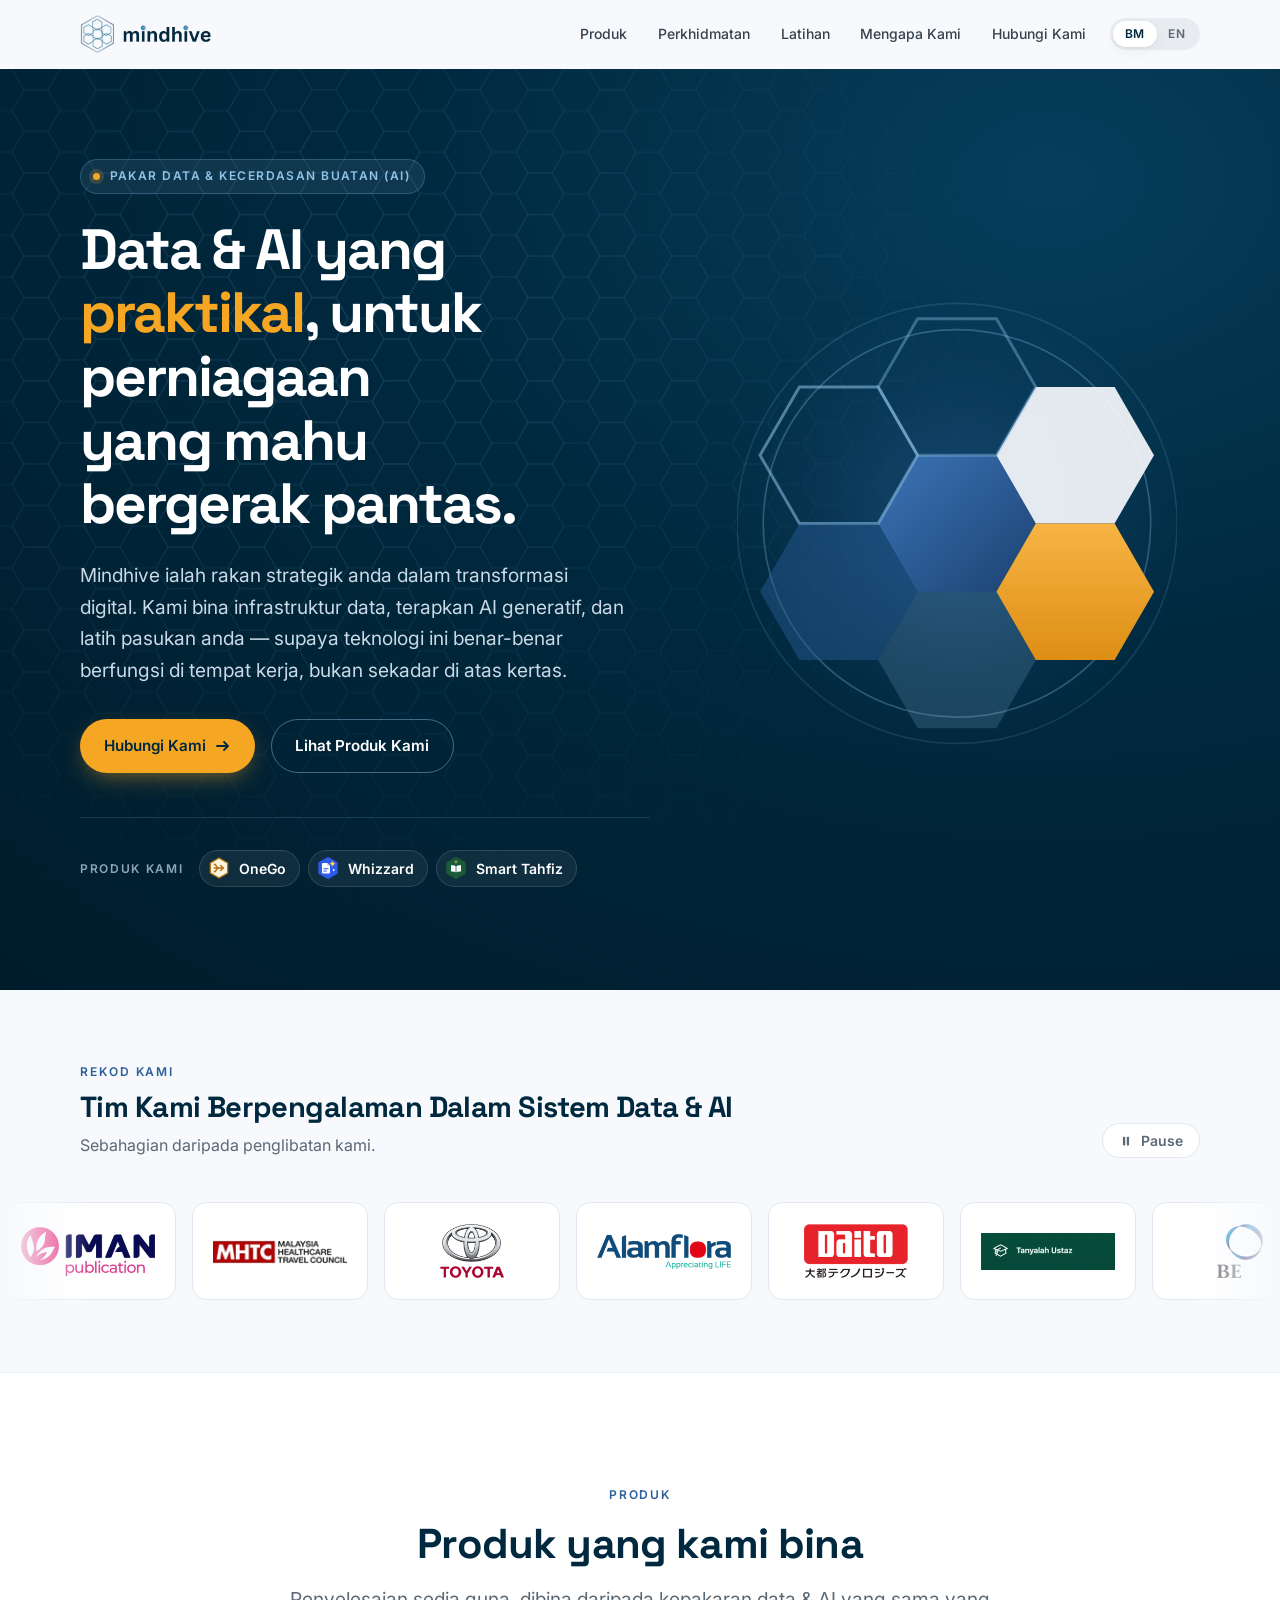
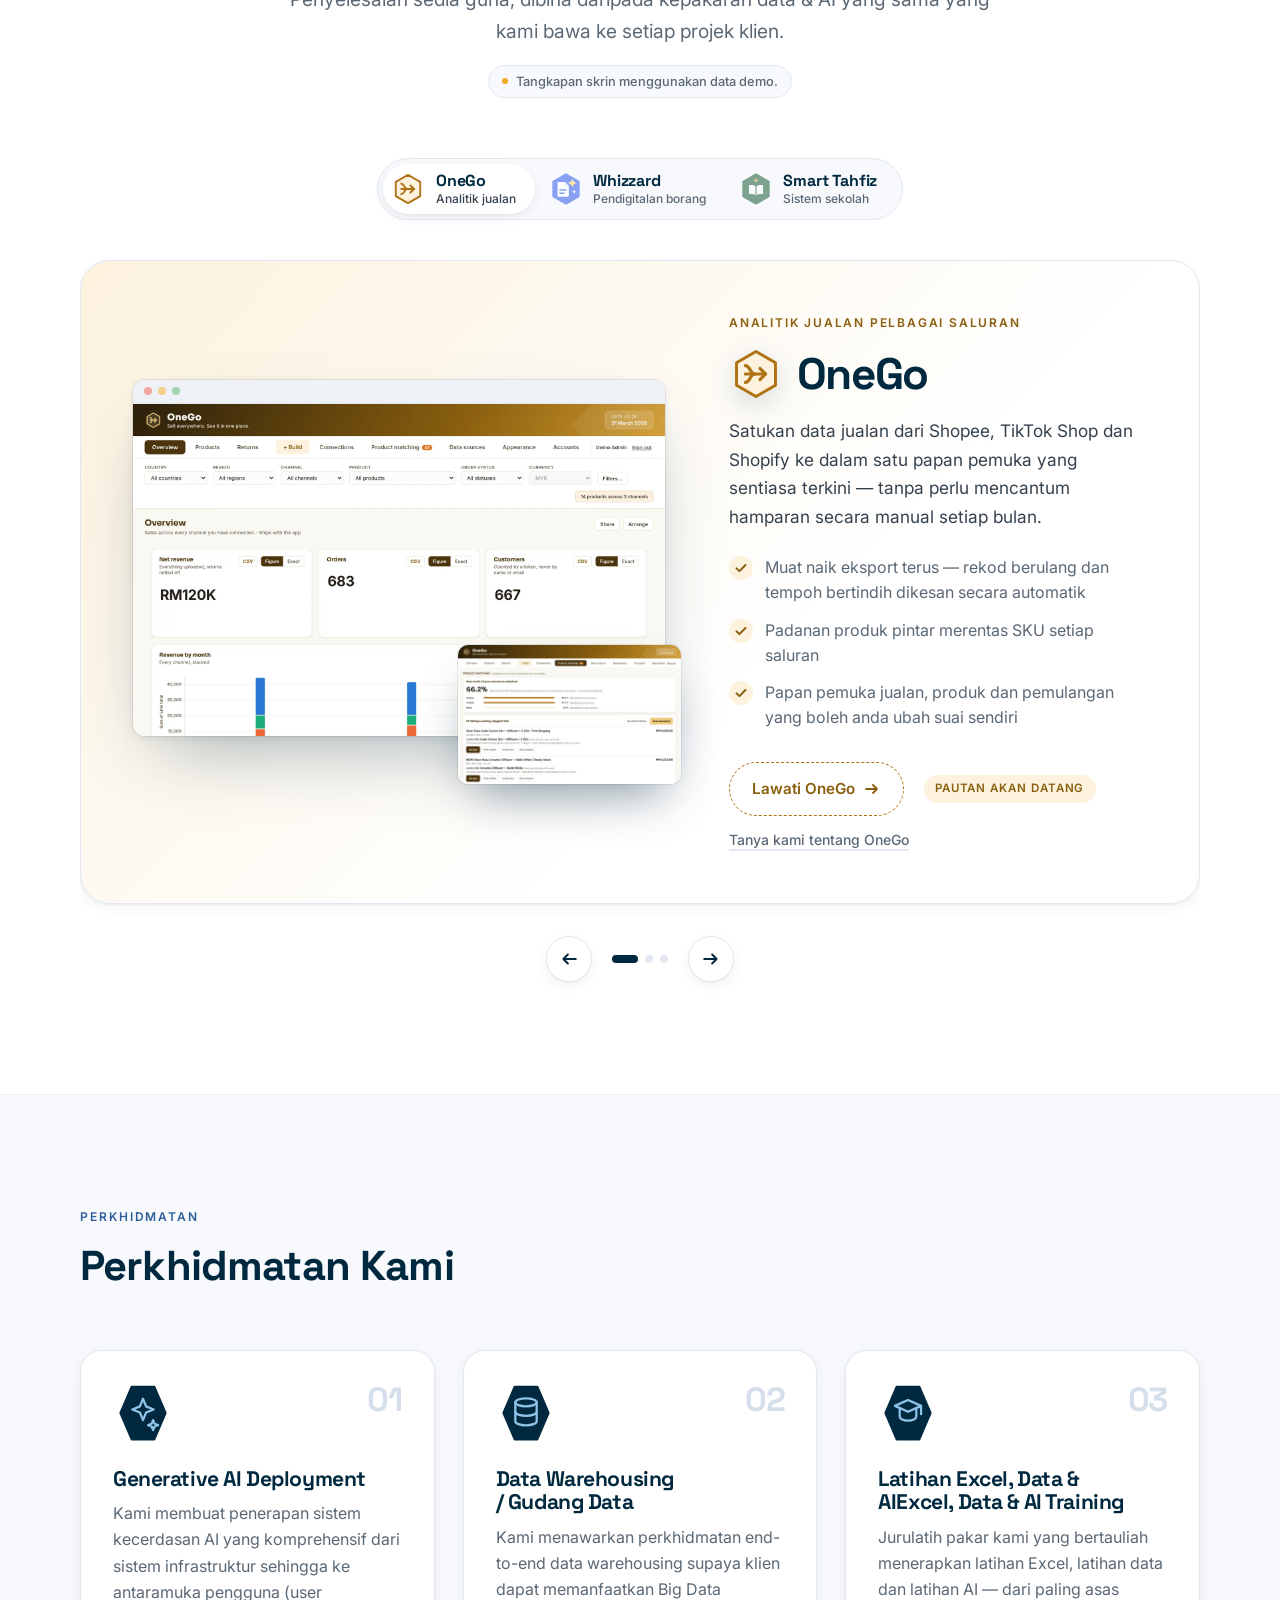
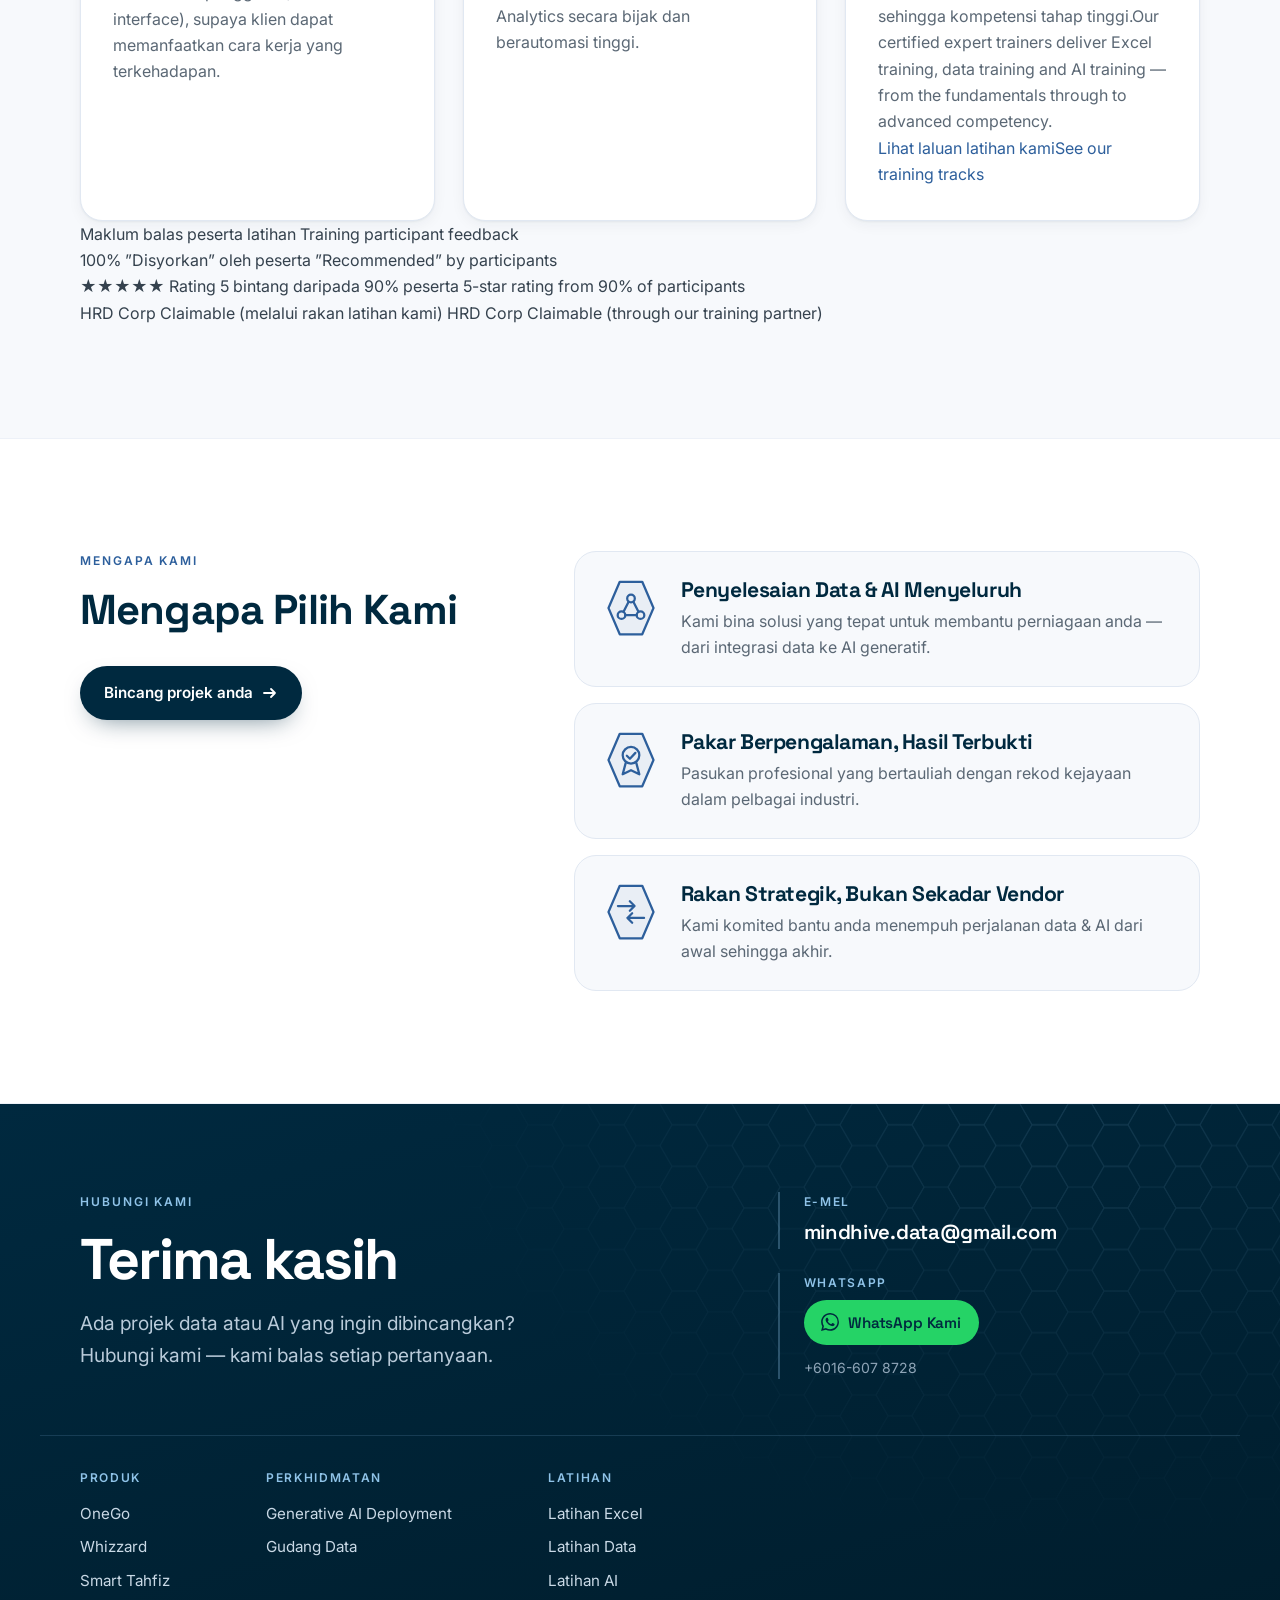
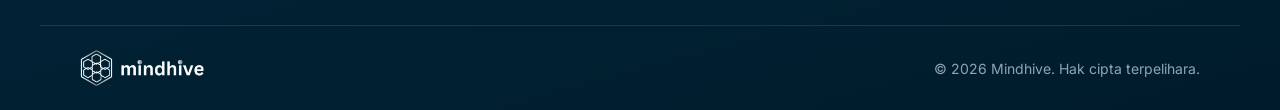
<file: index.html>
<!DOCTYPE html>
<html lang="ms">
<head>
<meta charset="utf-8">
<meta name="viewport" content="width=device-width, initial-scale=1">
<title>Mindhive — Latihan Excel, Data &amp; AI | Pakar Data &amp; Kecerdasan Buatan</title>
<meta name="description" content="Mindhive menawarkan latihan Excel, latihan data dan latihan AI bertauliah, serta infrastruktur data &amp; AI generatif untuk perniagaan Malaysia.">
<meta name="theme-color" content="#00293F">
<link rel="canonical" href="https://www.mindhive.my/">
<link rel="alternate" hreflang="ms-MY" href="https://www.mindhive.my/">
<link rel="alternate" hreflang="en-MY" href="https://www.mindhive.my/?lang=en">
<link rel="alternate" hreflang="x-default" href="https://www.mindhive.my/">
<link rel="icon" href="favicon.png" type="image/png" sizes="256x256">
<link rel="apple-touch-icon" href="favicon.png">
<meta property="og:type" content="website">
<meta property="og:url" content="https://www.mindhive.my/">
<meta property="og:site_name" content="Mindhive">
<meta property="og:title" content="Mindhive — Latihan Excel, Data &amp; AI | Pakar Data &amp; Kecerdasan Buatan">
<meta property="og:description" content="Latihan Excel, latihan data dan latihan AI bertauliah — ditambah infrastruktur data dan AI generatif untuk perniagaan Malaysia.">
<meta property="og:image" content="https://www.mindhive.my/logo.png">
<meta property="og:locale" content="ms_MY">
<meta property="og:locale:alternate" content="en_MY">
<meta name="twitter:card" content="summary">
<meta name="twitter:title" content="Mindhive — Excel, Data &amp; AI Training">
<meta name="twitter:description" content="Excel training, data training and AI training, plus data infrastructure and generative AI for Malaysian businesses.">
<meta name="twitter:image" content="https://www.mindhive.my/logo.png">
<link rel="preconnect" href="https://fonts.googleapis.com">
<link rel="preconnect" href="https://fonts.gstatic.com" crossorigin>
<link href="https://fonts.googleapis.com/css2?family=Space+Grotesk:wght@500;600;700&amp;family=Inter:wght@400;500;600;700&amp;display=swap" rel="stylesheet">
<link rel="stylesheet" href="styles.css">
<script type="application/ld+json">
{
  "@context": "https://schema.org",
  "@type": "ProfessionalService",
  "name": "Mindhive",
  "url": "https://www.mindhive.my/",
  "logo": "https://www.mindhive.my/logo.png",
  "image": "https://www.mindhive.my/logo.png",
  "description": "Mindhive is a Malaysian data & AI consultancy offering Excel training, data training and AI training, generative AI deployment, and data warehousing for businesses.",
  "areaServed": "MY",
  "email": "mindhive.data@gmail.com",
  "telephone": "+60166078728",
  "makesOffer": [
    {
      "@type": "Offer",
      "itemOffered": {
        "@type": "Course",
        "name": "Excel Training",
        "description": "Hands-on Microsoft Excel training for teams, from fundamentals through advanced data analysis, delivered by certified trainers."
      }
    },
    {
      "@type": "Offer",
      "itemOffered": {
        "@type": "Course",
        "name": "Data Training",
        "description": "Data skills training covering data literacy, data analysis and data tooling for business teams."
      }
    },
    {
      "@type": "Offer",
      "itemOffered": {
        "@type": "Course",
        "name": "AI Training",
        "description": "Practical AI training for business teams, from AI fundamentals to applied generative AI use cases."
      }
    },
    {
      "@type": "Offer",
      "itemOffered": {
        "@type": "Service",
        "name": "Generative AI Deployment",
        "description": "End-to-end deployment of generative AI systems, from infrastructure to user interface."
      }
    },
    {
      "@type": "Offer",
      "itemOffered": {
        "@type": "Service",
        "name": "Data Warehousing",
        "description": "End-to-end data warehousing so businesses can run big data analytics with high automation."
      }
    }
  ]
}
</script>
</head>
<body>

<!-- Shared SVG defs: the honeycomb tile behind the hero + footer, and one
     mark per product so every place that shows a product uses the same drawing. -->
<svg class="svgdefs" aria-hidden="true" focusable="false" width="0" height="0">
  <defs>
    <pattern id="comb" width="72" height="41.57" patternUnits="userSpaceOnUse">
      <g fill="none" stroke="#8FC3E8" stroke-width="1">
        <path d="M-24 20.78 -12 0 12 0 24 20.78 12 41.57 -12 41.57Z"/>
        <path d="M48 20.78 60 0 84 0 96 20.78 84 41.57 60 41.57Z"/>
        <path d="M12 0 24 -20.78 48 -20.78 60 0 48 20.78 24 20.78Z"/>
        <path d="M12 41.57 24 20.78 48 20.78 60 41.57 48 62.35 24 62.35Z"/>
      </g>
    </pattern>

    <!-- OneGo: channels merging into one arrow, in a honey cell (the product's own mark) -->
    <symbol id="mk-onego" viewBox="0 0 48 48">
      <path d="M24 4 41.3 14V34L24 44 6.7 34V14Z" fill="#FCF2DE" stroke="#B07314" stroke-width="2.6" stroke-linejoin="round"/>
      <g fill="none" stroke="#B07314" stroke-width="2.8" stroke-linecap="round" stroke-linejoin="round">
        <path d="M14.5 16.5C19 16.5 18.5 24 23 24"/>
        <path d="M14.5 31.5C19 31.5 18.5 24 23 24"/>
        <path d="M14.5 24H32.5"/>
        <path d="M27.5 19L32.5 24L27.5 29"/>
      </g>
    </symbol>

    <!-- Whizzard: a document with a spark, in a blue cell (the product's own mark) -->
    <symbol id="mk-whizzard" viewBox="0 0 48 48">
      <path d="M24 3.5 41.8 13.75V34.25L24 44.5 6.2 34.25V13.75Z" fill="#2F5BEA" stroke="#2F5BEA" stroke-width="3" stroke-linejoin="round"/>
      <path d="M14 14h8.5L28 19.5V33a2 2 0 0 1-2 2H14a2 2 0 0 1-2-2V16a2 2 0 0 1 2-2Z" fill="#fff"/>
      <path d="M22.5 14v4a1.5 1.5 0 0 0 1.5 1.5H28Z" fill="#B9CBFA"/>
      <path d="M15.5 25.5h8.5M15.5 30h5.5" stroke="#2F5BEA" stroke-width="2.2" stroke-linecap="round"/>
      <path d="M33 9.5C34.08 12.98 35.52 14.42 39 15.5C35.52 16.58 34.08 18.02 33 21.5C31.92 18.02 30.48 16.58 27 15.5C30.48 14.42 31.92 12.98 33 9.5Z" fill="#FFD66B"/>
      <path d="M35.5 25C36.04 26.74 36.76 27.46 38.5 28C36.76 28.54 36.04 29.26 35.5 31C34.96 29.26 34.24 28.54 32.5 28C34.24 27.46 34.96 26.74 35.5 25Z" fill="#fff"/>
    </symbol>

    <!-- Smart Tahfiz: an open book with a spark, in a green cell -->
    <symbol id="mk-tahfiz" viewBox="0 0 48 48">
      <path d="M24 3.5 41.8 13.75V34.25L24 44.5 6.2 34.25V13.75Z" fill="#1A5C38" stroke="#1A5C38" stroke-width="3" stroke-linejoin="round"/>
      <path d="M24 20.5c-2.9-1.9-6.6-2.5-10-1.9v12.6c3.4-.6 7.1 0 10 1.9 2.9-1.9 6.6-2.5 10-1.9V18.6c-3.4-.6-7.1 0-10 1.9Z" fill="#fff"/>
      <path d="M24 20.5v12.6" stroke="#1A5C38" stroke-width="1.6" stroke-linecap="round"/>
      <path d="M24 8.5c.62 2 1.45 2.83 3.45 3.45-2 .62-2.83 1.45-3.45 3.45-.62-2-1.45-2.83-3.45-3.45 2-.62 2.83-1.45 3.45-3.45Z" fill="#E7B04A"/>
    </symbol>

    <symbol id="ico-arrow" viewBox="0 0 16 16">
      <path d="M2 8h11M9 4l4 4-4 4" fill="none" stroke="currentColor" stroke-width="1.8" stroke-linecap="round" stroke-linejoin="round"/>
    </symbol>
    <symbol id="ico-check" viewBox="0 0 20 20">
      <path d="M5 10.4l3.2 3.1L15 6.6" fill="none" stroke="currentColor" stroke-width="2.2" stroke-linecap="round" stroke-linejoin="round"/>
    </symbol>
  </defs>
</svg>

<a class="skip" href="#main">
  <span data-lang="ms">Terus ke kandungan utama</span>
  <span data-lang="en">Skip to main content</span>
</a>

<!-- ============ NAV ============ -->
<header class="nav" id="nav">
  <div class="wrap nav__inner">
    <a class="brand" href="#top" aria-label="Mindhive">
      <img class="brand__img" src="logo.png" width="454" height="132" alt="" fetchpriority="high" decoding="async">
    </a>

    <nav class="nav__links" id="navlinks" aria-label="Utama">
      <a href="#products"><span data-lang="ms">Produk</span><span data-lang="en">Products</span></a>
      <a href="#services"><span data-lang="ms">Perkhidmatan</span><span data-lang="en">Services</span></a>
      <a href="training.html"><span data-lang="ms">Latihan</span><span data-lang="en">Training</span></a>
      <a href="#why"><span data-lang="ms">Mengapa Kami</span><span data-lang="en">Why Us</span></a>
      <a href="#contact"><span data-lang="ms">Hubungi Kami</span><span data-lang="en">Contact Us</span></a>
    </nav>

    <div class="nav__end">
      <div class="langtoggle" role="group" id="langtoggle" aria-label="Bahasa / Language">
        <button type="button" data-setlang="ms" aria-pressed="true" lang="ms">BM</button>
        <button type="button" data-setlang="en" aria-pressed="false" lang="en">EN</button>
      </div>
      <button class="burger" type="button" id="burger" aria-expanded="false" aria-controls="navlinks" aria-label="Menu">
        <span></span><span></span><span></span>
      </button>
    </div>
  </div>
</header>

<main id="main">

<!-- ============ HERO ============ -->
<section class="hero" id="top">
  <div class="hero__bg" aria-hidden="true">
    <svg class="combpattern" aria-hidden="true" focusable="false">
      <rect width="100%" height="100%" fill="url(#comb)"/>
    </svg>
  </div>

  <div class="wrap hero__inner">
    <div class="hero__copy">
      <p class="hero__eyebrow">
        <span class="hero__eyebrow-dot" aria-hidden="true"></span>
        <span data-lang="ms">Pakar Data &amp; Kecerdasan Buatan (AI)</span>
        <span data-lang="en">Data &amp; Artificial Intelligence (AI) Specialists</span>
      </p>

      <h1 class="hero__title">
        <span data-lang="ms">Data &amp; AI yang <em>praktikal</em>, untuk perniagaan yang mahu bergerak pantas.</span>
        <span data-lang="en">Practical data &amp; AI for businesses <em>ready to move</em>.</span>
      </h1>

      <p class="hero__lede">
        <span data-lang="ms">Mindhive ialah rakan strategik anda dalam transformasi digital. Kami bina infrastruktur data, terapkan AI generatif, dan latih pasukan anda — supaya teknologi ini benar-benar berfungsi di tempat kerja, bukan sekadar di atas kertas.</span>
        <span data-lang="en">Mindhive is your strategic partner in digital transformation. We build the data infrastructure, deploy generative AI, and train your people — so the technology genuinely works where the work happens, not just on paper.</span>
      </p>

      <div class="hero__cta">
        <a class="btn btn--amber" href="#contact">
          <span data-lang="ms">Hubungi Kami</span>
          <span data-lang="en">Contact Us</span>
          <svg aria-hidden="true" focusable="false"><use href="#ico-arrow"/></svg>
        </a>
        <a class="btn btn--ghost" href="#products">
          <span data-lang="ms">Lihat Produk Kami</span>
          <span data-lang="en">Explore Our Products</span>
        </a>
      </div>

      <div class="hero__products">
        <span class="hero__products-lab"><span data-lang="ms">Produk kami</span><span data-lang="en">Our products</span></span>
        <ul class="hero__chips">
          <li><a class="pchip" href="#onego"><svg aria-hidden="true" focusable="false"><use href="#mk-onego"/></svg>OneGo</a></li>
          <li><a class="pchip" href="#whizzard"><svg aria-hidden="true" focusable="false"><use href="#mk-whizzard"/></svg>Whizzard</a></li>
          <li><a class="pchip" href="#smart-tahfiz"><svg aria-hidden="true" focusable="false"><use href="#mk-tahfiz"/></svg>Smart Tahfiz</a></li>
        </ul>
      </div>
    </div>

    <!-- Signature moment: honeycomb flower -->
    <div class="hero__art" aria-hidden="true">
      <svg viewBox="-134 -144 268 288" focusable="false">
        <defs>
          <linearGradient id="cellA" x1="0" y1="0" x2="1" y2="1">
            <stop offset="0" stop-color="#3C74B6"/><stop offset="1" stop-color="#1B4272"/>
          </linearGradient>
          <linearGradient id="cellB" x1="0" y1="0" x2="0" y2="1">
            <stop offset="0" stop-color="#F7B444"/><stop offset="1" stop-color="#DE8E14"/>
          </linearGradient>
          <radialGradient id="glow" cx=".5" cy=".5" r=".5">
            <stop offset="0" stop-color="#2D5F9C" stop-opacity=".5"/>
            <stop offset=".65" stop-color="#2D5F9C" stop-opacity=".12"/>
            <stop offset="1" stop-color="#2D5F9C" stop-opacity="0"/>
          </radialGradient>
        </defs>

        <circle cx="0" cy="0" r="140" fill="url(#glow)"/>
        <circle cx="0" cy="0" r="118" fill="none" stroke="#8FC3E8" stroke-width="1" opacity=".3"/>
        <circle cx="0" cy="0" r="134" fill="none" stroke="#8FC3E8" stroke-width="1" opacity=".14"/>

        <g class="flower">
          <path class="cell" style="--i:0" d="M-48 0 -24 -41.57 24 -41.57 48 0 24 41.57 -24 41.57Z" fill="url(#cellA)"/>
          <path class="cell" style="--i:1" d="M24 -41.57 48 -83.14 96 -83.14 120 -41.57 96 0 48 0Z" fill="#F7F9FC" opacity=".92"/>
          <path class="cell" style="--i:2" d="M24 41.57 48 0 96 0 120 41.57 96 83.14 48 83.14Z" fill="url(#cellB)"/>
          <path class="cell" style="--i:3" d="M-120 -41.57 -96 -83.14 -48 -83.14 -24 -41.57 -48 0 -96 0Z" fill="none" stroke="#8FC3E8" stroke-width="1.8" opacity=".55"/>
          <path class="cell" style="--i:4" d="M-120 41.57 -96 0 -48 0 -24 41.57 -48 83.14 -96 83.14Z" fill="#2D5F9C" opacity=".42"/>
          <path class="cell" style="--i:5" d="M-48 -83.14 -24 -124.71 24 -124.71 48 -83.14 24 -41.57 -24 -41.57Z" fill="none" stroke="#8FC3E8" stroke-width="1.8" opacity=".38"/>
          <path class="cell" style="--i:6" d="M-48 83.14 -24 41.57 24 41.57 48 83.14 24 124.71 -24 124.71Z" fill="#8FC3E8" opacity=".18"/>
        </g>
      </svg>
    </div>
  </div>
</section>

<!-- ============ TRACK RECORD (client strip) ============ -->
<section class="clients" id="track">
  <div class="wrap">
    <header class="clients__head">
      <div>
        <p class="eyebrow"><span data-lang="ms">Rekod Kami</span><span data-lang="en">Track Record</span></p>
        <h2 class="clients__title">
          <span data-lang="ms">Tim Kami Berpengalaman Dalam Sistem Data &amp; AI</span>
          <span data-lang="en">Our Track Record in Data &amp; AI Systems</span>
        </h2>
        <p class="clients__lede">
          <span data-lang="ms">Sebahagian daripada penglibatan kami.</span>
          <span data-lang="en">A selection of our engagements.</span>
        </p>
      </div>
      <button class="marquee__btn" type="button" id="marqueebtn">
        <svg class="marquee__ico" viewBox="0 0 16 16" aria-hidden="true" focusable="false">
          <g class="ico-pause"><rect x="4.5" y="3" width="2.6" height="10" rx="1"/><rect x="8.9" y="3" width="2.6" height="10" rx="1"/></g>
          <path class="ico-play" d="M5 3.4v9.2l8-4.6Z"/>
        </svg>
        <span class="lbl lbl--pause"><span data-lang="ms">Pause</span><span data-lang="en">Pause</span></span>
        <span class="lbl lbl--play"><span data-lang="ms">Play</span><span data-lang="en">Play</span></span>
      </button>
    </header>
  </div>

  <div class="marquee" id="marquee">
    <div class="marquee__track">
        <ul class="crow">
          <li class="ctile"><img src="clients/iman.png" width="260" height="95" alt="IMAN Publication" loading="lazy" decoding="async"></li>
          <li class="ctile"><img src="clients/mhtc.png" width="140" height="27" alt="MHTC — Malaysia Healthcare Travel Council" loading="lazy" decoding="async"></li>
          <li class="ctile"><img src="clients/toyota.png" width="125" height="104" alt="Toyota" loading="lazy" decoding="async"></li>
          <li class="ctile"><img src="clients/alamflora.png" width="260" height="67" alt="Alamflora" loading="lazy" decoding="async"></li>
          <li class="ctile"><img src="clients/daito.png" width="202" height="104" alt="Daito" loading="lazy" decoding="async"></li>
          <li class="ctile"><img src="clients/tanyalah-ustaz.png" width="260" height="72" alt="Tanyalah Ustaz" loading="lazy" decoding="async"></li>
          <li class="ctile"><img src="clients/be.png" width="88" height="104" alt="BE" loading="lazy" decoding="async"></li>
          <li class="ctile"><img src="clients/proton.png" width="138" height="104" alt="Proton" loading="lazy" decoding="async"></li>
          <li class="ctile"><img src="clients/mpj.png" width="104" height="104" alt="MPJ — Majlis Perbandaran Jasin" loading="lazy" decoding="async"></li>
          <li class="ctile"><img src="clients/matrixc.png" width="260" height="65" alt="matrixC Academy" loading="lazy" decoding="async"></li>
        </ul>
        <ul class="crow" aria-hidden="true">
          <li class="ctile"><img src="clients/iman.png" width="260" height="95" alt="" loading="lazy" decoding="async"></li>
          <li class="ctile"><img src="clients/mhtc.png" width="140" height="27" alt="" loading="lazy" decoding="async"></li>
          <li class="ctile"><img src="clients/toyota.png" width="125" height="104" alt="" loading="lazy" decoding="async"></li>
          <li class="ctile"><img src="clients/alamflora.png" width="260" height="67" alt="" loading="lazy" decoding="async"></li>
          <li class="ctile"><img src="clients/daito.png" width="202" height="104" alt="" loading="lazy" decoding="async"></li>
          <li class="ctile"><img src="clients/tanyalah-ustaz.png" width="260" height="72" alt="" loading="lazy" decoding="async"></li>
          <li class="ctile"><img src="clients/be.png" width="88" height="104" alt="" loading="lazy" decoding="async"></li>
          <li class="ctile"><img src="clients/proton.png" width="138" height="104" alt="" loading="lazy" decoding="async"></li>
          <li class="ctile"><img src="clients/mpj.png" width="104" height="104" alt="" loading="lazy" decoding="async"></li>
          <li class="ctile"><img src="clients/matrixc.png" width="260" height="65" alt="" loading="lazy" decoding="async"></li>
        </ul>
    </div>
  </div>
</section>

<!-- ============ PRODUCTS ============
     A carousel: one product per slide, picked with the tabs, the arrows or a
     swipe (see script.js). Without JavaScript the slides simply stack.

     Each product's "Visit" link is an <a> with NO href on purpose: it renders
     as an inert placeholder with a "coming soon" note. When a product's site is
     ready, add href="https://…" to its .plink — the note hides itself and the
     button becomes live. No other change needed. -->
<section class="section section--paper" id="products">
  <div class="wrap">
    <header class="shead shead--center">
      <p class="eyebrow"><span data-lang="ms">Produk</span><span data-lang="en">Products</span></p>
      <h2 id="products-title"><span data-lang="ms">Produk yang kami bina</span><span data-lang="en">Products we've built</span></h2>
      <p class="shead__lede">
        <span data-lang="ms">Penyelesaian sedia guna, dibina daripada kepakaran data &amp; AI yang sama yang kami bawa ke setiap projek klien.</span>
        <span data-lang="en">Ready-to-use solutions, built on the same data &amp; AI expertise we bring to every client project.</span>
      </p>
      <p class="shead__note">
        <span data-lang="ms">Tangkapan skrin menggunakan data demo.</span>
        <span data-lang="en">Screenshots show demo data.</span>
      </p>
    </header>

    <div class="pcar reveal" id="pcar" aria-labelledby="products-title">
      <div class="pcar__tabs" role="tablist" aria-labelledby="products-title">
        <button class="pcar__tab" type="button" role="tab" id="pcar-tab-onego" aria-controls="onego" aria-selected="true">
          <svg aria-hidden="true" focusable="false"><use href="#mk-onego"/></svg>
          <span class="pcar__tabtext">
            <span class="pcar__tabname">OneGo</span>
            <span class="pcar__tabkick"><span data-lang="ms">Analitik jualan</span><span data-lang="en">Sales analytics</span></span>
          </span>
        </button>
        <button class="pcar__tab" type="button" role="tab" id="pcar-tab-whizzard" aria-controls="whizzard" aria-selected="false" tabindex="-1">
          <svg aria-hidden="true" focusable="false"><use href="#mk-whizzard"/></svg>
          <span class="pcar__tabtext">
            <span class="pcar__tabname">Whizzard</span>
            <span class="pcar__tabkick"><span data-lang="ms">Pendigitalan borang</span><span data-lang="en">Form digitisation</span></span>
          </span>
        </button>
        <button class="pcar__tab" type="button" role="tab" id="pcar-tab-smart-tahfiz" aria-controls="smart-tahfiz" aria-selected="false" tabindex="-1">
          <svg aria-hidden="true" focusable="false"><use href="#mk-tahfiz"/></svg>
          <span class="pcar__tabtext">
            <span class="pcar__tabname">Smart Tahfiz</span>
            <span class="pcar__tabkick"><span data-lang="ms">Sistem sekolah</span><span data-lang="en">School system</span></span>
          </span>
        </button>
      </div>

      <div class="pcar__track" id="pcar-track">

        <!-- ---------- OneGo ---------- -->
        <article class="prod prod--onego" id="onego" aria-labelledby="onego-name">
          <div class="prod__media">
            <figure class="frame prod__shot">
              <div class="frame__bar"><i></i><i></i><i></i></div>
              <img src="products/onego-overview.webp" width="1600" height="1000" loading="lazy" decoding="async"
                   alt="Papan pemuka OneGo: hasil bersih, pesanan dan pelanggan, serta hasil bulanan mengikut saluran jualan"
                   data-alt-ms="Papan pemuka OneGo: hasil bersih, pesanan dan pelanggan, serta hasil bulanan mengikut saluran jualan"
                   data-alt-en="OneGo dashboard: net revenue, orders and customers, plus monthly revenue by sales channel">
            </figure>
            <figure class="frame frame--sm prod__inset">
              <img src="products/onego-matching.webp" width="960" height="600" loading="lazy" decoding="async"
                   alt="Skrin padanan produk OneGo: peratus hasil yang dipadankan bagi setiap saluran"
                   data-alt-ms="Skrin padanan produk OneGo: peratus hasil yang dipadankan bagi setiap saluran"
                   data-alt-en="OneGo product matching screen: share of revenue matched per channel">
            </figure>
          </div>

          <div class="prod__body">
            <p class="prod__kicker">
              <span data-lang="ms">Analitik jualan pelbagai saluran</span>
              <span data-lang="en">Multi-channel sales analytics</span>
            </p>
            <h3 class="prod__name" id="onego-name">
              <svg class="prod__mark" aria-hidden="true" focusable="false"><use href="#mk-onego"/></svg>
              OneGo
            </h3>
            <p class="prod__lede">
              <span data-lang="ms">Satukan data jualan dari Shopee, TikTok Shop dan Shopify ke dalam satu papan pemuka yang sentiasa terkini — tanpa perlu mencantum hamparan secara manual setiap bulan.</span>
              <span data-lang="en">Bring your Shopee, TikTok Shop and Shopify sales into one dashboard that stays current — no more stitching spreadsheets together every month.</span>
            </p>
            <ul class="prod__feats">
              <li><svg aria-hidden="true" focusable="false"><use href="#ico-check"/></svg>
                <span data-lang="ms">Muat naik eksport terus — rekod berulang dan tempoh bertindih dikesan secara automatik</span>
                <span data-lang="en">Drop in raw exports — duplicates and overlapping periods are caught automatically</span></li>
              <li><svg aria-hidden="true" focusable="false"><use href="#ico-check"/></svg>
                <span data-lang="ms">Padanan produk pintar merentas SKU setiap saluran</span>
                <span data-lang="en">Smart product matching across every channel's SKUs</span></li>
              <li><svg aria-hidden="true" focusable="false"><use href="#ico-check"/></svg>
                <span data-lang="ms">Papan pemuka jualan, produk dan pemulangan yang boleh anda ubah suai sendiri</span>
                <span data-lang="en">Sales, product and returns dashboards you can tailor yourself</span></li>
            </ul>
            <div class="prod__cta">
              <a class="plink" data-product="onego">
                <span data-lang="ms">Lawati OneGo</span><span data-lang="en">Visit OneGo</span>
                <svg aria-hidden="true" focusable="false"><use href="#ico-arrow"/></svg>
              </a>
              <span class="plink__soon"><span data-lang="ms">Pautan akan datang</span><span data-lang="en">Link coming soon</span></span>
              <a class="prod__ask" href="#contact"><span data-lang="ms">Tanya kami tentang OneGo</span><span data-lang="en">Ask us about OneGo</span></a>
            </div>
          </div>
        </article>

        <!-- ---------- Whizzard ---------- -->
        <article class="prod prod--whizzard" id="whizzard" aria-labelledby="whizzard-name">
          <div class="prod__media">
            <figure class="frame prod__shot">
              <div class="frame__bar"><i></i><i></i><i></i></div>
              <img src="products/whizzard-verified.webp" width="1600" height="1000" loading="lazy" decoding="async"
                   alt="Whizzard: pesanan penghantaran yang diimbas di sebelah data yang telah diekstrak dan disahkan"
                   data-alt-ms="Whizzard: pesanan penghantaran yang diimbas di sebelah data yang telah diekstrak dan disahkan"
                   data-alt-en="Whizzard: a scanned delivery order beside the extracted, verified data">
            </figure>
            <figure class="frame frame--sm prod__inset">
              <img src="products/whizzard-documents.webp" width="960" height="600" loading="lazy" decoding="async"
                   alt="Senarai dokumen Whizzard dengan status setiap borang"
                   data-alt-ms="Senarai dokumen Whizzard dengan status setiap borang"
                   data-alt-en="Whizzard document list showing each form's status">
            </figure>
          </div>

          <div class="prod__body">
            <p class="prod__kicker">
              <span data-lang="ms">Pendigitalan borang dengan AI</span>
              <span data-lang="en">AI form digitisation</span>
            </p>
            <h3 class="prod__name" id="whizzard-name">
              <svg class="prod__mark" aria-hidden="true" focusable="false"><use href="#mk-whizzard"/></svg>
              Whizzard
            </h3>
            <p class="prod__lede">
              <span data-lang="ms">Ambil gambar borang kertas, dan Whizzard menukarnya kepada data berstruktur yang telah disemak — sedia untuk dieksport ke sistem anda.</span>
              <span data-lang="en">Photograph a paper form and Whizzard turns it into clean, checked, structured data — ready to export into your own systems.</span>
            </p>
            <ul class="prod__feats">
              <li><svg aria-hidden="true" focusable="false"><use href="#ico-check"/></svg>
                <span data-lang="ms">Imbas dari telefon — beberapa foto atau satu PDF menjadi satu dokumen</span>
                <span data-lang="en">Scan from a phone — several photos or one PDF become one document</span></li>
              <li><svg aria-hidden="true" focusable="false"><use href="#ico-check"/></svg>
                <span data-lang="ms">Sediakan jenis borang baharu daripada satu sampel — AI mencadangkan medannya</span>
                <span data-lang="en">Set up a new form type from one sample — the AI proposes the fields</span></li>
              <li><svg aria-hidden="true" focusable="false"><use href="#ico-check"/></svg>
                <span data-lang="ms">Semakan automatik menanda nilai yang meragukan untuk disahkan oleh manusia</span>
                <span data-lang="en">Automatic checks flag doubtful values for a person to verify</span></li>
            </ul>
            <div class="prod__cta">
              <a class="plink" data-product="whizzard">
                <span data-lang="ms">Lawati Whizzard</span><span data-lang="en">Visit Whizzard</span>
                <svg aria-hidden="true" focusable="false"><use href="#ico-arrow"/></svg>
              </a>
              <span class="plink__soon"><span data-lang="ms">Pautan akan datang</span><span data-lang="en">Link coming soon</span></span>
              <a class="prod__ask" href="#contact"><span data-lang="ms">Tanya kami tentang Whizzard</span><span data-lang="en">Ask us about Whizzard</span></a>
            </div>
          </div>
        </article>

        <!-- ---------- Smart Tahfiz ---------- -->
        <article class="prod prod--tahfiz" id="smart-tahfiz" aria-labelledby="tahfiz-name">
          <div class="prod__media">
            <figure class="frame prod__shot">
              <div class="frame__bar"><i></i><i></i><i></i></div>
              <img src="products/smart-tahfiz-dashboard.webp" width="1600" height="1000" loading="lazy" decoding="async"
                   alt="Papan pemuka Smart Tahfiz: pelajar aktif, kehadiran bulanan, purata juzuk dan kehadiran tujuh hari"
                   data-alt-ms="Papan pemuka Smart Tahfiz: pelajar aktif, kehadiran bulanan, purata juzuk dan kehadiran tujuh hari"
                   data-alt-en="Smart Tahfiz dashboard: active students, monthly attendance, average juzuk and seven-day attendance">
            </figure>
            <figure class="frame frame--sm prod__inset">
              <img src="products/smart-tahfiz-hafazan.webp" width="960" height="600" loading="lazy" decoding="async"
                   alt="Rekod hafazan Smart Tahfiz: ringkasan kemajuan pelajar mengikut juzuk"
                   data-alt-ms="Rekod hafazan Smart Tahfiz: ringkasan kemajuan pelajar mengikut juzuk"
                   data-alt-en="Smart Tahfiz hafazan record: a student's progress summary by juzuk">
            </figure>
          </div>

          <div class="prod__body">
            <p class="prod__kicker">
              <span data-lang="ms">Sistem Sekolah Pintar</span>
              <span data-lang="en">Smart School System</span>
            </p>
            <h3 class="prod__name" id="tahfiz-name">
              <svg class="prod__mark" aria-hidden="true" focusable="false"><use href="#mk-tahfiz"/></svg>
              Smart Tahfiz
            </h3>
            <p class="prod__lede">
              <span data-lang="ms">Sistem pengurusan sekolah tahfiz yang menyeluruh — jejak hafazan hingga ke peringkat ayat, rekod kehadiran, dan pantau setiap sekolah dari satu portal.</span>
              <span data-lang="en">End-to-end management for tahfiz schools — track hafazan down to the ayat, record attendance, and oversee every school from one portal.</span>
            </p>
            <ul class="prod__feats">
              <li><svg aria-hidden="true" focusable="false"><use href="#ico-check"/></svg>
                <span data-lang="ms">Rekod hafazan mengikut ayat, dengan kemajuan hafalan pertama dan ulangan</span>
                <span data-lang="en">Ayat-level hafazan records, with first-pass and revision progress</span></li>
              <li><svg aria-hidden="true" focusable="false"><use href="#ico-check"/></svg>
                <span data-lang="ms">Kehadiran harian bagi sesi pagi dan petang</span>
                <span data-lang="en">Daily attendance for morning and afternoon sessions</span></li>
              <li><svg aria-hidden="true" focusable="false"><use href="#ico-check"/></svg>
                <span data-lang="ms">Akses mengikut peranan untuk guru, pentadbir sekolah, pengurusan dan pelajar</span>
                <span data-lang="en">Role-based access for teachers, school admins, management and students</span></li>
            </ul>
            <div class="prod__cta">
              <a class="plink" data-product="smart-tahfiz">
                <span data-lang="ms">Lawati Smart Tahfiz</span><span data-lang="en">Visit Smart Tahfiz</span>
                <svg aria-hidden="true" focusable="false"><use href="#ico-arrow"/></svg>
              </a>
              <span class="plink__soon"><span data-lang="ms">Pautan akan datang</span><span data-lang="en">Link coming soon</span></span>
              <a class="prod__ask" href="#contact"><span data-lang="ms">Tanya kami tentang Smart Tahfiz</span><span data-lang="en">Ask us about Smart Tahfiz</span></a>
            </div>
          </div>
        </article>

      </div>

      <div class="pcar__foot">
        <button class="pcar__arrow pcar__arrow--prev" type="button" data-step="-1" aria-controls="pcar-track">
          <svg aria-hidden="true" focusable="false"><use href="#ico-arrow"/></svg>
          <span class="vh"><span data-lang="ms">Produk sebelumnya</span><span data-lang="en">Previous product</span></span>
        </button>
        <div class="pcar__dots" aria-hidden="true"><i class="is-on"></i><i></i><i></i></div>
        <button class="pcar__arrow pcar__arrow--next" type="button" data-step="1" aria-controls="pcar-track">
          <svg aria-hidden="true" focusable="false"><use href="#ico-arrow"/></svg>
          <span class="vh"><span data-lang="ms">Produk seterusnya</span><span data-lang="en">Next product</span></span>
        </button>
      </div>
    </div>
  </div>
</section>

<!-- ============ SERVICES ============ -->
<section class="section" id="services">
  <div class="wrap">
    <header class="shead">
      <p class="eyebrow"><span data-lang="ms">Perkhidmatan</span><span data-lang="en">Services</span></p>
      <h2><span data-lang="ms">Perkhidmatan Kami</span><span data-lang="en">Our Services</span></h2>
    </header>

    <ol class="grid grid--3 svcgrid">
      <li class="card svc reveal">
        <div class="svc__top">
          <span class="hexicon hexicon--solid" aria-hidden="true">
            <svg viewBox="0 0 48 48" focusable="false">
              <path class="hexicon__frame" d="M15 3h18l9 21-9 21H15L6 24Z"/>
              <g class="hexicon__glyph" transform="translate(1.2 1.2) scale(0.95)">
                <path d="M24 12l2.6 6.4L33 21l-6.4 2.6L24 30l-2.6-6.4L15 21l6.4-2.6Z"/>
                <path d="M32.5 30l1.2 3 3 1.2-3 1.2-1.2 3-1.2-3-3-1.2 3-1.2Z"/>
              </g>
            </svg>
          </span>
          <span class="svc__num" aria-hidden="true">01</span>
        </div>
        <h3><span data-lang="ms">Generative AI Deployment</span><span data-lang="en">Generative AI Deployment</span></h3>
        <p><span data-lang="ms">Kami membuat penerapan sistem kecerdasan AI yang komprehensif dari sistem infrastruktur sehingga ke antaramuka pengguna (user interface), supaya klien dapat memanfaatkan cara kerja yang terkehadapan.</span><span data-lang="en">We deploy comprehensive AI systems, from backend infrastructure through to the user interface, so clients can put next-generation ways of working to use.</span></p>
      </li>

      <li class="card svc reveal">
        <div class="svc__top">
          <span class="hexicon hexicon--solid" aria-hidden="true">
            <svg viewBox="0 0 48 48" focusable="false">
              <path class="hexicon__frame" d="M15 3h18l9 21-9 21H15L6 24Z"/>
              <g class="hexicon__glyph" transform="translate(1.2 1.2) scale(0.95)">
                <ellipse cx="24" cy="15" rx="9" ry="3.4"/>
                <path d="M15 15v8c0 1.9 4 3.4 9 3.4s9-1.5 9-3.4v-8"/>
                <path d="M15 23v8c0 1.9 4 3.4 9 3.4s9-1.5 9-3.4v-8"/>
              </g>
            </svg>
          </span>
          <span class="svc__num" aria-hidden="true">02</span>
        </div>
        <h3><span data-lang="ms">Data Warehousing / Gudang Data</span><span data-lang="en">Data Warehousing</span></h3>
        <p><span data-lang="ms">Kami menawarkan perkhidmatan end-to-end data warehousing supaya klien dapat memanfaatkan Big Data Analytics secara bijak dan berautomasi tinggi.</span><span data-lang="en">We offer end-to-end data warehousing so clients can put Big Data Analytics to work, intelligently and with high automation.</span></p>
      </li>

      <li class="card svc reveal">
        <div class="svc__top">
          <span class="hexicon hexicon--solid" aria-hidden="true">
            <svg viewBox="0 0 48 48" focusable="false">
              <path class="hexicon__frame" d="M15 3h18l9 21-9 21H15L6 24Z"/>
              <g class="hexicon__glyph" transform="translate(1.2 1.2) scale(0.95)">
                <path d="M24 13l11 5-11 5-11-5Z"/>
                <path d="M17 20.2V27c0 2 3.1 3.4 7 3.4s7-1.4 7-3.4v-6.8"/>
                <path d="M35 18v7"/>
              </g>
            </svg>
          </span>
          <span class="svc__num" aria-hidden="true">03</span>
        </div>
        <h3><span data-lang=”ms”>Latihan Excel, Data &amp; AI</span><span data-lang=”en”>Excel, Data &amp; AI Training</span></h3>
        <p><span data-lang=”ms”>Jurulatih pakar kami yang bertauliah menerapkan latihan Excel, latihan data dan latihan AI — dari paling asas sehingga kompetensi tahap tinggi.</span><span data-lang=”en”>Our certified expert trainers deliver Excel training, data training and AI training — from the fundamentals through to advanced competency.</span></p>
        <p style=”margin-top:0.75rem”><a class=”prod__ask” href=”training.html”><span data-lang=”ms”>Lihat laluan latihan kami</span><span data-lang=”en”>See our training tracks</span></a></p>
      </li>
    </ol>

    <div class=”proof reveal”>
      <p class=”proof__lab”>
        <span data-lang=”ms”>Maklum balas peserta latihan</span>
        <span data-lang=”en”>Training participant feedback</span>
      </p>
      <div class=”stats”>
        <div class=”stat stat--amber”>
          <span class=”stat__fig”>100%</span>
          <span class=”stat__lab”>
            <span data-lang=”ms”>”Disyorkan” oleh peserta</span>
            <span data-lang=”en”>”Recommended” by participants</span>
          </span>
        </div>
        <div class=”stat”>
          <span class=”stat__fig” aria-hidden=”true”>★★★★★</span>
          <span class=”stat__lab”>
            <span data-lang=”ms”>Rating 5 bintang daripada 90% peserta</span>
            <span data-lang=”en”>5-star rating from 90% of participants</span>
          </span>
        </div>
      </div>
      <p class=”shead__note” style=”margin-top:1.25rem”>
        <span data-lang=”ms”>HRD Corp Claimable (melalui rakan latihan kami)</span>
        <span data-lang=”en”>HRD Corp Claimable (through our training partner)</span>
      </p>
    </div>
  </div>
</section>

<!-- ============ WHY US ============ -->
<section class="section section--paper" id="why">
  <div class="wrap why">
    <header class="shead why__head">
      <p class="eyebrow"><span data-lang="ms">Mengapa Kami</span><span data-lang="en">Why Us</span></p>
      <h2><span data-lang="ms">Mengapa Pilih Kami</span><span data-lang="en">Why Choose Us</span></h2>
      <a class="btn btn--navy" href="#contact">
        <span data-lang="ms">Bincang projek anda</span>
        <span data-lang="en">Discuss your project</span>
        <svg aria-hidden="true" focusable="false"><use href="#ico-arrow"/></svg>
      </a>
    </header>

    <ul class="why__list">
      <li class="whyitem reveal">
        <span class="hexicon" aria-hidden="true">
          <svg viewBox="0 0 48 48" focusable="false">
            <path class="hexicon__frame" d="M15 3h18l9 21-9 21H15L6 24Z"/>
            <g class="hexicon__glyph" transform="translate(1.2 1.2) scale(0.95)">
              <circle cx="24" cy="16" r="3.2"/><circle cx="16" cy="30" r="3.2"/><circle cx="32" cy="30" r="3.2"/>
              <path d="M22 18.7 17.8 27M26 18.7 30.2 27M19.2 30h9.6"/>
            </g>
          </svg>
        </span>
        <div>
          <h3><span data-lang="ms">Penyelesaian Data &amp; AI Menyeluruh</span><span data-lang="en">End-to-End Data &amp; AI Solutions</span></h3>
          <p><span data-lang="ms">Kami bina solusi yang tepat untuk membantu perniagaan anda — dari integrasi data ke AI generatif.</span><span data-lang="en">We build the right solution for your business — from data integration to generative AI.</span></p>
        </div>
      </li>

      <li class="whyitem reveal">
        <span class="hexicon" aria-hidden="true">
          <svg viewBox="0 0 48 48" focusable="false">
            <path class="hexicon__frame" d="M15 3h18l9 21-9 21H15L6 24Z"/>
            <g class="hexicon__glyph" transform="translate(1.2 1.2) scale(0.95)">
              <circle cx="24" cy="20" r="7"/>
              <path d="M20.5 20.4l2.6 2.6 4.6-5"/>
              <path d="M19.5 26.6 17 36l7-3.4L31 36l-2.5-9.4"/>
            </g>
          </svg>
        </span>
        <div>
          <h3><span data-lang="ms">Pakar Berpengalaman, Hasil Terbukti</span><span data-lang="en">Experienced Experts, Proven Results</span></h3>
          <p><span data-lang="ms">Pasukan profesional yang bertauliah dengan rekod kejayaan dalam pelbagai industri.</span><span data-lang="en">A certified professional team with a track record of success across industries.</span></p>
        </div>
      </li>

      <li class="whyitem reveal">
        <span class="hexicon" aria-hidden="true">
          <svg viewBox="0 0 48 48" focusable="false">
            <path class="hexicon__frame" d="M15 3h18l9 21-9 21H15L6 24Z"/>
            <g class="hexicon__glyph" transform="translate(1.2 1.2) scale(0.95)">
              <path d="M13 19h14M23 15l4 4-4 4"/>
              <path d="M35 29H21M25 25l-4 4 4 4"/>
            </g>
          </svg>
        </span>
        <div>
          <h3><span data-lang="ms">Rakan Strategik, Bukan Sekadar Vendor</span><span data-lang="en">A Strategic Partner, Not Just a Vendor</span></h3>
          <p><span data-lang="ms">Kami komited bantu anda menempuh perjalanan data &amp; AI dari awal sehingga akhir.</span><span data-lang="en">We're committed to supporting your data &amp; AI journey from start to finish.</span></p>
        </div>
      </li>
    </ul>
  </div>
</section>

</main>

<!-- ============ FOOTER / CONTACT ============ -->
<footer class="foot" id="contact">
  <div class="foot__bg" aria-hidden="true">
    <svg class="combpattern" aria-hidden="true" focusable="false">
      <rect width="100%" height="100%" fill="url(#comb)"/>
    </svg>
  </div>

  <div class="wrap foot__inner">
    <div class="foot__lead">
      <p class="eyebrow eyebrow--light"><span data-lang="ms">Hubungi Kami</span><span data-lang="en">Contact Us</span></p>
      <h2 class="foot__thanks"><span data-lang="ms">Terima kasih</span><span data-lang="en">Thank you</span></h2>
      <p class="foot__note">
        <span data-lang="ms">Ada projek data atau AI yang ingin dibincangkan? Hubungi kami — kami balas setiap pertanyaan.</span>
        <span data-lang="en">Have a data or AI project in mind? Get in touch — we reply to every enquiry.</span>
      </p>
    </div>

    <ul class="foot__contacts">
      <li>
        <span class="foot__lab"><span data-lang="ms">E-mel</span><span data-lang="en">Email</span></span>
        <a href="mailto:mindhive.data@gmail.com">mindhive.data@gmail.com</a>
      </li>
      <li>
        <span class="foot__lab">WhatsApp</span>
        <!-- One link per language so the pre-filled message matches the page
             language without JavaScript. -->
        <a class="wabtn" data-lang="ms" href="https://wa.me/60166078728?text=Salam%20Mindhive%2C%20saya%20ingin%20bertanya%20tentang%20perkhidmatan%20data%20%26%20AI%20anda." target="_blank" rel="noopener noreferrer">
          <svg class="wabtn__ico" viewBox="0 0 24 24" aria-hidden="true" focusable="false"><path d="M17.472 14.382c-.297-.149-1.758-.867-2.03-.967-.273-.099-.471-.148-.67.15-.197.297-.767.966-.94 1.164-.173.199-.347.223-.644.075-.297-.15-1.255-.463-2.39-1.475-.883-.788-1.48-1.761-1.653-2.059-.173-.297-.018-.458.13-.606.134-.133.347-.347.52-.52.174-.174.232-.298.347-.497.115-.198.057-.371-.03-.52-.086-.148-.66-1.591-.904-2.18-.239-.575-.48-.497-.66-.505-.171-.008-.367-.01-.563-.01-.196 0-.514.074-.783.372-.27.297-1.03 1.006-1.03 2.45 0 1.442 1.055 2.836 1.202 3.033.148.198 2.077 3.172 5.033 4.448.703.303 1.252.484 1.68.62.706.224 1.348.193 1.856.117.567-.085 1.758-.719 2.006-1.413.248-.694.248-1.29.173-1.414-.074-.124-.272-.198-.57-.347m-5.421 7.403h-.004a9.87 9.87 0 01-5.031-1.378l-.361-.214-3.741.982.998-3.648-.235-.374a9.86 9.86 0 01-1.51-5.26c.001-5.45 4.436-9.884 9.888-9.884 2.64 0 5.122 1.03 6.988 2.898a9.825 9.825 0 012.893 6.994c-.003 5.45-4.437 9.884-9.885 9.884m8.413-18.297A11.815 11.815 0 0012.05 0C5.495 0 .16 5.335.157 11.892c0 2.096.547 4.142 1.588 5.945L.057 24l6.305-1.654a11.882 11.882 0 005.683 1.448h.005c6.554 0 11.89-5.335 11.893-11.893a11.821 11.821 0 00-3.48-8.413Z"/></svg><span>WhatsApp Kami</span>
        </a>
        <a class="wabtn" data-lang="en" href="https://wa.me/60166078728?text=Hello%20Mindhive%2C%20I%20would%20like%20to%20enquire%20about%20your%20data%20%26%20AI%20services." target="_blank" rel="noopener noreferrer">
          <svg class="wabtn__ico" viewBox="0 0 24 24" aria-hidden="true" focusable="false"><path d="M17.472 14.382c-.297-.149-1.758-.867-2.03-.967-.273-.099-.471-.148-.67.15-.197.297-.767.966-.94 1.164-.173.199-.347.223-.644.075-.297-.15-1.255-.463-2.39-1.475-.883-.788-1.48-1.761-1.653-2.059-.173-.297-.018-.458.13-.606.134-.133.347-.347.52-.52.174-.174.232-.298.347-.497.115-.198.057-.371-.03-.52-.086-.148-.66-1.591-.904-2.18-.239-.575-.48-.497-.66-.505-.171-.008-.367-.01-.563-.01-.196 0-.514.074-.783.372-.27.297-1.03 1.006-1.03 2.45 0 1.442 1.055 2.836 1.202 3.033.148.198 2.077 3.172 5.033 4.448.703.303 1.252.484 1.68.62.706.224 1.348.193 1.856.117.567-.085 1.758-.719 2.006-1.413.248-.694.248-1.29.173-1.414-.074-.124-.272-.198-.57-.347m-5.421 7.403h-.004a9.87 9.87 0 01-5.031-1.378l-.361-.214-3.741.982.998-3.648-.235-.374a9.86 9.86 0 01-1.51-5.26c.001-5.45 4.436-9.884 9.888-9.884 2.64 0 5.122 1.03 6.988 2.898a9.825 9.825 0 012.893 6.994c-.003 5.45-4.437 9.884-9.885 9.884m8.413-18.297A11.815 11.815 0 0012.05 0C5.495 0 .16 5.335.157 11.892c0 2.096.547 4.142 1.588 5.945L.057 24l6.305-1.654a11.882 11.882 0 005.683 1.448h.005c6.554 0 11.89-5.335 11.893-11.893a11.821 11.821 0 00-3.48-8.413Z"/></svg><span>WhatsApp Us</span>
        </a>
        <span class="foot__wanum">+6016-607 8728</span>
      </li>
    </ul>
  </div>

  <div class="wrap foot__links">
    <div class="foot__col">
      <p class="foot__lab"><span data-lang="ms">Produk</span><span data-lang="en">Products</span></p>
      <ul>
        <li><a href="#onego">OneGo</a></li>
        <li><a href="#whizzard">Whizzard</a></li>
        <li><a href="#smart-tahfiz">Smart Tahfiz</a></li>
      </ul>
    </div>
    <div class="foot__col">
      <p class="foot__lab"><span data-lang="ms">Perkhidmatan</span><span data-lang="en">Services</span></p>
      <ul>
        <li><a href="#services">Generative AI Deployment</a></li>
        <li><a href="#services"><span data-lang="ms">Gudang Data</span><span data-lang="en">Data Warehousing</span></a></li>
      </ul>
    </div>
    <div class="foot__col">
      <p class="foot__lab"><span data-lang="ms">Latihan</span><span data-lang="en">Training</span></p>
      <ul>
        <li><a href="excel-training.html"><span data-lang="ms">Latihan Excel</span><span data-lang="en">Excel Training</span></a></li>
        <li><a href="data-training.html"><span data-lang="ms">Latihan Data</span><span data-lang="en">Data Training</span></a></li>
        <li><a href="ai-training.html"><span data-lang="ms">Latihan AI</span><span data-lang="en">AI Training</span></a></li>
      </ul>
    </div>
  </div>

  <div class="wrap foot__base">
    <span class="brand brand--foot">
      <img class="brand__img" src="logo-white.png" width="454" height="132" alt="Mindhive" loading="lazy" decoding="async">
    </span>
    <p class="foot__rights">
      <span data-lang="ms">© <span id="yr">2026</span> Mindhive. Hak cipta terpelihara.</span>
      <span data-lang="en">© <span id="yr-en">2026</span> Mindhive. All rights reserved.</span>
    </p>
  </div>
</footer>

<script src="script.js"></script>
</body>
</html>
</file>
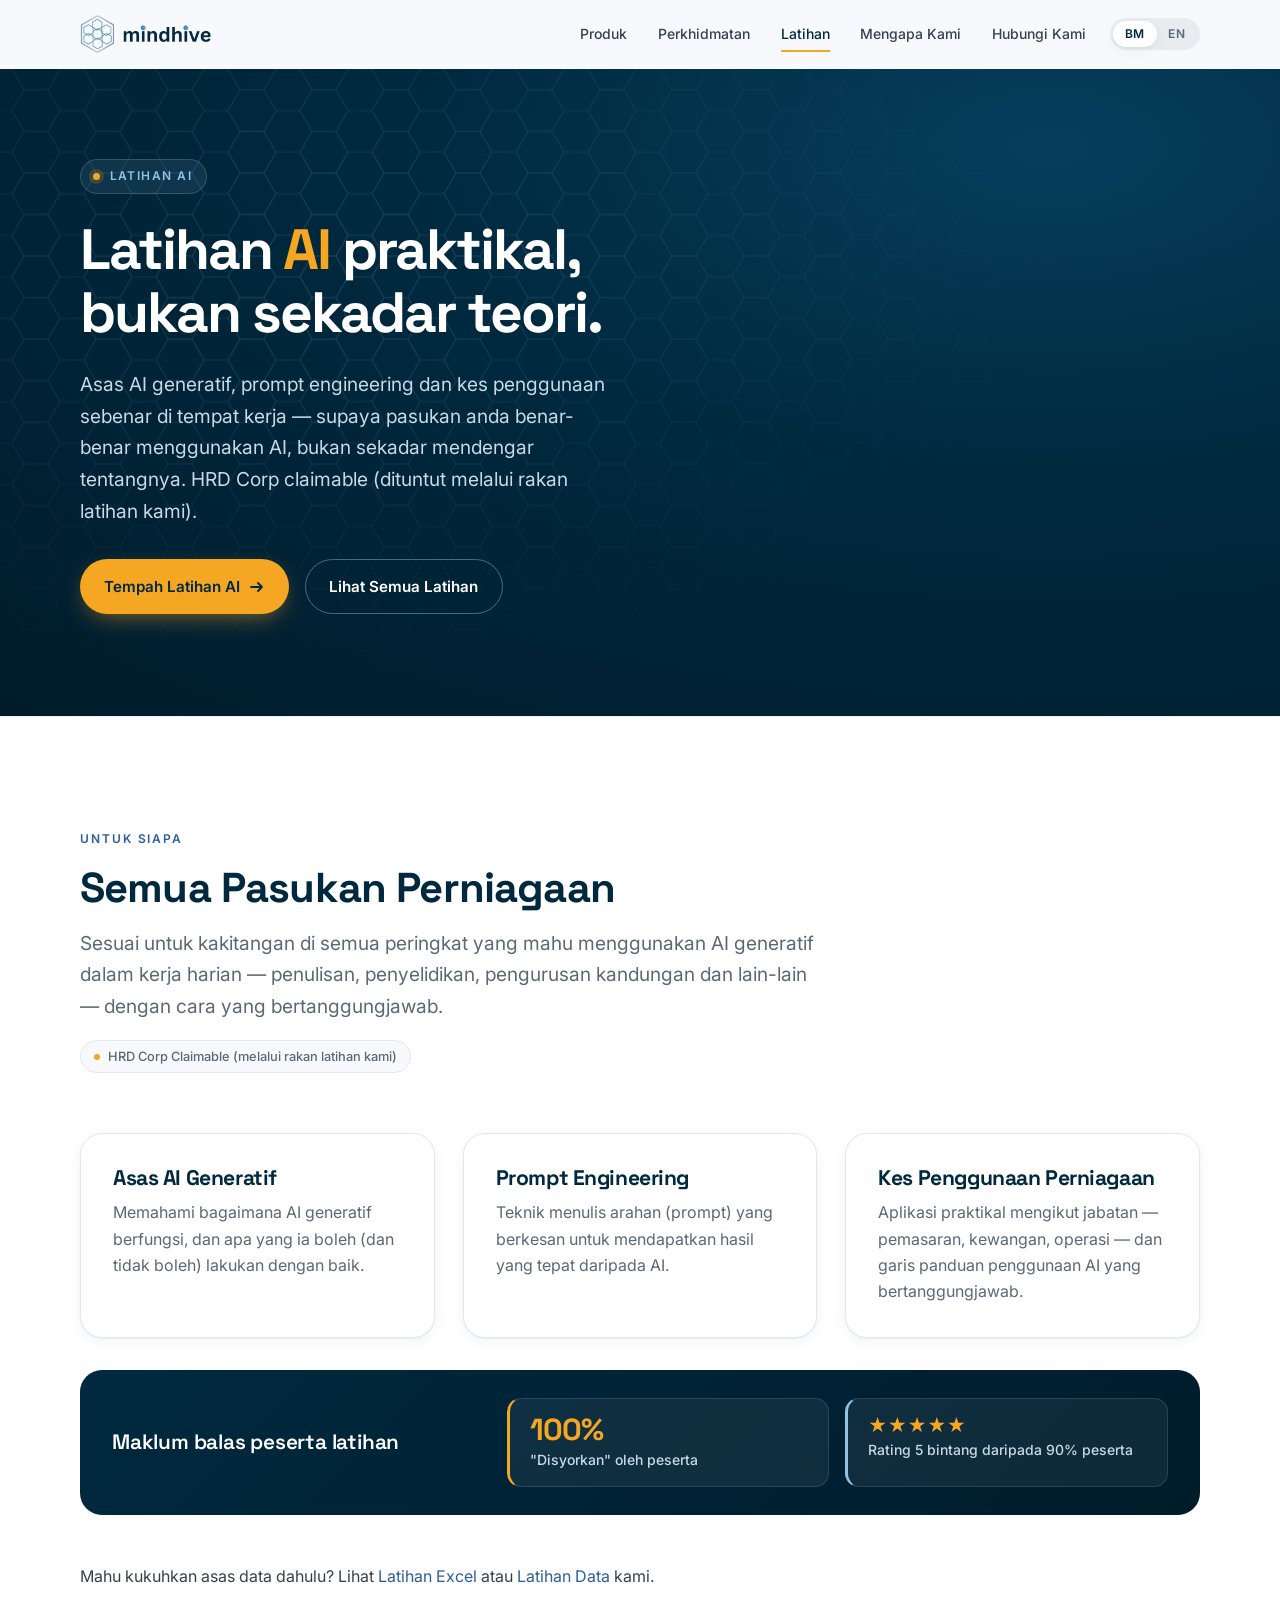
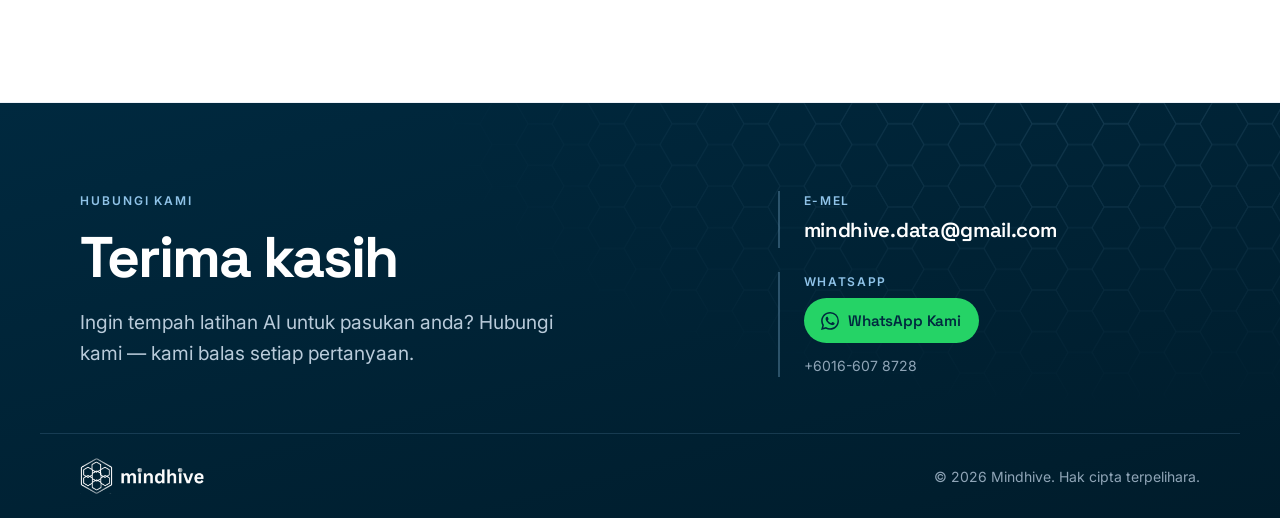
<file: ai-training.html>
<!DOCTYPE html>
<html lang="ms">
<head>
<meta charset="utf-8">
<meta name="viewport" content="width=device-width, initial-scale=1">
<title>Latihan AI Malaysia | AI Training — Mindhive</title>
<meta name="description" content="Latihan AI generatif bertauliah untuk pasukan perniagaan — asas AI, prompt engineering dan kes penggunaan praktikal. HRD Corp claimable.">
<meta name="theme-color" content="#00293F">
<link rel="canonical" href="https://www.mindhive.my/ai-training.html">
<link rel="alternate" hreflang="ms-MY" href="https://www.mindhive.my/ai-training.html">
<link rel="alternate" hreflang="en-MY" href="https://www.mindhive.my/ai-training.html?lang=en">
<link rel="alternate" hreflang="x-default" href="https://www.mindhive.my/ai-training.html">
<link rel="icon" href="favicon.png" type="image/png" sizes="256x256">
<link rel="apple-touch-icon" href="favicon.png">
<meta property="og:type" content="website">
<meta property="og:url" content="https://www.mindhive.my/ai-training.html">
<meta property="og:site_name" content="Mindhive">
<meta property="og:title" content="Latihan AI Malaysia | AI Training — Mindhive">
<meta property="og:description" content="Latihan AI generatif bertauliah untuk pasukan perniagaan — asas AI, prompt engineering dan kes penggunaan praktikal. HRD Corp claimable.">
<meta property="og:image" content="https://www.mindhive.my/logo.png">
<meta property="og:locale" content="ms_MY">
<meta property="og:locale:alternate" content="en_MY">
<meta name="twitter:card" content="summary">
<meta name="twitter:title" content="AI Training Malaysia — Mindhive">
<meta name="twitter:description" content="Practical generative AI training for business teams — AI fundamentals, prompt engineering and real use cases. HRD Corp claimable.">
<meta name="twitter:image" content="https://www.mindhive.my/logo.png">
<link rel="preconnect" href="https://fonts.googleapis.com">
<link rel="preconnect" href="https://fonts.gstatic.com" crossorigin>
<link href="https://fonts.googleapis.com/css2?family=Space+Grotesk:wght@500;600;700&amp;family=Inter:wght@400;500;600;700&amp;display=swap" rel="stylesheet">
<link rel="stylesheet" href="styles.css">
<script type="application/ld+json">
{
  "@context": "https://schema.org",
  "@type": "Course",
  "name": "AI Training",
  "description": "Practical generative AI training for business teams, from AI fundamentals to applied use cases and prompt engineering. HRD Corp claimable (claimed through Mindhive's training partner).",
  "provider": { "@type": "Organization", "name": "Mindhive", "sameAs": "https://www.mindhive.my/" },
  "url": "https://www.mindhive.my/ai-training.html",
  "areaServed": "MY"
}
</script>
<script>
window.PAGE_META = {
  ms: {
    title: 'Latihan AI Malaysia | AI Training — Mindhive',
    desc: 'Latihan AI generatif bertauliah untuk pasukan perniagaan — asas AI, prompt engineering dan kes penggunaan praktikal. HRD Corp claimable.',
    locale: 'ms_MY', navLabel: 'Utama', menuLabel: 'Menu'
  },
  en: {
    title: 'AI Training Malaysia — Mindhive',
    desc: 'Practical generative AI training for business teams — AI fundamentals, prompt engineering and real use cases. HRD Corp claimable.',
    locale: 'en_MY', navLabel: 'Main', menuLabel: 'Menu'
  }
};
</script>
</head>
<body>

<svg class="svgdefs" aria-hidden="true" focusable="false" width="0" height="0">
  <defs>
    <pattern id="comb" width="72" height="41.57" patternUnits="userSpaceOnUse">
      <g fill="none" stroke="#8FC3E8" stroke-width="1">
        <path d="M-24 20.78 -12 0 12 0 24 20.78 12 41.57 -12 41.57Z"/>
        <path d="M48 20.78 60 0 84 0 96 20.78 84 41.57 60 41.57Z"/>
        <path d="M12 0 24 -20.78 48 -20.78 60 0 48 20.78 24 20.78Z"/>
        <path d="M12 41.57 24 20.78 48 20.78 60 41.57 48 62.35 24 62.35Z"/>
      </g>
    </pattern>
    <symbol id="ico-arrow" viewBox="0 0 16 16">
      <path d="M2 8h11M9 4l4 4-4 4" fill="none" stroke="currentColor" stroke-width="1.8" stroke-linecap="round" stroke-linejoin="round"/>
    </symbol>
    <symbol id="ico-check" viewBox="0 0 20 20">
      <path d="M5 10.4l3.2 3.1L15 6.6" fill="none" stroke="currentColor" stroke-width="2.2" stroke-linecap="round" stroke-linejoin="round"/>
    </symbol>
  </defs>
</svg>

<a class="skip" href="#main">
  <span data-lang="ms">Terus ke kandungan utama</span>
  <span data-lang="en">Skip to main content</span>
</a>

<header class="nav" id="nav">
  <div class="wrap nav__inner">
    <a class="brand" href="index.html" aria-label="Mindhive">
      <img class="brand__img" src="logo.png" width="454" height="132" alt="" fetchpriority="high" decoding="async">
    </a>
    <nav class="nav__links" id="navlinks" aria-label="Utama">
      <a href="index.html#products"><span data-lang="ms">Produk</span><span data-lang="en">Products</span></a>
      <a href="index.html#services"><span data-lang="ms">Perkhidmatan</span><span data-lang="en">Services</span></a>
      <a class="is-active" href="training.html"><span data-lang="ms">Latihan</span><span data-lang="en">Training</span></a>
      <a href="index.html#why"><span data-lang="ms">Mengapa Kami</span><span data-lang="en">Why Us</span></a>
      <a href="index.html#contact"><span data-lang="ms">Hubungi Kami</span><span data-lang="en">Contact Us</span></a>
    </nav>
    <div class="nav__end">
      <div class="langtoggle" role="group" id="langtoggle" aria-label="Bahasa / Language">
        <button type="button" data-setlang="ms" aria-pressed="true" lang="ms">BM</button>
        <button type="button" data-setlang="en" aria-pressed="false" lang="en">EN</button>
      </div>
      <button class="burger" type="button" id="burger" aria-expanded="false" aria-controls="navlinks" aria-label="Menu">
        <span></span><span></span><span></span>
      </button>
    </div>
  </div>
</header>

<main id="main">

<section class="hero" id="top">
  <div class="hero__bg" aria-hidden="true">
    <svg class="combpattern" aria-hidden="true" focusable="false">
      <rect width="100%" height="100%" fill="url(#comb)"/>
    </svg>
  </div>
  <div class="wrap hero__inner">
    <div class="hero__copy">
      <p class="hero__eyebrow">
        <span class="hero__eyebrow-dot" aria-hidden="true"></span>
        <span data-lang="ms">Latihan AI</span>
        <span data-lang="en">AI Training</span>
      </p>
      <h1 class="hero__title">
        <span data-lang="ms">Latihan <em>AI</em> praktikal, bukan sekadar teori.</span>
        <span data-lang="en">Practical <em>AI training</em>, not just theory.</span>
      </h1>
      <p class="hero__lede">
        <span data-lang="ms">Asas AI generatif, prompt engineering dan kes penggunaan sebenar di tempat kerja — supaya pasukan anda benar-benar menggunakan AI, bukan sekadar mendengar tentangnya. HRD Corp claimable (dituntut melalui rakan latihan kami).</span>
        <span data-lang="en">Generative AI fundamentals, prompt engineering and real workplace use cases — so your team actually uses AI, not just hears about it. HRD Corp claimable (claimed through our training partner).</span>
      </p>
      <div class="hero__cta">
        <a class="btn btn--amber" href="index.html#contact">
          <span data-lang="ms">Tempah Latihan AI</span>
          <span data-lang="en">Book AI Training</span>
          <svg aria-hidden="true" focusable="false"><use href="#ico-arrow"/></svg>
        </a>
        <a class="btn btn--ghost" href="training.html">
          <span data-lang="ms">Lihat Semua Latihan</span>
          <span data-lang="en">See All Training</span>
        </a>
      </div>
    </div>
  </div>
</section>

<section class="section section--paper">
  <div class="wrap">
    <header class="shead">
      <p class="eyebrow"><span data-lang="ms">Untuk Siapa</span><span data-lang="en">Who It's For</span></p>
      <h2><span data-lang="ms">Semua Pasukan Perniagaan</span><span data-lang="en">Every Business Team</span></h2>
      <p class="shead__lede">
        <span data-lang="ms">Sesuai untuk kakitangan di semua peringkat yang mahu menggunakan AI generatif dalam kerja harian — penulisan, penyelidikan, pengurusan kandungan dan lain-lain — dengan cara yang bertanggungjawab.</span>
        <span data-lang="en">Built for staff at every level who want to use generative AI in daily work — writing, research, content management and more — responsibly.</span>
      </p>
      <p class="shead__note">
        <span data-lang="ms">HRD Corp Claimable (melalui rakan latihan kami)</span>
        <span data-lang="en">HRD Corp Claimable (through our training partner)</span>
      </p>
    </header>

    <ol class="grid grid--3 svcgrid">
      <li class="card svc reveal">
        <h3><span data-lang="ms">Asas AI Generatif</span><span data-lang="en">Generative AI Fundamentals</span></h3>
        <p><span data-lang="ms">Memahami bagaimana AI generatif berfungsi, dan apa yang ia boleh (dan tidak boleh) lakukan dengan baik.</span><span data-lang="en">Understanding how generative AI works, and what it can — and can't — do well.</span></p>
      </li>
      <li class="card svc reveal">
        <h3><span data-lang="ms">Prompt Engineering</span><span data-lang="en">Prompt Engineering</span></h3>
        <p><span data-lang="ms">Teknik menulis arahan (prompt) yang berkesan untuk mendapatkan hasil yang tepat daripada AI.</span><span data-lang="en">Techniques for writing effective prompts to get accurate, useful output from AI.</span></p>
      </li>
      <li class="card svc reveal">
        <h3><span data-lang="ms">Kes Penggunaan Perniagaan</span><span data-lang="en">Business Use Cases</span></h3>
        <p><span data-lang="ms">Aplikasi praktikal mengikut jabatan — pemasaran, kewangan, operasi — dan garis panduan penggunaan AI yang bertanggungjawab.</span><span data-lang="en">Practical applications by department — marketing, finance, operations — plus guidelines for responsible AI use.</span></p>
      </li>
    </ol>

    <div class="proof reveal">
      <p class="proof__lab">
        <span data-lang="ms">Maklum balas peserta latihan</span>
        <span data-lang="en">Training participant feedback</span>
      </p>
      <div class="stats">
        <div class="stat stat--amber">
          <span class="stat__fig">100%</span>
          <span class="stat__lab">
            <span data-lang="ms">"Disyorkan" oleh peserta</span>
            <span data-lang="en">"Recommended" by participants</span>
          </span>
        </div>
        <div class="stat">
          <span class="stat__fig" aria-hidden="true">★★★★★</span>
          <span class="stat__lab">
            <span data-lang="ms">Rating 5 bintang daripada 90% peserta</span>
            <span data-lang="en">5-star rating from 90% of participants</span>
          </span>
        </div>
      </div>
    </div>

    <p style="margin-top:3rem">
      <span data-lang="ms">Mahu kukuhkan asas data dahulu? Lihat <a href="excel-training.html">Latihan Excel</a> atau <a href="data-training.html">Latihan Data</a> kami.</span>
      <span data-lang="en">Want to strengthen your data foundations first? See our <a href="excel-training.html">Excel Training</a> or <a href="data-training.html">Data Training</a>.</span>
    </p>
  </div>
</section>

</main>

<footer class="foot" id="contact">
  <div class="foot__bg" aria-hidden="true">
    <svg class="combpattern" aria-hidden="true" focusable="false">
      <rect width="100%" height="100%" fill="url(#comb)"/>
    </svg>
  </div>
  <div class="wrap foot__inner">
    <div class="foot__lead">
      <p class="eyebrow eyebrow--light"><span data-lang="ms">Hubungi Kami</span><span data-lang="en">Contact Us</span></p>
      <h2 class="foot__thanks"><span data-lang="ms">Terima kasih</span><span data-lang="en">Thank you</span></h2>
      <p class="foot__note">
        <span data-lang="ms">Ingin tempah latihan AI untuk pasukan anda? Hubungi kami — kami balas setiap pertanyaan.</span>
        <span data-lang="en">Want to book AI training for your team? Get in touch — we reply to every enquiry.</span>
      </p>
    </div>
    <ul class="foot__contacts">
      <li>
        <span class="foot__lab"><span data-lang="ms">E-mel</span><span data-lang="en">Email</span></span>
        <a href="mailto:mindhive.data@gmail.com">mindhive.data@gmail.com</a>
      </li>
      <li>
        <span class="foot__lab">WhatsApp</span>
        <a class="wabtn" data-lang="ms" href="https://wa.me/60166078728?text=Salam%20Mindhive%2C%20saya%20ingin%20bertanya%20tentang%20latihan%20AI." target="_blank" rel="noopener noreferrer">
          <svg class="wabtn__ico" viewBox="0 0 24 24" aria-hidden="true" focusable="false"><path d="M17.472 14.382c-.297-.149-1.758-.867-2.03-.967-.273-.099-.471-.148-.67.15-.197.297-.767.966-.94 1.164-.173.199-.347.223-.644.075-.297-.15-1.255-.463-2.39-1.475-.883-.788-1.48-1.761-1.653-2.059-.173-.297-.018-.458.13-.606.134-.133.347-.347.52-.52.174-.174.232-.298.347-.497.115-.198.057-.371-.03-.52-.086-.148-.66-1.591-.904-2.18-.239-.575-.48-.497-.66-.505-.171-.008-.367-.01-.563-.01-.196 0-.514.074-.783.372-.27.297-1.03 1.006-1.03 2.45 0 1.442 1.055 2.836 1.202 3.033.148.198 2.077 3.172 5.033 4.448.703.303 1.252.484 1.68.62.706.224 1.348.193 1.856.117.567-.085 1.758-.719 2.006-1.413.248-.694.248-1.29.173-1.414-.074-.124-.272-.198-.57-.347m-5.421 7.403h-.004a9.87 9.87 0 01-5.031-1.378l-.361-.214-3.741.982.998-3.648-.235-.374a9.86 9.86 0 01-1.51-5.26c.001-5.45 4.436-9.884 9.888-9.884 2.64 0 5.122 1.03 6.988 2.898a9.825 9.825 0 012.893 6.994c-.003 5.45-4.437 9.884-9.885 9.884m8.413-18.297A11.815 11.815 0 0012.05 0C5.495 0 .16 5.335.157 11.892c0 2.096.547 4.142 1.588 5.945L.057 24l6.305-1.654a11.882 11.882 0 005.683 1.448h.005c6.554 0 11.89-5.335 11.893-11.893a11.821 11.821 0 00-3.48-8.413Z"/></svg><span>WhatsApp Kami</span>
        </a>
        <a class="wabtn" data-lang="en" href="https://wa.me/60166078728?text=Hello%20Mindhive%2C%20I%20would%20like%20to%20enquire%20about%20AI%20training." target="_blank" rel="noopener noreferrer">
          <svg class="wabtn__ico" viewBox="0 0 24 24" aria-hidden="true" focusable="false"><path d="M17.472 14.382c-.297-.149-1.758-.867-2.03-.967-.273-.099-.471-.148-.67.15-.197.297-.767.966-.94 1.164-.173.199-.347.223-.644.075-.297-.15-1.255-.463-2.39-1.475-.883-.788-1.48-1.761-1.653-2.059-.173-.297-.018-.458.13-.606.134-.133.347-.347.52-.52.174-.174.232-.298.347-.497.115-.198.057-.371-.03-.52-.086-.148-.66-1.591-.904-2.18-.239-.575-.48-.497-.66-.505-.171-.008-.367-.01-.563-.01-.196 0-.514.074-.783.372-.27.297-1.03 1.006-1.03 2.45 0 1.442 1.055 2.836 1.202 3.033.148.198 2.077 3.172 5.033 4.448.703.303 1.252.484 1.68.62.706.224 1.348.193 1.856.117.567-.085 1.758-.719 2.006-1.413.248-.694.248-1.29.173-1.414-.074-.124-.272-.198-.57-.347m-5.421 7.403h-.004a9.87 9.87 0 01-5.031-1.378l-.361-.214-3.741.982.998-3.648-.235-.374a9.86 9.86 0 01-1.51-5.26c.001-5.45 4.436-9.884 9.888-9.884 2.64 0 5.122 1.03 6.988 2.898a9.825 9.825 0 012.893 6.994c-.003 5.45-4.437 9.884-9.885 9.884m8.413-18.297A11.815 11.815 0 0012.05 0C5.495 0 .16 5.335.157 11.892c0 2.096.547 4.142 1.588 5.945L.057 24l6.305-1.654a11.882 11.882 0 005.683 1.448h.005c6.554 0 11.89-5.335 11.893-11.893a11.821 11.821 0 00-3.48-8.413Z"/></svg><span>WhatsApp Us</span>
        </a>
        <span class="foot__wanum">+6016-607 8728</span>
      </li>
    </ul>
  </div>
  <div class="wrap foot__base">
    <span class="brand brand--foot">
      <img class="brand__img" src="logo-white.png" width="454" height="132" alt="Mindhive" loading="lazy" decoding="async">
    </span>
    <p class="foot__rights">
      <span data-lang="ms">© <span id="yr">2026</span> Mindhive. Hak cipta terpelihara.</span>
      <span data-lang="en">© <span id="yr-en">2026</span> Mindhive. All rights reserved.</span>
    </p>
  </div>
</footer>

<script src="script.js"></script>
</body>
</html>
</file>
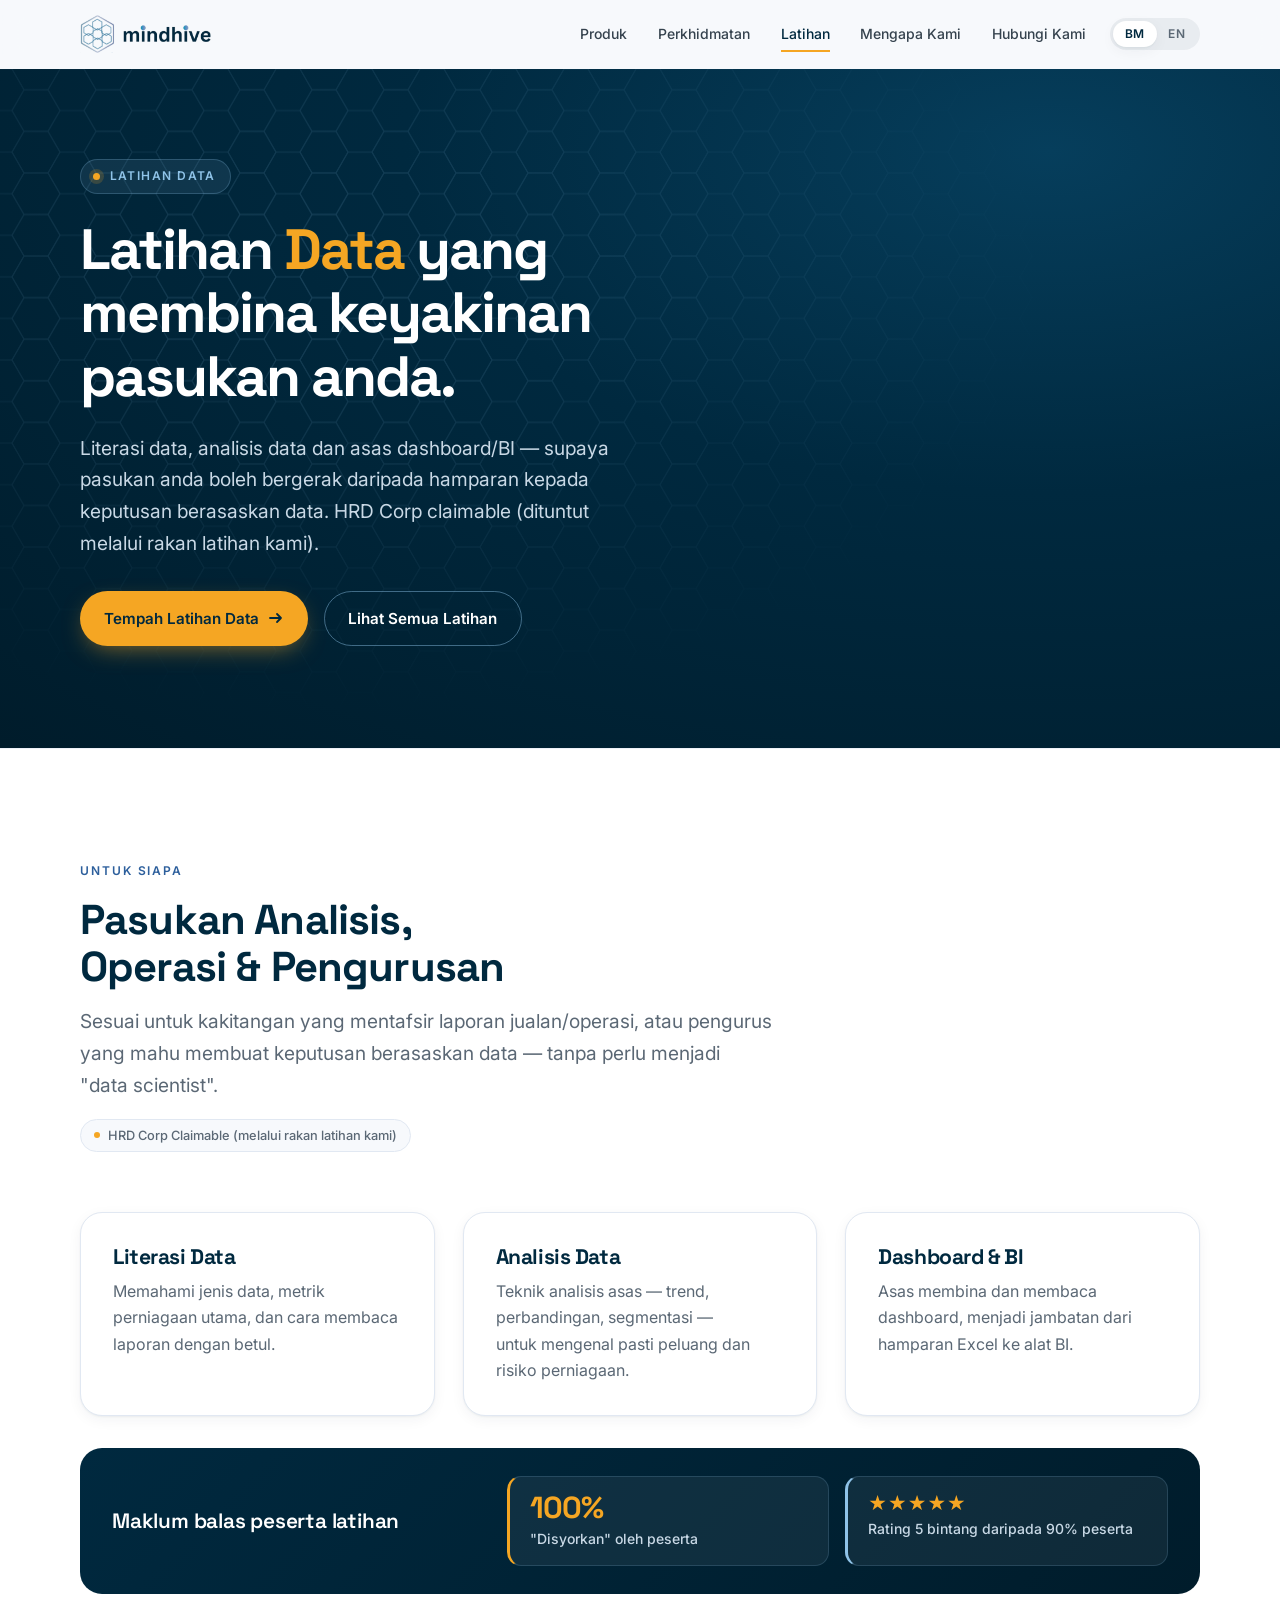
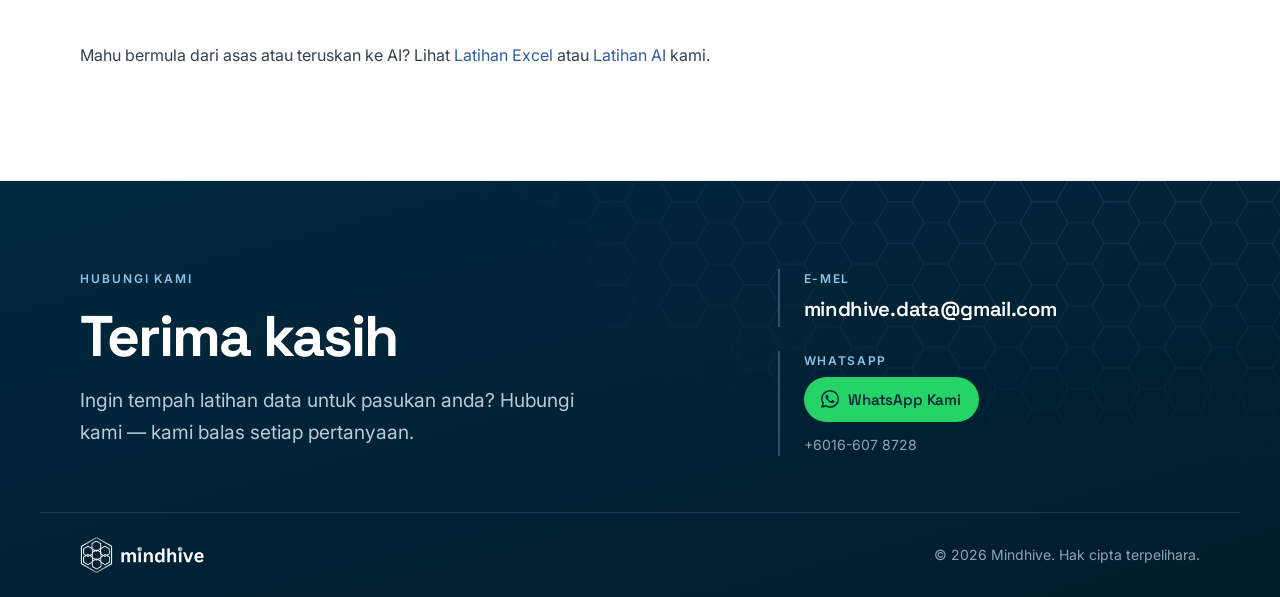
<file: data-training.html>
<!DOCTYPE html>
<html lang="ms">
<head>
<meta charset="utf-8">
<meta name="viewport" content="width=device-width, initial-scale=1">
<title>Latihan Data Malaysia | Data Training — Mindhive</title>
<meta name="description" content="Latihan data bertauliah untuk pasukan perniagaan — literasi data, analisis data dan asas dashboard/BI. HRD Corp claimable. Jurulatih pakar.">
<meta name="theme-color" content="#00293F">
<link rel="canonical" href="https://www.mindhive.my/data-training.html">
<link rel="alternate" hreflang="ms-MY" href="https://www.mindhive.my/data-training.html">
<link rel="alternate" hreflang="en-MY" href="https://www.mindhive.my/data-training.html?lang=en">
<link rel="alternate" hreflang="x-default" href="https://www.mindhive.my/data-training.html">
<link rel="icon" href="favicon.png" type="image/png" sizes="256x256">
<link rel="apple-touch-icon" href="favicon.png">
<meta property="og:type" content="website">
<meta property="og:url" content="https://www.mindhive.my/data-training.html">
<meta property="og:site_name" content="Mindhive">
<meta property="og:title" content="Latihan Data Malaysia | Data Training — Mindhive">
<meta property="og:description" content="Latihan data bertauliah untuk pasukan perniagaan — literasi data, analisis data dan asas dashboard/BI. HRD Corp claimable.">
<meta property="og:image" content="https://www.mindhive.my/logo.png">
<meta property="og:locale" content="ms_MY">
<meta property="og:locale:alternate" content="en_MY">
<meta name="twitter:card" content="summary">
<meta name="twitter:title" content="Data Training Malaysia — Mindhive">
<meta name="twitter:description" content="Data literacy, data analysis and BI/dashboard fundamentals for business teams. HRD Corp claimable.">
<meta name="twitter:image" content="https://www.mindhive.my/logo.png">
<link rel="preconnect" href="https://fonts.googleapis.com">
<link rel="preconnect" href="https://fonts.gstatic.com" crossorigin>
<link href="https://fonts.googleapis.com/css2?family=Space+Grotesk:wght@500;600;700&amp;family=Inter:wght@400;500;600;700&amp;display=swap" rel="stylesheet">
<link rel="stylesheet" href="styles.css">
<script type="application/ld+json">
{
  "@context": "https://schema.org",
  "@type": "Course",
  "name": "Data Training",
  "description": "Data literacy, data analysis and dashboard/BI fundamentals training for business teams. HRD Corp claimable (claimed through Mindhive's training partner).",
  "provider": { "@type": "Organization", "name": "Mindhive", "sameAs": "https://www.mindhive.my/" },
  "url": "https://www.mindhive.my/data-training.html",
  "areaServed": "MY"
}
</script>
<script>
window.PAGE_META = {
  ms: {
    title: 'Latihan Data Malaysia | Data Training — Mindhive',
    desc: 'Latihan data bertauliah untuk pasukan perniagaan — literasi data, analisis data dan asas dashboard/BI. HRD Corp claimable. Jurulatih pakar.',
    locale: 'ms_MY', navLabel: 'Utama', menuLabel: 'Menu'
  },
  en: {
    title: 'Data Training Malaysia — Mindhive',
    desc: 'Data literacy, data analysis and BI/dashboard fundamentals for business teams. HRD Corp claimable. Certified trainers.',
    locale: 'en_MY', navLabel: 'Main', menuLabel: 'Menu'
  }
};
</script>
</head>
<body>

<svg class="svgdefs" aria-hidden="true" focusable="false" width="0" height="0">
  <defs>
    <pattern id="comb" width="72" height="41.57" patternUnits="userSpaceOnUse">
      <g fill="none" stroke="#8FC3E8" stroke-width="1">
        <path d="M-24 20.78 -12 0 12 0 24 20.78 12 41.57 -12 41.57Z"/>
        <path d="M48 20.78 60 0 84 0 96 20.78 84 41.57 60 41.57Z"/>
        <path d="M12 0 24 -20.78 48 -20.78 60 0 48 20.78 24 20.78Z"/>
        <path d="M12 41.57 24 20.78 48 20.78 60 41.57 48 62.35 24 62.35Z"/>
      </g>
    </pattern>
    <symbol id="ico-arrow" viewBox="0 0 16 16">
      <path d="M2 8h11M9 4l4 4-4 4" fill="none" stroke="currentColor" stroke-width="1.8" stroke-linecap="round" stroke-linejoin="round"/>
    </symbol>
    <symbol id="ico-check" viewBox="0 0 20 20">
      <path d="M5 10.4l3.2 3.1L15 6.6" fill="none" stroke="currentColor" stroke-width="2.2" stroke-linecap="round" stroke-linejoin="round"/>
    </symbol>
  </defs>
</svg>

<a class="skip" href="#main">
  <span data-lang="ms">Terus ke kandungan utama</span>
  <span data-lang="en">Skip to main content</span>
</a>

<header class="nav" id="nav">
  <div class="wrap nav__inner">
    <a class="brand" href="index.html" aria-label="Mindhive">
      <img class="brand__img" src="logo.png" width="454" height="132" alt="" fetchpriority="high" decoding="async">
    </a>
    <nav class="nav__links" id="navlinks" aria-label="Utama">
      <a href="index.html#products"><span data-lang="ms">Produk</span><span data-lang="en">Products</span></a>
      <a href="index.html#services"><span data-lang="ms">Perkhidmatan</span><span data-lang="en">Services</span></a>
      <a class="is-active" href="training.html"><span data-lang="ms">Latihan</span><span data-lang="en">Training</span></a>
      <a href="index.html#why"><span data-lang="ms">Mengapa Kami</span><span data-lang="en">Why Us</span></a>
      <a href="index.html#contact"><span data-lang="ms">Hubungi Kami</span><span data-lang="en">Contact Us</span></a>
    </nav>
    <div class="nav__end">
      <div class="langtoggle" role="group" id="langtoggle" aria-label="Bahasa / Language">
        <button type="button" data-setlang="ms" aria-pressed="true" lang="ms">BM</button>
        <button type="button" data-setlang="en" aria-pressed="false" lang="en">EN</button>
      </div>
      <button class="burger" type="button" id="burger" aria-expanded="false" aria-controls="navlinks" aria-label="Menu">
        <span></span><span></span><span></span>
      </button>
    </div>
  </div>
</header>

<main id="main">

<section class="hero" id="top">
  <div class="hero__bg" aria-hidden="true">
    <svg class="combpattern" aria-hidden="true" focusable="false">
      <rect width="100%" height="100%" fill="url(#comb)"/>
    </svg>
  </div>
  <div class="wrap hero__inner">
    <div class="hero__copy">
      <p class="hero__eyebrow">
        <span class="hero__eyebrow-dot" aria-hidden="true"></span>
        <span data-lang="ms">Latihan Data</span>
        <span data-lang="en">Data Training</span>
      </p>
      <h1 class="hero__title">
        <span data-lang="ms">Latihan <em>Data</em> yang membina keyakinan pasukan anda.</span>
        <span data-lang="en"><em>Data training</em> that builds your team's confidence with numbers.</span>
      </h1>
      <p class="hero__lede">
        <span data-lang="ms">Literasi data, analisis data dan asas dashboard/BI — supaya pasukan anda boleh bergerak daripada hamparan kepada keputusan berasaskan data. HRD Corp claimable (dituntut melalui rakan latihan kami).</span>
        <span data-lang="en">Data literacy, data analysis and BI/dashboard fundamentals — so your team can move from spreadsheets to data-driven decisions. HRD Corp claimable (claimed through our training partner).</span>
      </p>
      <div class="hero__cta">
        <a class="btn btn--amber" href="index.html#contact">
          <span data-lang="ms">Tempah Latihan Data</span>
          <span data-lang="en">Book Data Training</span>
          <svg aria-hidden="true" focusable="false"><use href="#ico-arrow"/></svg>
        </a>
        <a class="btn btn--ghost" href="training.html">
          <span data-lang="ms">Lihat Semua Latihan</span>
          <span data-lang="en">See All Training</span>
        </a>
      </div>
    </div>
  </div>
</section>

<section class="section section--paper">
  <div class="wrap">
    <header class="shead">
      <p class="eyebrow"><span data-lang="ms">Untuk Siapa</span><span data-lang="en">Who It's For</span></p>
      <h2><span data-lang="ms">Pasukan Analisis, Operasi &amp; Pengurusan</span><span data-lang="en">Analyst, Operations &amp; Management Teams</span></h2>
      <p class="shead__lede">
        <span data-lang="ms">Sesuai untuk kakitangan yang mentafsir laporan jualan/operasi, atau pengurus yang mahu membuat keputusan berasaskan data — tanpa perlu menjadi "data scientist".</span>
        <span data-lang="en">Built for staff who interpret sales/operations reports, or managers who want to make data-driven decisions — without needing to become a "data scientist".</span>
      </p>
      <p class="shead__note">
        <span data-lang="ms">HRD Corp Claimable (melalui rakan latihan kami)</span>
        <span data-lang="en">HRD Corp Claimable (through our training partner)</span>
      </p>
    </header>

    <ol class="grid grid--3 svcgrid">
      <li class="card svc reveal">
        <h3><span data-lang="ms">Literasi Data</span><span data-lang="en">Data Literacy</span></h3>
        <p><span data-lang="ms">Memahami jenis data, metrik perniagaan utama, dan cara membaca laporan dengan betul.</span><span data-lang="en">Understanding data types, key business metrics, and how to read reports correctly.</span></p>
      </li>
      <li class="card svc reveal">
        <h3><span data-lang="ms">Analisis Data</span><span data-lang="en">Data Analysis</span></h3>
        <p><span data-lang="ms">Teknik analisis asas — trend, perbandingan, segmentasi — untuk mengenal pasti peluang dan risiko perniagaan.</span><span data-lang="en">Core analysis techniques — trends, comparisons, segmentation — to spot business opportunities and risks.</span></p>
      </li>
      <li class="card svc reveal">
        <h3><span data-lang="ms">Dashboard &amp; BI</span><span data-lang="en">Dashboards &amp; BI</span></h3>
        <p><span data-lang="ms">Asas membina dan membaca dashboard, menjadi jambatan dari hamparan Excel ke alat BI.</span><span data-lang="en">Fundamentals of building and reading dashboards — the bridge from Excel spreadsheets to BI tools.</span></p>
      </li>
    </ol>

    <div class="proof reveal">
      <p class="proof__lab">
        <span data-lang="ms">Maklum balas peserta latihan</span>
        <span data-lang="en">Training participant feedback</span>
      </p>
      <div class="stats">
        <div class="stat stat--amber">
          <span class="stat__fig">100%</span>
          <span class="stat__lab">
            <span data-lang="ms">"Disyorkan" oleh peserta</span>
            <span data-lang="en">"Recommended" by participants</span>
          </span>
        </div>
        <div class="stat">
          <span class="stat__fig" aria-hidden="true">★★★★★</span>
          <span class="stat__lab">
            <span data-lang="ms">Rating 5 bintang daripada 90% peserta</span>
            <span data-lang="en">5-star rating from 90% of participants</span>
          </span>
        </div>
      </div>
    </div>

    <p style="margin-top:3rem">
      <span data-lang="ms">Mahu bermula dari asas atau teruskan ke AI? Lihat <a href="excel-training.html">Latihan Excel</a> atau <a href="ai-training.html">Latihan AI</a> kami.</span>
      <span data-lang="en">Want to start from the basics or move on to AI? See our <a href="excel-training.html">Excel Training</a> or <a href="ai-training.html">AI Training</a>.</span>
    </p>
  </div>
</section>

</main>

<footer class="foot" id="contact">
  <div class="foot__bg" aria-hidden="true">
    <svg class="combpattern" aria-hidden="true" focusable="false">
      <rect width="100%" height="100%" fill="url(#comb)"/>
    </svg>
  </div>
  <div class="wrap foot__inner">
    <div class="foot__lead">
      <p class="eyebrow eyebrow--light"><span data-lang="ms">Hubungi Kami</span><span data-lang="en">Contact Us</span></p>
      <h2 class="foot__thanks"><span data-lang="ms">Terima kasih</span><span data-lang="en">Thank you</span></h2>
      <p class="foot__note">
        <span data-lang="ms">Ingin tempah latihan data untuk pasukan anda? Hubungi kami — kami balas setiap pertanyaan.</span>
        <span data-lang="en">Want to book data training for your team? Get in touch — we reply to every enquiry.</span>
      </p>
    </div>
    <ul class="foot__contacts">
      <li>
        <span class="foot__lab"><span data-lang="ms">E-mel</span><span data-lang="en">Email</span></span>
        <a href="mailto:mindhive.data@gmail.com">mindhive.data@gmail.com</a>
      </li>
      <li>
        <span class="foot__lab">WhatsApp</span>
        <a class="wabtn" data-lang="ms" href="https://wa.me/60166078728?text=Salam%20Mindhive%2C%20saya%20ingin%20bertanya%20tentang%20latihan%20data." target="_blank" rel="noopener noreferrer">
          <svg class="wabtn__ico" viewBox="0 0 24 24" aria-hidden="true" focusable="false"><path d="M17.472 14.382c-.297-.149-1.758-.867-2.03-.967-.273-.099-.471-.148-.67.15-.197.297-.767.966-.94 1.164-.173.199-.347.223-.644.075-.297-.15-1.255-.463-2.39-1.475-.883-.788-1.48-1.761-1.653-2.059-.173-.297-.018-.458.13-.606.134-.133.347-.347.52-.52.174-.174.232-.298.347-.497.115-.198.057-.371-.03-.52-.086-.148-.66-1.591-.904-2.18-.239-.575-.48-.497-.66-.505-.171-.008-.367-.01-.563-.01-.196 0-.514.074-.783.372-.27.297-1.03 1.006-1.03 2.45 0 1.442 1.055 2.836 1.202 3.033.148.198 2.077 3.172 5.033 4.448.703.303 1.252.484 1.68.62.706.224 1.348.193 1.856.117.567-.085 1.758-.719 2.006-1.413.248-.694.248-1.29.173-1.414-.074-.124-.272-.198-.57-.347m-5.421 7.403h-.004a9.87 9.87 0 01-5.031-1.378l-.361-.214-3.741.982.998-3.648-.235-.374a9.86 9.86 0 01-1.51-5.26c.001-5.45 4.436-9.884 9.888-9.884 2.64 0 5.122 1.03 6.988 2.898a9.825 9.825 0 012.893 6.994c-.003 5.45-4.437 9.884-9.885 9.884m8.413-18.297A11.815 11.815 0 0012.05 0C5.495 0 .16 5.335.157 11.892c0 2.096.547 4.142 1.588 5.945L.057 24l6.305-1.654a11.882 11.882 0 005.683 1.448h.005c6.554 0 11.89-5.335 11.893-11.893a11.821 11.821 0 00-3.48-8.413Z"/></svg><span>WhatsApp Kami</span>
        </a>
        <a class="wabtn" data-lang="en" href="https://wa.me/60166078728?text=Hello%20Mindhive%2C%20I%20would%20like%20to%20enquire%20about%20data%20training." target="_blank" rel="noopener noreferrer">
          <svg class="wabtn__ico" viewBox="0 0 24 24" aria-hidden="true" focusable="false"><path d="M17.472 14.382c-.297-.149-1.758-.867-2.03-.967-.273-.099-.471-.148-.67.15-.197.297-.767.966-.94 1.164-.173.199-.347.223-.644.075-.297-.15-1.255-.463-2.39-1.475-.883-.788-1.48-1.761-1.653-2.059-.173-.297-.018-.458.13-.606.134-.133.347-.347.52-.52.174-.174.232-.298.347-.497.115-.198.057-.371-.03-.52-.086-.148-.66-1.591-.904-2.18-.239-.575-.48-.497-.66-.505-.171-.008-.367-.01-.563-.01-.196 0-.514.074-.783.372-.27.297-1.03 1.006-1.03 2.45 0 1.442 1.055 2.836 1.202 3.033.148.198 2.077 3.172 5.033 4.448.703.303 1.252.484 1.68.62.706.224 1.348.193 1.856.117.567-.085 1.758-.719 2.006-1.413.248-.694.248-1.29.173-1.414-.074-.124-.272-.198-.57-.347m-5.421 7.403h-.004a9.87 9.87 0 01-5.031-1.378l-.361-.214-3.741.982.998-3.648-.235-.374a9.86 9.86 0 01-1.51-5.26c.001-5.45 4.436-9.884 9.888-9.884 2.64 0 5.122 1.03 6.988 2.898a9.825 9.825 0 012.893 6.994c-.003 5.45-4.437 9.884-9.885 9.884m8.413-18.297A11.815 11.815 0 0012.05 0C5.495 0 .16 5.335.157 11.892c0 2.096.547 4.142 1.588 5.945L.057 24l6.305-1.654a11.882 11.882 0 005.683 1.448h.005c6.554 0 11.89-5.335 11.893-11.893a11.821 11.821 0 00-3.48-8.413Z"/></svg><span>WhatsApp Us</span>
        </a>
        <span class="foot__wanum">+6016-607 8728</span>
      </li>
    </ul>
  </div>
  <div class="wrap foot__base">
    <span class="brand brand--foot">
      <img class="brand__img" src="logo-white.png" width="454" height="132" alt="Mindhive" loading="lazy" decoding="async">
    </span>
    <p class="foot__rights">
      <span data-lang="ms">© <span id="yr">2026</span> Mindhive. Hak cipta terpelihara.</span>
      <span data-lang="en">© <span id="yr-en">2026</span> Mindhive. All rights reserved.</span>
    </p>
  </div>
</footer>

<script src="script.js"></script>
</body>
</html>
</file>
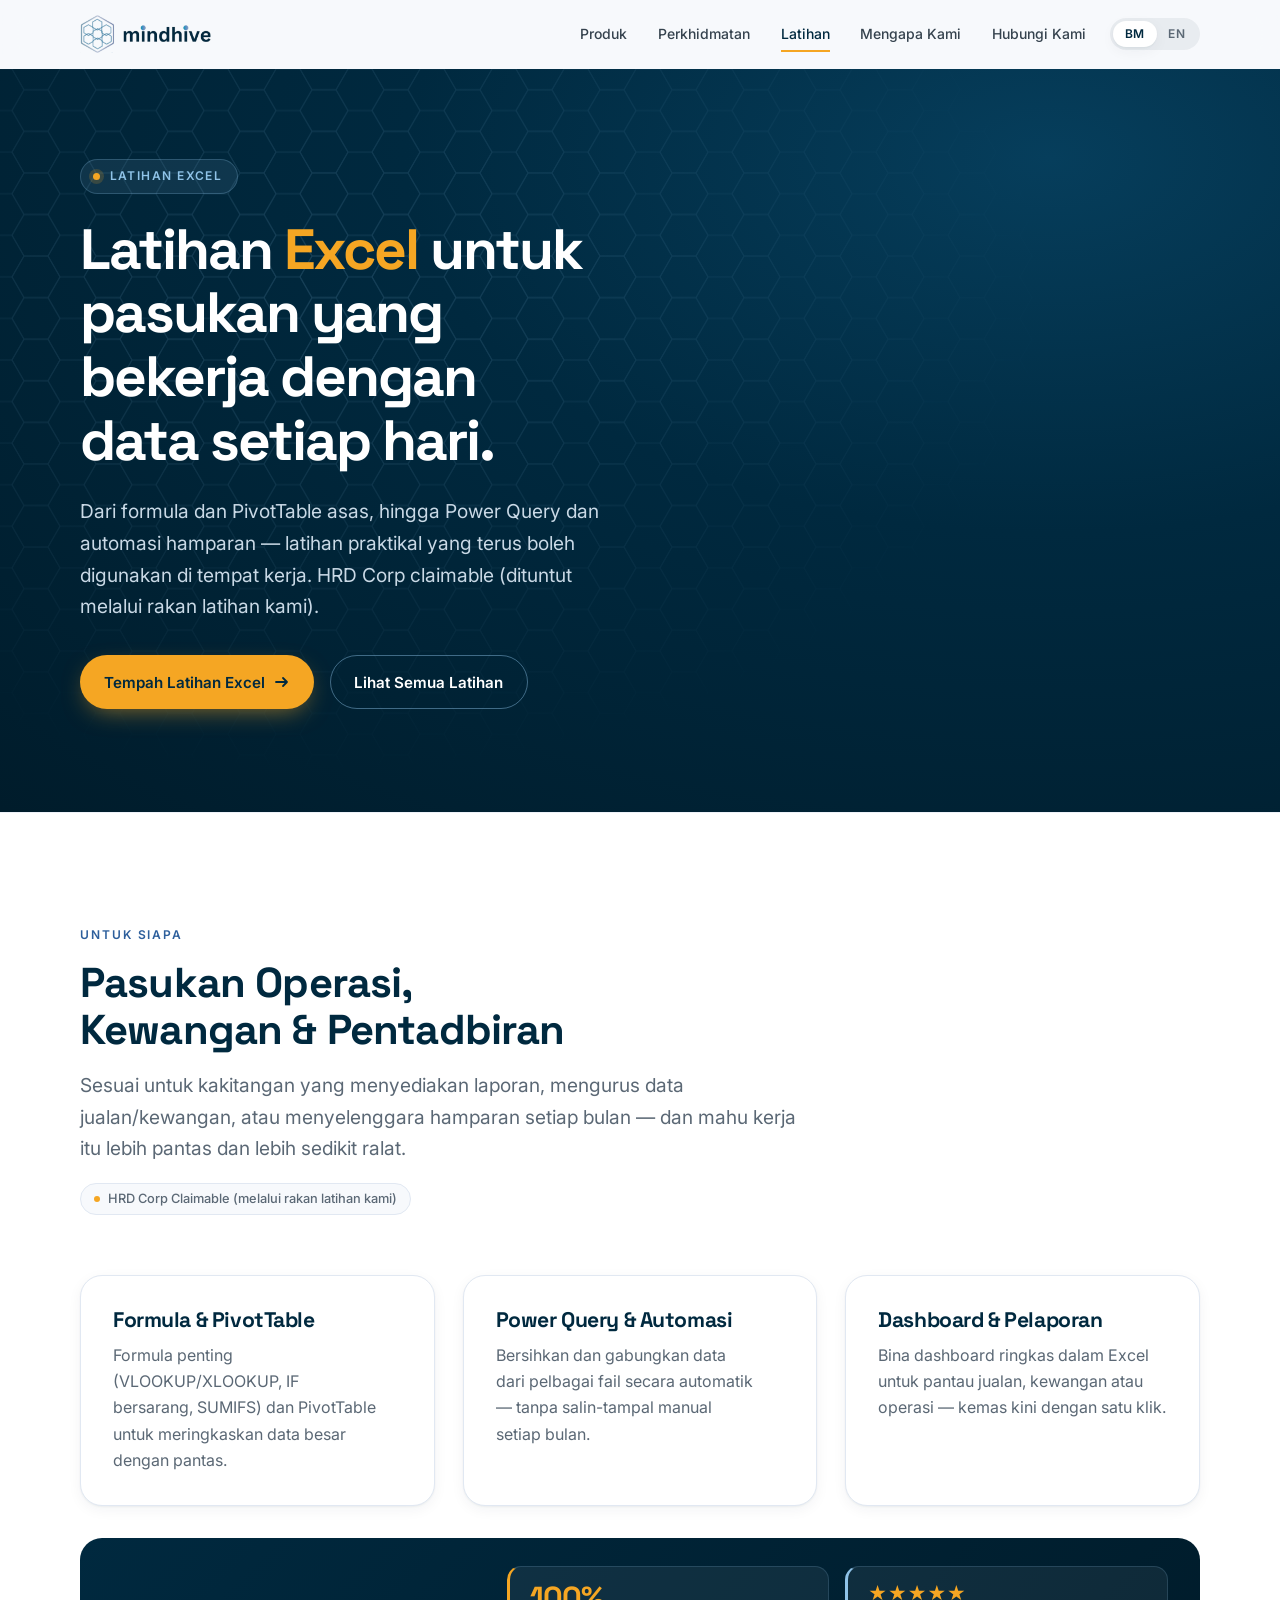
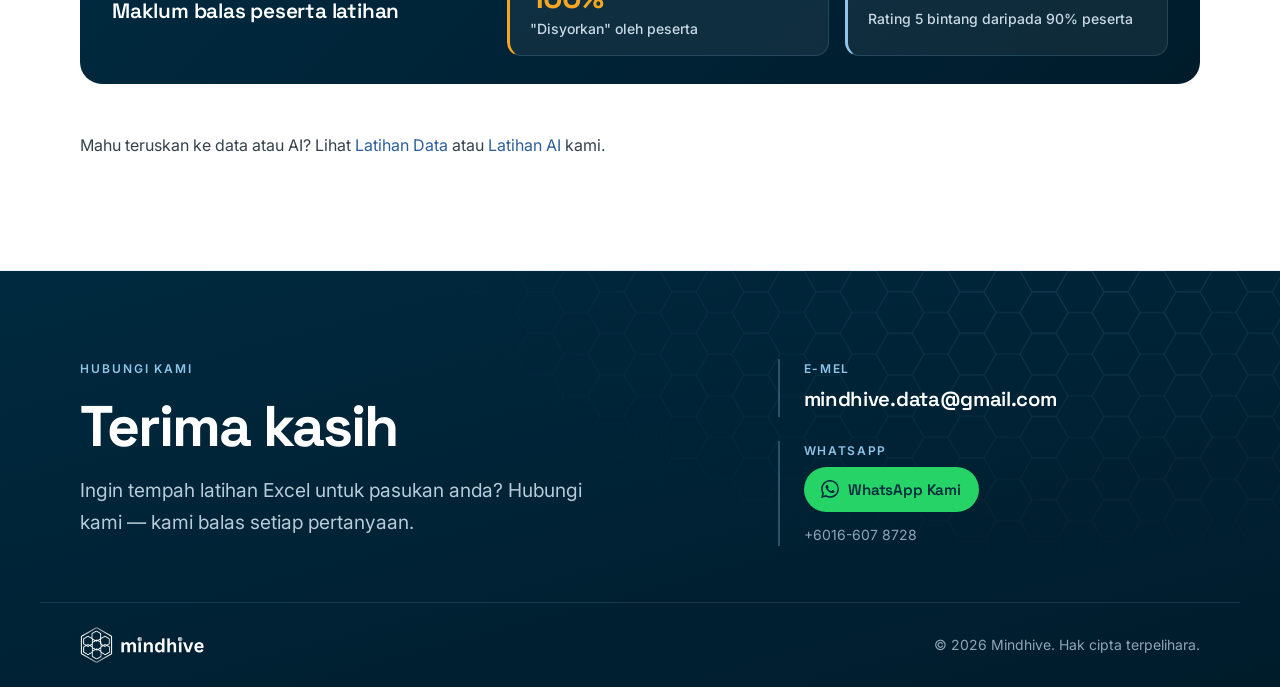
<file: excel-training.html>
<!DOCTYPE html>
<html lang="ms">
<head>
<meta charset="utf-8">
<meta name="viewport" content="width=device-width, initial-scale=1">
<title>Latihan Excel Malaysia | Excel Training — Mindhive</title>
<meta name="description" content="Latihan Excel bertauliah untuk pasukan perniagaan — formula, PivotTable, Power Query dan automasi hamparan. HRD Corp claimable. Jurulatih pakar.">
<meta name="theme-color" content="#00293F">
<link rel="canonical" href="https://www.mindhive.my/excel-training.html">
<link rel="alternate" hreflang="ms-MY" href="https://www.mindhive.my/excel-training.html">
<link rel="alternate" hreflang="en-MY" href="https://www.mindhive.my/excel-training.html?lang=en">
<link rel="alternate" hreflang="x-default" href="https://www.mindhive.my/excel-training.html">
<link rel="icon" href="favicon.png" type="image/png" sizes="256x256">
<link rel="apple-touch-icon" href="favicon.png">
<meta property="og:type" content="website">
<meta property="og:url" content="https://www.mindhive.my/excel-training.html">
<meta property="og:site_name" content="Mindhive">
<meta property="og:title" content="Latihan Excel Malaysia | Excel Training — Mindhive">
<meta property="og:description" content="Latihan Excel bertauliah untuk pasukan perniagaan — formula, PivotTable, Power Query dan automasi hamparan. HRD Corp claimable.">
<meta property="og:image" content="https://www.mindhive.my/logo.png">
<meta property="og:locale" content="ms_MY">
<meta property="og:locale:alternate" content="en_MY">
<meta name="twitter:card" content="summary">
<meta name="twitter:title" content="Excel Training Malaysia — Mindhive">
<meta name="twitter:description" content="Hands-on Excel training for business teams — formulas, PivotTables, Power Query and automation. HRD Corp claimable.">
<meta name="twitter:image" content="https://www.mindhive.my/logo.png">
<link rel="preconnect" href="https://fonts.googleapis.com">
<link rel="preconnect" href="https://fonts.gstatic.com" crossorigin>
<link href="https://fonts.googleapis.com/css2?family=Space+Grotesk:wght@500;600;700&amp;family=Inter:wght@400;500;600;700&amp;display=swap" rel="stylesheet">
<link rel="stylesheet" href="styles.css">
<script type="application/ld+json">
{
  "@context": "https://schema.org",
  "@type": "Course",
  "name": "Excel Training",
  "description": "Hands-on Microsoft Excel training for business teams, from formulas and PivotTables through to Power Query automation. HRD Corp claimable (claimed through Mindhive's training partner).",
  "provider": { "@type": "Organization", "name": "Mindhive", "sameAs": "https://www.mindhive.my/" },
  "url": "https://www.mindhive.my/excel-training.html",
  "areaServed": "MY"
}
</script>
<script>
window.PAGE_META = {
  ms: {
    title: 'Latihan Excel Malaysia | Excel Training — Mindhive',
    desc: 'Latihan Excel bertauliah untuk pasukan perniagaan — formula, PivotTable, Power Query dan automasi hamparan. HRD Corp claimable. Jurulatih pakar.',
    locale: 'ms_MY', navLabel: 'Utama', menuLabel: 'Menu'
  },
  en: {
    title: 'Excel Training Malaysia — Mindhive',
    desc: 'Hands-on Excel training for business teams — formulas, PivotTables, Power Query and spreadsheet automation. HRD Corp claimable. Certified trainers.',
    locale: 'en_MY', navLabel: 'Main', menuLabel: 'Menu'
  }
};
</script>
</head>
<body>

<svg class="svgdefs" aria-hidden="true" focusable="false" width="0" height="0">
  <defs>
    <pattern id="comb" width="72" height="41.57" patternUnits="userSpaceOnUse">
      <g fill="none" stroke="#8FC3E8" stroke-width="1">
        <path d="M-24 20.78 -12 0 12 0 24 20.78 12 41.57 -12 41.57Z"/>
        <path d="M48 20.78 60 0 84 0 96 20.78 84 41.57 60 41.57Z"/>
        <path d="M12 0 24 -20.78 48 -20.78 60 0 48 20.78 24 20.78Z"/>
        <path d="M12 41.57 24 20.78 48 20.78 60 41.57 48 62.35 24 62.35Z"/>
      </g>
    </pattern>
    <symbol id="ico-arrow" viewBox="0 0 16 16">
      <path d="M2 8h11M9 4l4 4-4 4" fill="none" stroke="currentColor" stroke-width="1.8" stroke-linecap="round" stroke-linejoin="round"/>
    </symbol>
    <symbol id="ico-check" viewBox="0 0 20 20">
      <path d="M5 10.4l3.2 3.1L15 6.6" fill="none" stroke="currentColor" stroke-width="2.2" stroke-linecap="round" stroke-linejoin="round"/>
    </symbol>
  </defs>
</svg>

<a class="skip" href="#main">
  <span data-lang="ms">Terus ke kandungan utama</span>
  <span data-lang="en">Skip to main content</span>
</a>

<header class="nav" id="nav">
  <div class="wrap nav__inner">
    <a class="brand" href="index.html" aria-label="Mindhive">
      <img class="brand__img" src="logo.png" width="454" height="132" alt="" fetchpriority="high" decoding="async">
    </a>
    <nav class="nav__links" id="navlinks" aria-label="Utama">
      <a href="index.html#products"><span data-lang="ms">Produk</span><span data-lang="en">Products</span></a>
      <a href="index.html#services"><span data-lang="ms">Perkhidmatan</span><span data-lang="en">Services</span></a>
      <a class="is-active" href="training.html"><span data-lang="ms">Latihan</span><span data-lang="en">Training</span></a>
      <a href="index.html#why"><span data-lang="ms">Mengapa Kami</span><span data-lang="en">Why Us</span></a>
      <a href="index.html#contact"><span data-lang="ms">Hubungi Kami</span><span data-lang="en">Contact Us</span></a>
    </nav>
    <div class="nav__end">
      <div class="langtoggle" role="group" id="langtoggle" aria-label="Bahasa / Language">
        <button type="button" data-setlang="ms" aria-pressed="true" lang="ms">BM</button>
        <button type="button" data-setlang="en" aria-pressed="false" lang="en">EN</button>
      </div>
      <button class="burger" type="button" id="burger" aria-expanded="false" aria-controls="navlinks" aria-label="Menu">
        <span></span><span></span><span></span>
      </button>
    </div>
  </div>
</header>

<main id="main">

<section class="hero" id="top">
  <div class="hero__bg" aria-hidden="true">
    <svg class="combpattern" aria-hidden="true" focusable="false">
      <rect width="100%" height="100%" fill="url(#comb)"/>
    </svg>
  </div>
  <div class="wrap hero__inner">
    <div class="hero__copy">
      <p class="hero__eyebrow">
        <span class="hero__eyebrow-dot" aria-hidden="true"></span>
        <span data-lang="ms">Latihan Excel</span>
        <span data-lang="en">Excel Training</span>
      </p>
      <h1 class="hero__title">
        <span data-lang="ms">Latihan <em>Excel</em> untuk pasukan yang bekerja dengan data setiap hari.</span>
        <span data-lang="en"><em>Excel training</em> for teams that work with data every day.</span>
      </h1>
      <p class="hero__lede">
        <span data-lang="ms">Dari formula dan PivotTable asas, hingga Power Query dan automasi hamparan — latihan praktikal yang terus boleh digunakan di tempat kerja. HRD Corp claimable (dituntut melalui rakan latihan kami).</span>
        <span data-lang="en">From core formulas and PivotTables to Power Query and spreadsheet automation — practical training your team can apply at work immediately. HRD Corp claimable (claimed through our training partner).</span>
      </p>
      <div class="hero__cta">
        <a class="btn btn--amber" href="index.html#contact">
          <span data-lang="ms">Tempah Latihan Excel</span>
          <span data-lang="en">Book Excel Training</span>
          <svg aria-hidden="true" focusable="false"><use href="#ico-arrow"/></svg>
        </a>
        <a class="btn btn--ghost" href="training.html">
          <span data-lang="ms">Lihat Semua Latihan</span>
          <span data-lang="en">See All Training</span>
        </a>
      </div>
    </div>
  </div>
</section>

<section class="section section--paper">
  <div class="wrap">
    <header class="shead">
      <p class="eyebrow"><span data-lang="ms">Untuk Siapa</span><span data-lang="en">Who It's For</span></p>
      <h2><span data-lang="ms">Pasukan Operasi, Kewangan &amp; Pentadbiran</span><span data-lang="en">Operations, Finance &amp; Admin Teams</span></h2>
      <p class="shead__lede">
        <span data-lang="ms">Sesuai untuk kakitangan yang menyediakan laporan, mengurus data jualan/kewangan, atau menyelenggara hamparan setiap bulan — dan mahu kerja itu lebih pantas dan lebih sedikit ralat.</span>
        <span data-lang="en">Built for staff who prepare reports, manage sales/finance data, or maintain spreadsheets every month — and want that work faster and with fewer errors.</span>
      </p>
      <p class="shead__note">
        <span data-lang="ms">HRD Corp Claimable (melalui rakan latihan kami)</span>
        <span data-lang="en">HRD Corp Claimable (through our training partner)</span>
      </p>
    </header>

    <ol class="grid grid--3 svcgrid">
      <li class="card svc reveal">
        <h3><span data-lang="ms">Formula &amp; PivotTable</span><span data-lang="en">Formulas &amp; PivotTables</span></h3>
        <p><span data-lang="ms">Formula penting (VLOOKUP/XLOOKUP, IF bersarang, SUMIFS) dan PivotTable untuk meringkaskan data besar dengan pantas.</span><span data-lang="en">Essential formulas (VLOOKUP/XLOOKUP, nested IF, SUMIFS) and PivotTables to summarise large data sets quickly.</span></p>
      </li>
      <li class="card svc reveal">
        <h3><span data-lang="ms">Power Query &amp; Automasi</span><span data-lang="en">Power Query &amp; Automation</span></h3>
        <p><span data-lang="ms">Bersihkan dan gabungkan data dari pelbagai fail secara automatik — tanpa salin-tampal manual setiap bulan.</span><span data-lang="en">Clean and combine data from multiple files automatically — no more manual copy-pasting every month.</span></p>
      </li>
      <li class="card svc reveal">
        <h3><span data-lang="ms">Dashboard &amp; Pelaporan</span><span data-lang="en">Dashboards &amp; Reporting</span></h3>
        <p><span data-lang="ms">Bina dashboard ringkas dalam Excel untuk pantau jualan, kewangan atau operasi — kemas kini dengan satu klik.</span><span data-lang="en">Build simple Excel dashboards to track sales, finance or operations — refreshed with one click.</span></p>
      </li>
    </ol>

    <div class="proof reveal">
      <p class="proof__lab">
        <span data-lang="ms">Maklum balas peserta latihan</span>
        <span data-lang="en">Training participant feedback</span>
      </p>
      <div class="stats">
        <div class="stat stat--amber">
          <span class="stat__fig">100%</span>
          <span class="stat__lab">
            <span data-lang="ms">"Disyorkan" oleh peserta</span>
            <span data-lang="en">"Recommended" by participants</span>
          </span>
        </div>
        <div class="stat">
          <span class="stat__fig" aria-hidden="true">★★★★★</span>
          <span class="stat__lab">
            <span data-lang="ms">Rating 5 bintang daripada 90% peserta</span>
            <span data-lang="en">5-star rating from 90% of participants</span>
          </span>
        </div>
      </div>
    </div>

    <p style="margin-top:3rem">
      <span data-lang="ms">Mahu teruskan ke data atau AI? Lihat <a href="data-training.html">Latihan Data</a> atau <a href="ai-training.html">Latihan AI</a> kami.</span>
      <span data-lang="en">Want to go further into data or AI? See our <a href="data-training.html">Data Training</a> or <a href="ai-training.html">AI Training</a>.</span>
    </p>
  </div>
</section>

</main>

<footer class="foot" id="contact">
  <div class="foot__bg" aria-hidden="true">
    <svg class="combpattern" aria-hidden="true" focusable="false">
      <rect width="100%" height="100%" fill="url(#comb)"/>
    </svg>
  </div>
  <div class="wrap foot__inner">
    <div class="foot__lead">
      <p class="eyebrow eyebrow--light"><span data-lang="ms">Hubungi Kami</span><span data-lang="en">Contact Us</span></p>
      <h2 class="foot__thanks"><span data-lang="ms">Terima kasih</span><span data-lang="en">Thank you</span></h2>
      <p class="foot__note">
        <span data-lang="ms">Ingin tempah latihan Excel untuk pasukan anda? Hubungi kami — kami balas setiap pertanyaan.</span>
        <span data-lang="en">Want to book Excel training for your team? Get in touch — we reply to every enquiry.</span>
      </p>
    </div>
    <ul class="foot__contacts">
      <li>
        <span class="foot__lab"><span data-lang="ms">E-mel</span><span data-lang="en">Email</span></span>
        <a href="mailto:mindhive.data@gmail.com">mindhive.data@gmail.com</a>
      </li>
      <li>
        <span class="foot__lab">WhatsApp</span>
        <a class="wabtn" data-lang="ms" href="https://wa.me/60166078728?text=Salam%20Mindhive%2C%20saya%20ingin%20bertanya%20tentang%20latihan%20Excel." target="_blank" rel="noopener noreferrer">
          <svg class="wabtn__ico" viewBox="0 0 24 24" aria-hidden="true" focusable="false"><path d="M17.472 14.382c-.297-.149-1.758-.867-2.03-.967-.273-.099-.471-.148-.67.15-.197.297-.767.966-.94 1.164-.173.199-.347.223-.644.075-.297-.15-1.255-.463-2.39-1.475-.883-.788-1.48-1.761-1.653-2.059-.173-.297-.018-.458.13-.606.134-.133.347-.347.52-.52.174-.174.232-.298.347-.497.115-.198.057-.371-.03-.52-.086-.148-.66-1.591-.904-2.18-.239-.575-.48-.497-.66-.505-.171-.008-.367-.01-.563-.01-.196 0-.514.074-.783.372-.27.297-1.03 1.006-1.03 2.45 0 1.442 1.055 2.836 1.202 3.033.148.198 2.077 3.172 5.033 4.448.703.303 1.252.484 1.68.62.706.224 1.348.193 1.856.117.567-.085 1.758-.719 2.006-1.413.248-.694.248-1.29.173-1.414-.074-.124-.272-.198-.57-.347m-5.421 7.403h-.004a9.87 9.87 0 01-5.031-1.378l-.361-.214-3.741.982.998-3.648-.235-.374a9.86 9.86 0 01-1.51-5.26c.001-5.45 4.436-9.884 9.888-9.884 2.64 0 5.122 1.03 6.988 2.898a9.825 9.825 0 012.893 6.994c-.003 5.45-4.437 9.884-9.885 9.884m8.413-18.297A11.815 11.815 0 0012.05 0C5.495 0 .16 5.335.157 11.892c0 2.096.547 4.142 1.588 5.945L.057 24l6.305-1.654a11.882 11.882 0 005.683 1.448h.005c6.554 0 11.89-5.335 11.893-11.893a11.821 11.821 0 00-3.48-8.413Z"/></svg><span>WhatsApp Kami</span>
        </a>
        <a class="wabtn" data-lang="en" href="https://wa.me/60166078728?text=Hello%20Mindhive%2C%20I%20would%20like%20to%20enquire%20about%20Excel%20training." target="_blank" rel="noopener noreferrer">
          <svg class="wabtn__ico" viewBox="0 0 24 24" aria-hidden="true" focusable="false"><path d="M17.472 14.382c-.297-.149-1.758-.867-2.03-.967-.273-.099-.471-.148-.67.15-.197.297-.767.966-.94 1.164-.173.199-.347.223-.644.075-.297-.15-1.255-.463-2.39-1.475-.883-.788-1.48-1.761-1.653-2.059-.173-.297-.018-.458.13-.606.134-.133.347-.347.52-.52.174-.174.232-.298.347-.497.115-.198.057-.371-.03-.52-.086-.148-.66-1.591-.904-2.18-.239-.575-.48-.497-.66-.505-.171-.008-.367-.01-.563-.01-.196 0-.514.074-.783.372-.27.297-1.03 1.006-1.03 2.45 0 1.442 1.055 2.836 1.202 3.033.148.198 2.077 3.172 5.033 4.448.703.303 1.252.484 1.68.62.706.224 1.348.193 1.856.117.567-.085 1.758-.719 2.006-1.413.248-.694.248-1.29.173-1.414-.074-.124-.272-.198-.57-.347m-5.421 7.403h-.004a9.87 9.87 0 01-5.031-1.378l-.361-.214-3.741.982.998-3.648-.235-.374a9.86 9.86 0 01-1.51-5.26c.001-5.45 4.436-9.884 9.888-9.884 2.64 0 5.122 1.03 6.988 2.898a9.825 9.825 0 012.893 6.994c-.003 5.45-4.437 9.884-9.885 9.884m8.413-18.297A11.815 11.815 0 0012.05 0C5.495 0 .16 5.335.157 11.892c0 2.096.547 4.142 1.588 5.945L.057 24l6.305-1.654a11.882 11.882 0 005.683 1.448h.005c6.554 0 11.89-5.335 11.893-11.893a11.821 11.821 0 00-3.48-8.413Z"/></svg><span>WhatsApp Us</span>
        </a>
        <span class="foot__wanum">+6016-607 8728</span>
      </li>
    </ul>
  </div>
  <div class="wrap foot__base">
    <span class="brand brand--foot">
      <img class="brand__img" src="logo-white.png" width="454" height="132" alt="Mindhive" loading="lazy" decoding="async">
    </span>
    <p class="foot__rights">
      <span data-lang="ms">© <span id="yr">2026</span> Mindhive. Hak cipta terpelihara.</span>
      <span data-lang="en">© <span id="yr-en">2026</span> Mindhive. All rights reserved.</span>
    </p>
  </div>
</footer>

<script src="script.js"></script>
</body>
</html>
</file>
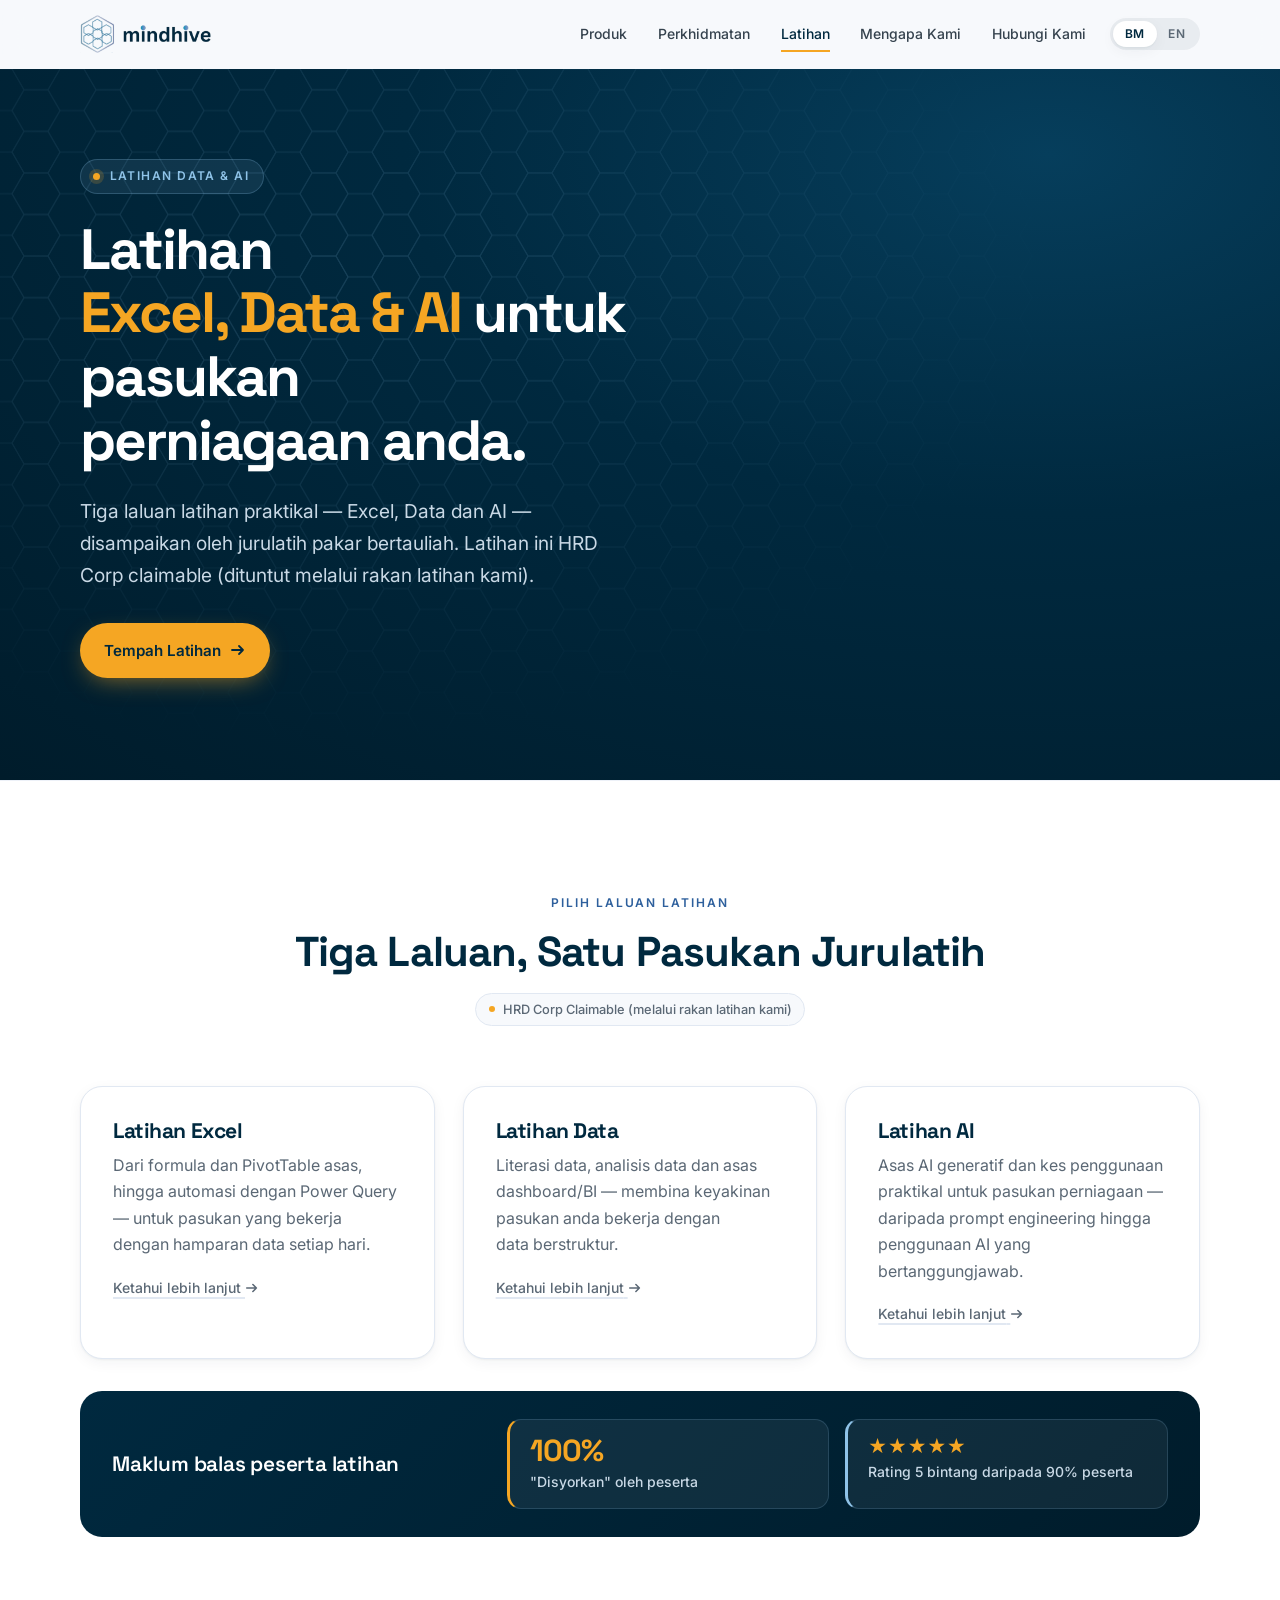
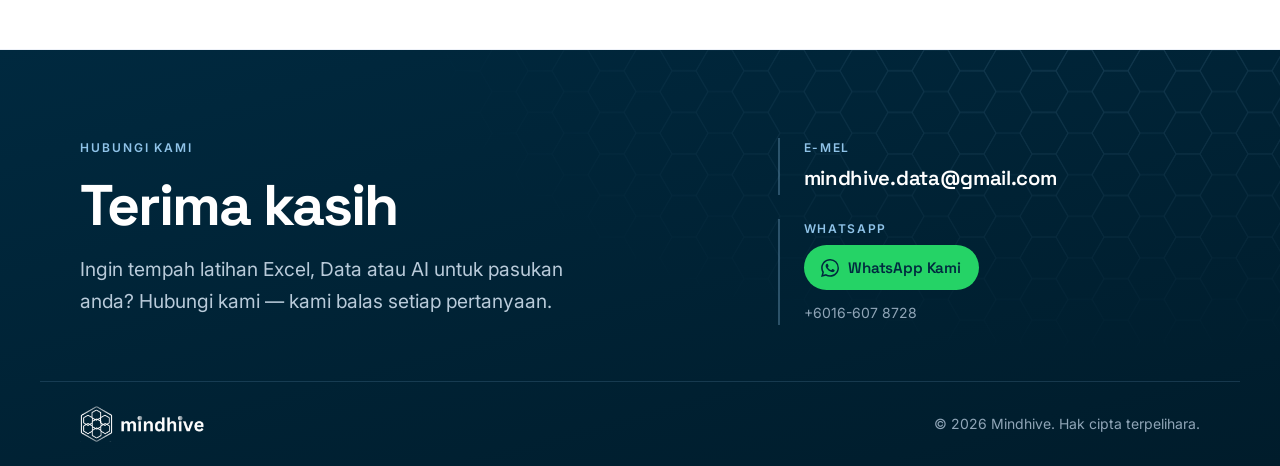
<file: training.html>
<!DOCTYPE html>
<html lang="ms">
<head>
<meta charset="utf-8">
<meta name="viewport" content="width=device-width, initial-scale=1">
<title>Latihan Excel, Data &amp; AI di Malaysia | Mindhive</title>
<meta name="description" content="Latihan Excel, latihan data dan latihan AI bertauliah untuk pasukan perniagaan di Malaysia. HRD Corp claimable. Jurulatih pakar, 100% disyorkan peserta.">
<meta name="theme-color" content="#00293F">
<link rel="canonical" href="https://www.mindhive.my/training.html">
<link rel="alternate" hreflang="ms-MY" href="https://www.mindhive.my/training.html">
<link rel="alternate" hreflang="en-MY" href="https://www.mindhive.my/training.html?lang=en">
<link rel="alternate" hreflang="x-default" href="https://www.mindhive.my/training.html">
<link rel="icon" href="favicon.png" type="image/png" sizes="256x256">
<link rel="apple-touch-icon" href="favicon.png">
<meta property="og:type" content="website">
<meta property="og:url" content="https://www.mindhive.my/training.html">
<meta property="og:site_name" content="Mindhive">
<meta property="og:title" content="Latihan Excel, Data &amp; AI di Malaysia | Mindhive">
<meta property="og:description" content="Latihan Excel, latihan data dan latihan AI bertauliah untuk pasukan perniagaan di Malaysia. HRD Corp claimable.">
<meta property="og:image" content="https://www.mindhive.my/logo.png">
<meta property="og:locale" content="ms_MY">
<meta property="og:locale:alternate" content="en_MY">
<meta name="twitter:card" content="summary">
<meta name="twitter:title" content="Excel, Data &amp; AI Training in Malaysia | Mindhive">
<meta name="twitter:description" content="HRD Corp claimable Excel training, data training and AI training for Malaysian business teams.">
<meta name="twitter:image" content="https://www.mindhive.my/logo.png">
<link rel="preconnect" href="https://fonts.googleapis.com">
<link rel="preconnect" href="https://fonts.gstatic.com" crossorigin>
<link href="https://fonts.googleapis.com/css2?family=Space+Grotesk:wght@500;600;700&amp;family=Inter:wght@400;500;600;700&amp;display=swap" rel="stylesheet">
<link rel="stylesheet" href="styles.css">
<script type="application/ld+json">
{
  "@context": "https://schema.org",
  "@type": "ItemList",
  "name": "Mindhive Training Courses",
  "itemListElement": [
    {
      "@type": "Course",
      "position": 1,
      "name": "Excel Training",
      "url": "https://www.mindhive.my/excel-training.html",
      "provider": { "@type": "Organization", "name": "Mindhive", "sameAs": "https://www.mindhive.my/" }
    },
    {
      "@type": "Course",
      "position": 2,
      "name": "Data Training",
      "url": "https://www.mindhive.my/data-training.html",
      "provider": { "@type": "Organization", "name": "Mindhive", "sameAs": "https://www.mindhive.my/" }
    },
    {
      "@type": "Course",
      "position": 3,
      "name": "AI Training",
      "url": "https://www.mindhive.my/ai-training.html",
      "provider": { "@type": "Organization", "name": "Mindhive", "sameAs": "https://www.mindhive.my/" }
    }
  ]
}
</script>
<script>
window.PAGE_META = {
  ms: {
    title: 'Latihan Excel, Data & AI di Malaysia | Mindhive',
    desc: 'Latihan Excel, latihan data dan latihan AI bertauliah untuk pasukan perniagaan di Malaysia. HRD Corp claimable. Jurulatih pakar, 100% disyorkan peserta.',
    locale: 'ms_MY', navLabel: 'Utama', menuLabel: 'Menu'
  },
  en: {
    title: 'Excel, Data & AI Training in Malaysia | Mindhive',
    desc: 'HRD Corp claimable Excel training, data training and AI training for Malaysian business teams. Certified trainers, 100% participant recommendation.',
    locale: 'en_MY', navLabel: 'Main', menuLabel: 'Menu'
  }
};
</script>
</head>
<body>

<svg class="svgdefs" aria-hidden="true" focusable="false" width="0" height="0">
  <defs>
    <pattern id="comb" width="72" height="41.57" patternUnits="userSpaceOnUse">
      <g fill="none" stroke="#8FC3E8" stroke-width="1">
        <path d="M-24 20.78 -12 0 12 0 24 20.78 12 41.57 -12 41.57Z"/>
        <path d="M48 20.78 60 0 84 0 96 20.78 84 41.57 60 41.57Z"/>
        <path d="M12 0 24 -20.78 48 -20.78 60 0 48 20.78 24 20.78Z"/>
        <path d="M12 41.57 24 20.78 48 20.78 60 41.57 48 62.35 24 62.35Z"/>
      </g>
    </pattern>
    <symbol id="ico-arrow" viewBox="0 0 16 16">
      <path d="M2 8h11M9 4l4 4-4 4" fill="none" stroke="currentColor" stroke-width="1.8" stroke-linecap="round" stroke-linejoin="round"/>
    </symbol>
    <symbol id="ico-check" viewBox="0 0 20 20">
      <path d="M5 10.4l3.2 3.1L15 6.6" fill="none" stroke="currentColor" stroke-width="2.2" stroke-linecap="round" stroke-linejoin="round"/>
    </symbol>
  </defs>
</svg>

<a class="skip" href="#main">
  <span data-lang="ms">Terus ke kandungan utama</span>
  <span data-lang="en">Skip to main content</span>
</a>

<header class="nav" id="nav">
  <div class="wrap nav__inner">
    <a class="brand" href="index.html" aria-label="Mindhive">
      <img class="brand__img" src="logo.png" width="454" height="132" alt="" fetchpriority="high" decoding="async">
    </a>
    <nav class="nav__links" id="navlinks" aria-label="Utama">
      <a href="index.html#products"><span data-lang="ms">Produk</span><span data-lang="en">Products</span></a>
      <a href="index.html#services"><span data-lang="ms">Perkhidmatan</span><span data-lang="en">Services</span></a>
      <a class="is-active" href="training.html"><span data-lang="ms">Latihan</span><span data-lang="en">Training</span></a>
      <a href="index.html#why"><span data-lang="ms">Mengapa Kami</span><span data-lang="en">Why Us</span></a>
      <a href="index.html#contact"><span data-lang="ms">Hubungi Kami</span><span data-lang="en">Contact Us</span></a>
    </nav>
    <div class="nav__end">
      <div class="langtoggle" role="group" id="langtoggle" aria-label="Bahasa / Language">
        <button type="button" data-setlang="ms" aria-pressed="true" lang="ms">BM</button>
        <button type="button" data-setlang="en" aria-pressed="false" lang="en">EN</button>
      </div>
      <button class="burger" type="button" id="burger" aria-expanded="false" aria-controls="navlinks" aria-label="Menu">
        <span></span><span></span><span></span>
      </button>
    </div>
  </div>
</header>

<main id="main">

<section class="hero" id="top">
  <div class="hero__bg" aria-hidden="true">
    <svg class="combpattern" aria-hidden="true" focusable="false">
      <rect width="100%" height="100%" fill="url(#comb)"/>
    </svg>
  </div>
  <div class="wrap hero__inner">
    <div class="hero__copy">
      <p class="hero__eyebrow">
        <span class="hero__eyebrow-dot" aria-hidden="true"></span>
        <span data-lang="ms">Latihan Data &amp; AI</span>
        <span data-lang="en">Data &amp; AI Training</span>
      </p>
      <h1 class="hero__title">
        <span data-lang="ms">Latihan <em>Excel, Data &amp; AI</em> untuk pasukan perniagaan anda.</span>
        <span data-lang="en">Excel, Data &amp; AI <em>training</em> for your business team.</span>
      </h1>
      <p class="hero__lede">
        <span data-lang="ms">Tiga laluan latihan praktikal — Excel, Data dan AI — disampaikan oleh jurulatih pakar bertauliah. Latihan ini HRD Corp claimable (dituntut melalui rakan latihan kami).</span>
        <span data-lang="en">Three practical training tracks — Excel, Data and AI — delivered by certified expert trainers. This training is HRD Corp claimable (claimed through our training partner).</span>
      </p>
      <div class="hero__cta">
        <a class="btn btn--amber" href="index.html#contact">
          <span data-lang="ms">Tempah Latihan</span>
          <span data-lang="en">Book Training</span>
          <svg aria-hidden="true" focusable="false"><use href="#ico-arrow"/></svg>
        </a>
      </div>
    </div>
  </div>
</section>

<section class="section section--paper">
  <div class="wrap">
    <header class="shead shead--center">
      <p class="eyebrow"><span data-lang="ms">Pilih Laluan Latihan</span><span data-lang="en">Choose a Training Track</span></p>
      <h2><span data-lang="ms">Tiga Laluan, Satu Pasukan Jurulatih</span><span data-lang="en">Three Tracks, One Expert Training Team</span></h2>
      <p class="shead__note">
        <span data-lang="ms">HRD Corp Claimable (melalui rakan latihan kami)</span>
        <span data-lang="en">HRD Corp Claimable (through our training partner)</span>
      </p>
    </header>

    <ol class="grid grid--3 svcgrid">
      <li class="card svc reveal">
        <h3><span data-lang="ms">Latihan Excel</span><span data-lang="en">Excel Training</span></h3>
        <p><span data-lang="ms">Dari formula dan PivotTable asas, hingga automasi dengan Power Query — untuk pasukan yang bekerja dengan hamparan data setiap hari.</span><span data-lang="en">From formulas and PivotTables to Power Query automation — for teams that work with spreadsheets every day.</span></p>
        <p style="margin-top:1rem"><a class="prod__ask" href="excel-training.html"><span data-lang="ms">Ketahui lebih lanjut</span><span data-lang="en">Learn more</span> <svg aria-hidden="true" focusable="false" style="width:14px;height:14px;display:inline;vertical-align:-2px"><use href="#ico-arrow"/></svg></a></p>
      </li>
      <li class="card svc reveal">
        <h3><span data-lang="ms">Latihan Data</span><span data-lang="en">Data Training</span></h3>
        <p><span data-lang="ms">Literasi data, analisis data dan asas dashboard/BI — membina keyakinan pasukan anda bekerja dengan data berstruktur.</span><span data-lang="en">Data literacy, data analysis and dashboard/BI fundamentals — building your team's confidence working with structured data.</span></p>
        <p style="margin-top:1rem"><a class="prod__ask" href="data-training.html"><span data-lang="ms">Ketahui lebih lanjut</span><span data-lang="en">Learn more</span> <svg aria-hidden="true" focusable="false" style="width:14px;height:14px;display:inline;vertical-align:-2px"><use href="#ico-arrow"/></svg></a></p>
      </li>
      <li class="card svc reveal">
        <h3><span data-lang="ms">Latihan AI</span><span data-lang="en">AI Training</span></h3>
        <p><span data-lang="ms">Asas AI generatif dan kes penggunaan praktikal untuk pasukan perniagaan — daripada prompt engineering hingga penggunaan AI yang bertanggungjawab.</span><span data-lang="en">Generative AI fundamentals and practical use cases for business teams — from prompt engineering to responsible AI use.</span></p>
        <p style="margin-top:1rem"><a class="prod__ask" href="ai-training.html"><span data-lang="ms">Ketahui lebih lanjut</span><span data-lang="en">Learn more</span> <svg aria-hidden="true" focusable="false" style="width:14px;height:14px;display:inline;vertical-align:-2px"><use href="#ico-arrow"/></svg></a></p>
      </li>
    </ol>

    <div class="proof reveal">
      <p class="proof__lab">
        <span data-lang="ms">Maklum balas peserta latihan</span>
        <span data-lang="en">Training participant feedback</span>
      </p>
      <div class="stats">
        <div class="stat stat--amber">
          <span class="stat__fig">100%</span>
          <span class="stat__lab">
            <span data-lang="ms">"Disyorkan" oleh peserta</span>
            <span data-lang="en">"Recommended" by participants</span>
          </span>
        </div>
        <div class="stat">
          <span class="stat__fig" aria-hidden="true">★★★★★</span>
          <span class="stat__lab">
            <span data-lang="ms">Rating 5 bintang daripada 90% peserta</span>
            <span data-lang="en">5-star rating from 90% of participants</span>
          </span>
        </div>
      </div>
    </div>
  </div>
</section>

</main>

<footer class="foot" id="contact">
  <div class="foot__bg" aria-hidden="true">
    <svg class="combpattern" aria-hidden="true" focusable="false">
      <rect width="100%" height="100%" fill="url(#comb)"/>
    </svg>
  </div>
  <div class="wrap foot__inner">
    <div class="foot__lead">
      <p class="eyebrow eyebrow--light"><span data-lang="ms">Hubungi Kami</span><span data-lang="en">Contact Us</span></p>
      <h2 class="foot__thanks"><span data-lang="ms">Terima kasih</span><span data-lang="en">Thank you</span></h2>
      <p class="foot__note">
        <span data-lang="ms">Ingin tempah latihan Excel, Data atau AI untuk pasukan anda? Hubungi kami — kami balas setiap pertanyaan.</span>
        <span data-lang="en">Want to book Excel, Data or AI training for your team? Get in touch — we reply to every enquiry.</span>
      </p>
    </div>
    <ul class="foot__contacts">
      <li>
        <span class="foot__lab"><span data-lang="ms">E-mel</span><span data-lang="en">Email</span></span>
        <a href="mailto:mindhive.data@gmail.com">mindhive.data@gmail.com</a>
      </li>
      <li>
        <span class="foot__lab">WhatsApp</span>
        <a class="wabtn" data-lang="ms" href="https://wa.me/60166078728?text=Salam%20Mindhive%2C%20saya%20ingin%20bertanya%20tentang%20latihan%20Excel%2C%20Data%20atau%20AI." target="_blank" rel="noopener noreferrer">
          <svg class="wabtn__ico" viewBox="0 0 24 24" aria-hidden="true" focusable="false"><path d="M17.472 14.382c-.297-.149-1.758-.867-2.03-.967-.273-.099-.471-.148-.67.15-.197.297-.767.966-.94 1.164-.173.199-.347.223-.644.075-.297-.15-1.255-.463-2.39-1.475-.883-.788-1.48-1.761-1.653-2.059-.173-.297-.018-.458.13-.606.134-.133.347-.347.52-.52.174-.174.232-.298.347-.497.115-.198.057-.371-.03-.52-.086-.148-.66-1.591-.904-2.18-.239-.575-.48-.497-.66-.505-.171-.008-.367-.01-.563-.01-.196 0-.514.074-.783.372-.27.297-1.03 1.006-1.03 2.45 0 1.442 1.055 2.836 1.202 3.033.148.198 2.077 3.172 5.033 4.448.703.303 1.252.484 1.68.62.706.224 1.348.193 1.856.117.567-.085 1.758-.719 2.006-1.413.248-.694.248-1.29.173-1.414-.074-.124-.272-.198-.57-.347m-5.421 7.403h-.004a9.87 9.87 0 01-5.031-1.378l-.361-.214-3.741.982.998-3.648-.235-.374a9.86 9.86 0 01-1.51-5.26c.001-5.45 4.436-9.884 9.888-9.884 2.64 0 5.122 1.03 6.988 2.898a9.825 9.825 0 012.893 6.994c-.003 5.45-4.437 9.884-9.885 9.884m8.413-18.297A11.815 11.815 0 0012.05 0C5.495 0 .16 5.335.157 11.892c0 2.096.547 4.142 1.588 5.945L.057 24l6.305-1.654a11.882 11.882 0 005.683 1.448h.005c6.554 0 11.89-5.335 11.893-11.893a11.821 11.821 0 00-3.48-8.413Z"/></svg><span>WhatsApp Kami</span>
        </a>
        <a class="wabtn" data-lang="en" href="https://wa.me/60166078728?text=Hello%20Mindhive%2C%20I%20would%20like%20to%20enquire%20about%20Excel%2C%20Data%20or%20AI%20training." target="_blank" rel="noopener noreferrer">
          <svg class="wabtn__ico" viewBox="0 0 24 24" aria-hidden="true" focusable="false"><path d="M17.472 14.382c-.297-.149-1.758-.867-2.03-.967-.273-.099-.471-.148-.67.15-.197.297-.767.966-.94 1.164-.173.199-.347.223-.644.075-.297-.15-1.255-.463-2.39-1.475-.883-.788-1.48-1.761-1.653-2.059-.173-.297-.018-.458.13-.606.134-.133.347-.347.52-.52.174-.174.232-.298.347-.497.115-.198.057-.371-.03-.52-.086-.148-.66-1.591-.904-2.18-.239-.575-.48-.497-.66-.505-.171-.008-.367-.01-.563-.01-.196 0-.514.074-.783.372-.27.297-1.03 1.006-1.03 2.45 0 1.442 1.055 2.836 1.202 3.033.148.198 2.077 3.172 5.033 4.448.703.303 1.252.484 1.68.62.706.224 1.348.193 1.856.117.567-.085 1.758-.719 2.006-1.413.248-.694.248-1.29.173-1.414-.074-.124-.272-.198-.57-.347m-5.421 7.403h-.004a9.87 9.87 0 01-5.031-1.378l-.361-.214-3.741.982.998-3.648-.235-.374a9.86 9.86 0 01-1.51-5.26c.001-5.45 4.436-9.884 9.888-9.884 2.64 0 5.122 1.03 6.988 2.898a9.825 9.825 0 012.893 6.994c-.003 5.45-4.437 9.884-9.885 9.884m8.413-18.297A11.815 11.815 0 0012.05 0C5.495 0 .16 5.335.157 11.892c0 2.096.547 4.142 1.588 5.945L.057 24l6.305-1.654a11.882 11.882 0 005.683 1.448h.005c6.554 0 11.89-5.335 11.893-11.893a11.821 11.821 0 00-3.48-8.413Z"/></svg><span>WhatsApp Us</span>
        </a>
        <span class="foot__wanum">+6016-607 8728</span>
      </li>
    </ul>
  </div>
  <div class="wrap foot__base">
    <span class="brand brand--foot">
      <img class="brand__img" src="logo-white.png" width="454" height="132" alt="Mindhive" loading="lazy" decoding="async">
    </span>
    <p class="foot__rights">
      <span data-lang="ms">© <span id="yr">2026</span> Mindhive. Hak cipta terpelihara.</span>
      <span data-lang="en">© <span id="yr-en">2026</span> Mindhive. All rights reserved.</span>
    </p>
  </div>
</footer>

<script src="script.js"></script>
</body>
</html>
</file>
<file: styles.css>
/* =========================================================
   Mindhive — landing page
   Tokens → base → language switch → components → sections
   → responsive → motion/contrast/print
   ========================================================= */

:root {
  /* brand palette (sampled from company profile) */
  --navy:      #00293F;
  --navy-deep: #001C2B;
  --navy-lift: #063E5C;
  --blue:      #2D5F9C;
  --blue-pale: #8FC3E8;
  --offwhite:  #F7F9FC;
  --slate:     #35424E;
  --amber:     #F5A623;
  --green:     #17805B;
  --wa:        #25D366;   /* WhatsApp brand green */

  /* derived surfaces */
  --paper:      #FFFFFF;
  --line:       #E1E8F2;
  --line-soft:  #EDF1F8;
  --slate-mute: #5B6875;

  /* type */
  --display: "Space Grotesk", ui-sans-serif, system-ui, sans-serif;
  --body: "Inter", ui-sans-serif, system-ui, -apple-system, sans-serif;

  --fs-hero:  clamp(2.1rem, 1.3rem + 3vw, 3.55rem);
  --fs-h2:    clamp(1.75rem, 1.25rem + 1.7vw, 2.7rem);
  --fs-h3:    clamp(1.12rem, 1rem + 0.4vw, 1.35rem);
  --fs-lede:  clamp(1.03rem, 0.97rem + 0.32vw, 1.2rem);
  --fs-body:  1rem;
  --fs-small: 0.875rem;
  --fs-eyebrow: 0.75rem;

  /* space — 8px base */
  --s1: 0.5rem;  --s2: 1rem;  --s3: 1.5rem;  --s4: 2rem;  --s7: 6rem;

  --r-sm: 8px;  --r-md: 14px;  --r-lg: 22px;  --r-xl: 30px;

  --shadow-sm: 0 1px 2px rgba(0, 41, 63, .05), 0 4px 14px rgba(0, 41, 63, .05);
  --shadow-md: 0 2px 6px rgba(0, 41, 63, .06), 0 18px 40px -12px rgba(0, 41, 63, .18);
  --shadow-lg: 0 2px 8px rgba(0, 41, 63, .08), 0 34px 70px -24px rgba(0, 41, 63, .35);

  --wrap: 1200px;
  --nav-h: 68px;
  --ease: cubic-bezier(.4, 0, .2, 1);
}

/* ---------- reset / base ---------- */
*, *::before, *::after { box-sizing: border-box; }
* { margin: 0; }

html { -webkit-text-size-adjust: 100%; scroll-behavior: smooth; scroll-padding-top: calc(var(--nav-h) + 1rem); }

body {
  font-family: var(--body);
  font-size: var(--fs-body);
  line-height: 1.65;
  color: var(--slate);
  background: var(--offwhite);
  -webkit-font-smoothing: antialiased;
  overflow-x: hidden;
}

h1, h2, h3 {
  font-family: var(--display);
  color: var(--navy);
  line-height: 1.12;
  letter-spacing: -0.02em;
  font-weight: 700;
  text-wrap: balance;
}

p { text-wrap: pretty; }
a { color: var(--blue); text-decoration: none; }
ul, ol { list-style: none; padding: 0; }
svg { display: block; }
img { max-width: 100%; }
figure { margin: 0; }

:focus-visible {
  outline: 3px solid var(--amber);
  outline-offset: 3px;
  border-radius: 4px;
}

.svgdefs { position: absolute; width: 0; height: 0; overflow: hidden; }

/* visually hidden, still read by screen readers — used for labels that
   need both languages, which aria-label can't switch */
.vh {
  position: absolute;
  width: 1px;
  height: 1px;
  margin: -1px;
  overflow: hidden;
  clip-path: inset(50%);
  white-space: nowrap;
}

.wrap {
  width: 100%;
  max-width: var(--wrap);
  margin-inline: auto;
  padding-inline: clamp(1.25rem, 4vw, 2.5rem);
}

.skip {
  position: absolute;
  left: 50%;
  top: 0;
  transform: translate(-50%, -120%);
  z-index: 100;
  background: var(--navy);
  color: #fff;
  padding: 0.7rem 1.2rem;
  border-radius: 0 0 var(--r-sm) var(--r-sm);
  font-size: var(--fs-small);
  font-weight: 600;
}
.skip:focus { transform: translate(-50%, 0); }

/* =========================================================
   LANGUAGE SWITCH
   Both languages ship in the DOM. This rule only ever ADDS
   display:none — it never has to restore a display value, so
   block/inline/flex elements keep their natural layout and
   Bahasa Malaysia renders correctly with JS disabled.
   ========================================================= */
:root:not([lang="en"]) [data-lang="en"] { display: none; }
:root[lang="en"] [data-lang="ms"] { display: none; }

/* ---------- shared type pieces ---------- */
.eyebrow {
  font-family: var(--body);
  font-size: var(--fs-eyebrow);
  font-weight: 600;
  letter-spacing: 0.16em;
  text-transform: uppercase;
  color: var(--blue);
  margin-bottom: var(--s2);
}
.eyebrow--light { color: var(--blue-pale); }

.shead { max-width: 46rem; margin-bottom: clamp(2.5rem, 5vw, 3.75rem); }
.shead h2 { font-size: var(--fs-h2); }
.shead--center { margin-inline: auto; text-align: center; }
.shead__lede {
  font-size: var(--fs-lede);
  color: var(--slate-mute);
  margin-top: 1rem;
}
.shead__note {
  display: inline-flex;
  align-items: center;
  gap: 0.5rem;
  margin-top: 1.1rem;
  padding: 0.3rem 0.8rem;
  border-radius: 999px;
  background: var(--offwhite);
  border: 1px solid var(--line);
  font-size: 0.8rem;
  font-weight: 500;
  color: var(--slate-mute);
}
.shead__note::before {
  content: "";
  width: 6px;
  height: 6px;
  border-radius: 50%;
  background: var(--amber);
}

.section { padding-block: clamp(4rem, 9vw, 7rem); }
.section--paper { background: var(--paper); border-block: 1px solid var(--line-soft); }

/* ---------- brand lockup ----------
   The real Mindhive logo, extracted from the company profile PDF and
   composed into a horizontal lockup (the source artwork is stacked).
   logo.png is the colour version; logo-white.png is the reversed
   version for the navy footer. Aspect ratio 454:132. */
.brand {
  display: inline-flex;
  align-items: center;
  flex: 0 0 auto;
}
.brand__img {
  height: 38px;
  width: auto;
  display: block;
}
.brand--foot .brand__img { height: 36px; }

/* ---------- nav ---------- */
.nav {
  position: sticky;
  top: 0;
  z-index: 60;
  background: rgba(247, 249, 252, .82);
  backdrop-filter: saturate(180%) blur(14px);
  -webkit-backdrop-filter: saturate(180%) blur(14px);
  border-bottom: 1px solid transparent;
  transition: border-color .25s var(--ease), background .25s var(--ease), box-shadow .25s var(--ease);
}
.nav.is-stuck {
  border-bottom-color: var(--line);
  background: rgba(247, 249, 252, .93);
  box-shadow: 0 6px 24px -18px rgba(0, 41, 63, .35);
}
.nav__inner {
  min-height: var(--nav-h);
  display: flex;
  align-items: center;
  gap: var(--s3);
}

.nav__links {
  display: flex;
  align-items: center;
  gap: clamp(1.1rem, 2.4vw, 2.2rem);
  margin-left: auto;
}
.nav__links a {
  font-size: var(--fs-small);
  font-weight: 500;
  color: var(--slate);
  position: relative;
  padding-block: 0.4rem;
}
.nav__links a::after {
  content: "";
  position: absolute;
  left: 0;
  bottom: 0;
  width: 100%;
  height: 2px;
  background: var(--amber);
  transform: scaleX(0);
  transform-origin: left;
  transition: transform .22s var(--ease);
}
.nav__links a:hover,
.nav__links a.is-active { color: var(--navy); }
.nav__links a:hover::after,
.nav__links a.is-active::after { transform: scaleX(1); }

.nav__end { display: flex; align-items: center; gap: var(--s2); }

.langtoggle {
  display: flex;
  padding: 3px;
  background: rgba(0, 41, 63, .06);
  border-radius: 999px;
}
.langtoggle button {
  font: 600 0.75rem/1 var(--body);
  letter-spacing: 0.06em;
  padding: 0.44rem 0.72rem;
  border: 0;
  border-radius: 999px;
  background: transparent;
  color: var(--slate-mute);
  cursor: pointer;
  transition: background .2s var(--ease), color .2s var(--ease);
}
.langtoggle button:hover { color: var(--navy); }
.langtoggle button[aria-pressed="true"] {
  background: var(--paper);
  color: var(--navy);
  box-shadow: var(--shadow-sm);
}

.burger {
  display: none;
  width: 40px;
  height: 40px;
  border: 1px solid var(--line);
  border-radius: var(--r-sm);
  background: var(--paper);
  cursor: pointer;
  padding: 11px 10px;
}
.burger span {
  display: block;
  height: 2px;
  border-radius: 2px;
  background: var(--navy);
  transition: transform .24s var(--ease), opacity .18s var(--ease);
}
.burger span + span { margin-top: 4px; }
.burger[aria-expanded="true"] span:nth-child(1) { transform: translateY(6px) rotate(45deg); }
.burger[aria-expanded="true"] span:nth-child(2) { opacity: 0; }
.burger[aria-expanded="true"] span:nth-child(3) { transform: translateY(-6px) rotate(-45deg); }

/* ---------- buttons ---------- */
.btn {
  display: inline-flex;
  align-items: center;
  gap: 0.55rem;
  font-family: var(--body);
  font-size: 0.95rem;
  font-weight: 600;
  padding: 0.85rem 1.45rem;
  border-radius: 999px;
  border: 1.5px solid transparent;
  transition: transform .2s var(--ease), background .2s var(--ease),
              color .2s var(--ease), border-color .2s var(--ease),
              box-shadow .2s var(--ease);
}
.btn svg { width: 16px; height: 16px; transition: transform .2s var(--ease); }
.btn:hover { transform: translateY(-2px); }
.btn:hover svg { transform: translateX(3px); }

.btn--amber {
  background: var(--amber);
  color: var(--navy);
  box-shadow: 0 8px 24px -8px rgba(245, 166, 35, .6);
}
.btn--amber:hover { background: #FFB53D; box-shadow: 0 12px 30px -8px rgba(245, 166, 35, .7); }

.btn--ghost {
  color: #fff;
  border-color: rgba(143, 195, 232, .45);
}
.btn--ghost:hover { border-color: var(--blue-pale); background: rgba(143, 195, 232, .12); }

.btn--navy {
  background: var(--navy);
  color: #fff;
  box-shadow: 0 10px 26px -12px rgba(0, 41, 63, .6);
}
.btn--navy:hover { background: var(--navy-lift); }

/* ---------- browser frame (product screenshots) ---------- */
.frame {
  position: relative;
  background: var(--paper);
  border-radius: 12px;
  overflow: hidden;
  box-shadow: 0 0 0 1px rgba(0, 41, 63, .08), var(--shadow-lg);
}
.frame__bar {
  display: flex;
  align-items: center;
  gap: 6px;
  height: 24px;
  padding: 0 11px;
  background: #EEF2F7;
  border-bottom: 1px solid var(--line);
}
.frame__bar i {
  width: 8px;
  height: 8px;
  border-radius: 50%;
  background: #CAD4E0;
}
.frame__bar i:first-child { background: #F2A7A0; }
.frame__bar i:nth-child(2) { background: #F4D08B; }
.frame__bar i:nth-child(3) { background: #9FD7B4; }
.frame img {
  display: block;
  width: 100%;
  height: auto;
}
.frame--sm { border-radius: 10px; }

/* ---------- hero ---------- */
.hero {
  position: relative;
  isolation: isolate;
  background: radial-gradient(120% 120% at 82% 12%, var(--navy-lift) 0%, var(--navy) 42%, var(--navy-deep) 100%);
  color: #fff;
  padding-block: clamp(3.25rem, 7vw, 5.75rem) clamp(4rem, 8vw, 6.5rem);
  overflow: hidden;
}
.hero__bg {
  position: absolute;
  inset: 0;
  z-index: -1;
  opacity: .16;
  mask-image: radial-gradient(75% 85% at 25% 30%, #000 0%, transparent 78%);
  -webkit-mask-image: radial-gradient(75% 85% at 25% 30%, #000 0%, transparent 78%);
}
.combpattern { width: 100%; height: 100%; }

.hero__inner {
  display: grid;
  grid-template-columns: minmax(0, 1.08fr) minmax(0, 0.92fr);
  gap: clamp(2.5rem, 5vw, 4.5rem);
  align-items: center;
}
.hero__eyebrow {
  display: inline-flex;
  align-items: center;
  gap: 0.6rem;
  padding: 0.42rem 0.9rem 0.42rem 0.75rem;
  margin-bottom: var(--s3);
  border-radius: 999px;
  background: rgba(143, 195, 232, .1);
  border: 1px solid rgba(143, 195, 232, .24);
  font-size: var(--fs-eyebrow);
  font-weight: 600;
  letter-spacing: 0.12em;
  text-transform: uppercase;
  color: var(--blue-pale);
}
.hero__eyebrow-dot {
  width: 7px;
  height: 7px;
  border-radius: 50%;
  background: var(--amber);
  box-shadow: 0 0 0 4px rgba(245, 166, 35, .18);
}
.hero__title {
  font-size: var(--fs-hero);
  color: #fff;
  letter-spacing: -0.035em;
  margin-bottom: var(--s3);
}
.hero__title em {
  font-style: normal;
  color: var(--amber);
  white-space: nowrap;
}
.hero__lede {
  font-size: var(--fs-lede);
  color: #C9D9E6;
  max-width: 34rem;
  margin-bottom: var(--s4);
}
.hero__cta { display: flex; flex-wrap: wrap; gap: var(--s2); }

.hero__products {
  display: flex;
  flex-wrap: wrap;
  align-items: center;
  gap: 0.75rem 1rem;
  margin-top: clamp(2rem, 4vw, 2.75rem);
  padding-top: clamp(1.5rem, 3vw, 2rem);
  border-top: 1px solid rgba(143, 195, 232, .16);
}
.hero__products-lab {
  font-size: var(--fs-eyebrow);
  font-weight: 600;
  letter-spacing: 0.14em;
  text-transform: uppercase;
  color: #8FA5B7;
}
.hero__chips { display: flex; flex-wrap: wrap; gap: 0.5rem; }
.pchip {
  display: inline-flex;
  align-items: center;
  gap: 0.5rem;
  padding: 0.34rem 0.85rem 0.34rem 0.4rem;
  border-radius: 999px;
  background: rgba(255, 255, 255, .06);
  border: 1px solid rgba(255, 255, 255, .13);
  color: #fff;
  font-size: var(--fs-small);
  font-weight: 600;
  transition: background .2s var(--ease), border-color .2s var(--ease), transform .2s var(--ease);
}
.pchip svg { width: 24px; height: 24px; flex: none; }
.pchip:hover {
  background: rgba(255, 255, 255, .12);
  border-color: rgba(255, 255, 255, .26);
  transform: translateY(-1px);
}

.hero__art { display: grid; place-items: center; }
.hero__art svg { width: 100%; max-width: 440px; height: auto; }
.flower .cell {
  transform-box: fill-box;
  transform-origin: center;
  animation: cellIn .7s var(--ease) backwards;
  animation-delay: calc(var(--i) * 70ms + 120ms);
}
@keyframes cellIn {
  from { opacity: 0; transform: scale(.72); }
}

/* ---------- hexagon icon frames (signature motif) ---------- */
.hexicon {
  display: block;
  width: 60px;
  height: 60px;
  flex: 0 0 auto;
}
.hexicon svg { width: 100%; height: 100%; }
.hexicon__frame {
  fill: rgba(45, 95, 156, .07);
  stroke: var(--blue);
  stroke-width: 1.8;
  stroke-linejoin: round;
  transition: fill .25s var(--ease), stroke .25s var(--ease);
}
.hexicon__glyph {
  fill: none;
  stroke: var(--blue);
  stroke-width: 1.9;
  stroke-linecap: round;
  stroke-linejoin: round;
  transition: stroke .25s var(--ease);
}
.hexicon--solid .hexicon__frame { fill: var(--navy); stroke: var(--navy); }
.hexicon--solid .hexicon__glyph { stroke: var(--blue-pale); }

/* ---------- cards ---------- */
.grid { display: grid; gap: clamp(1.25rem, 2.5vw, 1.75rem); }
/* three items: one column, or all three — never two plus an orphan */
.grid--3 { grid-template-columns: minmax(0, 1fr); }
@media (min-width: 800px) {
  .grid--3 { grid-template-columns: repeat(3, minmax(0, 1fr)); }
}

.card {
  position: relative;
  background: var(--paper);
  border: 1px solid var(--line);
  border-radius: var(--r-lg);
  padding: clamp(1.5rem, 3vw, 2rem);
  box-shadow: var(--shadow-sm);
  transition: transform .3s var(--ease), box-shadow .3s var(--ease), border-color .3s var(--ease);
}
.card:hover {
  transform: translateY(-4px);
  border-color: rgba(45, 95, 156, .3);
  box-shadow: var(--shadow-md);
}
.card h3 { font-size: var(--fs-h3); margin-bottom: 0.6rem; }
.card p { color: var(--slate-mute); }

/* ---------- client strip ---------- */
.clients {
  padding-block: clamp(3rem, 6vw, 4.5rem) clamp(2.75rem, 5vw, 4rem);
  background: var(--offwhite);
}
.clients__head {
  display: flex;
  align-items: flex-end;
  justify-content: space-between;
  gap: var(--s3);
  margin-bottom: clamp(1.5rem, 3vw, 2.25rem);
}
.clients__head .eyebrow { margin-bottom: 0.6rem; }
.clients__title { font-size: clamp(1.35rem, 1.1rem + 0.9vw, 1.85rem); }
.clients__lede { color: var(--slate-mute); margin-top: 0.5rem; }

.marquee__btn {
  display: inline-flex;
  align-items: center;
  gap: 0.5rem;
  flex: 0 0 auto;
  font: 600 var(--fs-small)/1 var(--body);
  color: var(--slate-mute);
  background: var(--paper);
  border: 1px solid var(--line);
  border-radius: 999px;
  padding: 0.6rem 1rem;
  cursor: pointer;
  transition: color .2s var(--ease), border-color .2s var(--ease);
}
.marquee__btn:hover { color: var(--navy); border-color: var(--blue); }
.marquee__ico { width: 14px; height: 14px; fill: currentColor; }
/* the button is named for the action it performs, so icon + label flip together */
.marquee__btn .ico-play,
.marquee__btn .lbl--play { display: none; }
.marquee__btn.is-paused .ico-play { display: block; }
.marquee__btn.is-paused .lbl--play { display: inline; }
.marquee__btn.is-paused .ico-pause,
.marquee__btn.is-paused .lbl--pause { display: none; }

/* Full-bleed strip: it sits outside .wrap so logos scroll edge to edge. */
.marquee {
  position: relative;
  overflow: hidden;
  padding-block: 0.5rem;
  -webkit-mask-image: linear-gradient(90deg, transparent, #000 7%, #000 93%, transparent);
          mask-image: linear-gradient(90deg, transparent, #000 7%, #000 93%, transparent);
}
/* Two identical rows sit side by side; shifting the track by exactly one
   row width (-50%) lands on the copy, so the loop has no visible seam. */
.marquee__track {
  display: flex;
  width: max-content;
  animation: marquee 46s linear infinite;
}
.marquee:hover .marquee__track,
.marquee:focus-within .marquee__track { animation-play-state: paused; }
.marquee.is-paused .marquee__track { animation-play-state: paused; }

@keyframes marquee { to { transform: translateX(-50%); } }

.crow {
  display: flex;
  align-items: center;
  gap: var(--s2);
  padding-right: var(--s2);   /* keeps spacing even across the seam */
  margin: 0;
}
.ctile {
  flex: 0 0 auto;
  display: grid;
  place-items: center;
  width: 176px;
  height: 98px;
  padding: 0 1.15rem;
  background: var(--paper);
  border: 1px solid var(--line);
  border-radius: var(--r-md);
  transition: border-color .25s var(--ease), box-shadow .25s var(--ease);
}
.ctile:hover { border-color: rgba(45, 95, 156, .35); box-shadow: var(--shadow-sm); }
.ctile img {
  max-width: 134px;
  max-height: 54px;
  width: auto;
  height: auto;
  object-fit: contain;
}

/* ---------- products ----------
   Each product carries its own accent (taken from the product's UI) in
   four custom properties, so one set of rules styles all three. */
.prod--onego    { --pa: #B07314; --pa-ink: #8A5F0F; --pa-tint: #FCF2DE; --pa-btn: #4A340D; }
.prod--whizzard { --pa: #2F5BEA; --pa-ink: #2448C4; --pa-tint: #E8EEFD; --pa-btn: #2F5BEA; }
.prod--tahfiz   { --pa: #1A5C38; --pa-ink: #1A5C38; --pa-tint: #E4F1E8; --pa-btn: #14532F; }

/* Carousel. The track is a scroll-snap strip, so swipe and trackpad
   scrolling work natively; script.js adds the tabs, arrows and dots.
   Without JS (html:not(.js)) the slides simply stack as a list. */
.pcar__track { display: grid; gap: clamp(1.5rem, 4vw, 2.5rem); }

.js .pcar__track {
  display: flex;
  gap: var(--s3);
  overflow-x: auto;
  overscroll-behavior-x: contain;
  scroll-snap-type: x mandatory;
  scrollbar-width: none;
  /* room for the cards' shadows, which the scroller would otherwise clip */
  padding-block: 0.25rem 1.75rem;
}
.js .pcar__track::-webkit-scrollbar { display: none; }
.js .pcar__track > .prod {
  flex: 0 0 100%;
  scroll-snap-align: start;
  scroll-snap-stop: always;
}
html:not(.js) .pcar__tabs,
html:not(.js) .pcar__foot { display: none; }

/* product picker */
.pcar__tabs {
  display: flex;
  gap: 0.35rem;
  width: fit-content;
  max-width: 100%;
  margin: 0 auto clamp(1.5rem, 3vw, 2.25rem);
  padding: 0.35rem;
  border-radius: 999px;
  background: var(--offwhite);
  border: 1px solid var(--line);
}
.pcar__tab {
  display: inline-flex;
  align-items: center;
  gap: 0.65rem;
  padding: 0.45rem 1.2rem 0.45rem 0.5rem;
  border: 0;
  border-radius: 999px;
  background: transparent;
  font: inherit;
  text-align: left;
  color: var(--slate-mute);
  cursor: pointer;
  transition: background .2s var(--ease), box-shadow .2s var(--ease), color .2s var(--ease);
}
.pcar__tab svg { width: 34px; height: 34px; flex: none; transition: opacity .2s var(--ease); }
.pcar__tab:not([aria-selected="true"]) svg { opacity: .55; }
.pcar__tab:hover { color: var(--slate); }
.pcar__tab:hover svg { opacity: 1; }
.pcar__tab[aria-selected="true"] {
  background: var(--paper);
  color: var(--slate);
  box-shadow: var(--shadow-sm);
}
.pcar__tabtext { display: grid; line-height: 1.25; }
.pcar__tabname {
  font-family: var(--display);
  font-size: 1rem;
  font-weight: 700;
  letter-spacing: -0.01em;
  color: var(--navy);
}
.pcar__tabkick { font-size: 0.75rem; font-weight: 500; }

/* arrows + position dots */
.pcar__foot {
  display: flex;
  align-items: center;
  justify-content: center;
  gap: 1.25rem;
  margin-top: 0.25rem;
}
.pcar__arrow {
  display: grid;
  place-items: center;
  width: 46px;
  height: 46px;
  border-radius: 50%;
  border: 1px solid var(--line);
  background: var(--paper);
  color: var(--navy);
  cursor: pointer;
  box-shadow: var(--shadow-sm);
  transition: border-color .2s var(--ease), transform .2s var(--ease), box-shadow .2s var(--ease);
}
.pcar__arrow svg { width: 18px; height: 18px; }
.pcar__arrow--prev svg { transform: rotate(180deg); }
.pcar__arrow:hover { border-color: var(--blue); box-shadow: var(--shadow-md); transform: translateY(-1px); }
.pcar__dots { display: flex; gap: 0.45rem; }
.pcar__dots i {
  width: 8px;
  height: 8px;
  border-radius: 999px;
  background: var(--line);
  transition: width .3s var(--ease), background .3s var(--ease);
}
.pcar__dots i.is-on { width: 26px; background: var(--navy); }

/* one slide: a card tinted in the product's colour */
.prod {
  display: grid;
  grid-template-columns: minmax(0, 1.12fr) minmax(0, 0.88fr);
  gap: clamp(2rem, 5vw, 4.5rem);
  align-items: center;
  padding: clamp(1.5rem, 4.5vw, 3.25rem);
  border-radius: var(--r-xl);
  border: 1px solid var(--line);
  background: linear-gradient(135deg, var(--pa-tint) 0%, var(--paper) 62%);
  box-shadow: var(--shadow-sm);
}

.prod__media {
  position: relative;
  padding-bottom: 9%;
}
.prod__shot { z-index: 1; }
.prod__inset {
  position: absolute;
  z-index: 2;
  width: 42%;
  right: -3%;
  bottom: 0;
  box-shadow: 0 0 0 1px rgba(0, 41, 63, .08), 0 24px 50px -16px rgba(0, 41, 63, .45);
}

.prod__kicker {
  font-size: var(--fs-eyebrow);
  font-weight: 600;
  letter-spacing: 0.15em;
  text-transform: uppercase;
  color: var(--pa-ink);
  margin-bottom: 0.9rem;
}
.prod__name {
  display: flex;
  align-items: center;
  gap: 0.85rem;
  font-size: clamp(2rem, 1.55rem + 1.5vw, 2.75rem);
  letter-spacing: -0.03em;
  margin-bottom: 1rem;
}
.prod__mark {
  width: 54px;
  height: 54px;
  flex: none;
  filter: drop-shadow(0 8px 14px rgba(0, 41, 63, .16));
}
.prod__lede {
  font-size: 1.08rem;
  color: var(--slate);
  margin-bottom: 1.5rem;
}
.prod__feats {
  display: grid;
  gap: 0.8rem;
  margin-bottom: 2rem;
}
.prod__feats li {
  display: grid;
  grid-template-columns: 24px minmax(0, 1fr);
  gap: 0.75rem;
  align-items: start;
  color: var(--slate-mute);
  line-height: 1.55;
}
.prod__feats svg {
  width: 24px;
  height: 24px;
  padding: 3px;
  margin-top: 0.05rem;
  border-radius: 50%;
  background: var(--pa-tint);
  color: var(--pa-ink);
}

.prod__cta {
  display: flex;
  flex-wrap: wrap;
  align-items: center;
  gap: 0.75rem 1.25rem;
}

/* Product link. With an href it is a live button in the product's colour.
   Without one it is a placeholder: outlined, inert, with a "coming soon" note. */
.plink {
  display: inline-flex;
  align-items: center;
  gap: 0.55rem;
  padding: 0.85rem 1.4rem;
  border-radius: 999px;
  border: 1.5px solid var(--pa-btn);
  background: var(--pa-btn);
  color: #fff;
  font-size: 0.95rem;
  font-weight: 600;
  transition: transform .2s var(--ease), box-shadow .2s var(--ease), filter .2s var(--ease);
}
.plink svg { width: 16px; height: 16px; transition: transform .2s var(--ease); }
.plink[href]:hover {
  transform: translateY(-2px);
  filter: brightness(1.12);
  box-shadow: 0 12px 26px -12px var(--pa-btn);
}
.plink[href]:hover svg { transform: translateX(3px); }
.plink:not([href]) {
  background: transparent;
  color: var(--pa-ink);
  border-style: dashed;
  border-color: var(--pa);
  cursor: default;
}

.plink__soon {
  display: inline-flex;
  align-items: center;
  gap: 0.4rem;
  padding: 0.28rem 0.7rem;
  border-radius: 999px;
  background: var(--pa-tint);
  color: var(--pa-ink);
  font-size: 0.72rem;
  font-weight: 600;
  letter-spacing: 0.08em;
  text-transform: uppercase;
}
.plink[href] + .plink__soon { display: none; }

.prod__ask {
  flex-basis: 100%;
  font-size: var(--fs-small);
  font-weight: 500;
  color: var(--slate-mute);
  text-decoration: underline;
  text-decoration-color: var(--line);
  text-underline-offset: 4px;
  text-decoration-thickness: 2px;
  transition: color .2s var(--ease), text-decoration-color .2s var(--ease);
}
.prod__ask:hover { color: var(--navy); text-decoration-color: var(--amber); }

/* ---------- services ---------- */
.svc__top {
  display: flex;
  align-items: flex-start;
  justify-content: space-between;
  margin-bottom: var(--s3);
}
.svc__num {
  font-family: var(--display);
  font-weight: 700;
  font-size: 2.1rem;
  line-height: 1;
  letter-spacing: -0.04em;
  color: #D5DFEB;
  transition: color .3s var(--ease);
}
.svc:hover .svc__num { color: var(--amber); }

.proof {
  display: flex;
  flex-wrap: wrap;
  align-items: center;
  gap: var(--s3) clamp(1.5rem, 4vw, 3rem);
  margin-top: clamp(1.5rem, 3vw, 2rem);
  padding: clamp(1.25rem, 3vw, 1.75rem) clamp(1.5rem, 3vw, 2rem);
  border-radius: var(--r-lg);
  background: linear-gradient(135deg, var(--navy) 0%, var(--navy-deep) 100%);
  color: #fff;
}
.proof__lab {
  flex: 1 1 14rem;
  font-family: var(--display);
  font-size: clamp(1.1rem, 1rem + 0.4vw, 1.3rem);
  font-weight: 600;
  letter-spacing: -0.01em;
}

.stats {
  flex: 2 1 26rem;
  display: flex;
  flex-wrap: wrap;
  gap: var(--s2);
}
.stat {
  flex: 1 1 13rem;
  display: flex;
  flex-direction: column;
  gap: 0.3rem;
  padding: 1rem 1.25rem;
  border-radius: var(--r-md);
  background: rgba(255, 255, 255, .06);
  border: 1px solid rgba(143, 195, 232, .18);
  border-left: 3px solid var(--blue-pale);
}
.stat--amber { border-left-color: var(--amber); }
.stat__fig {
  font-family: var(--display);
  font-weight: 700;
  font-size: 1.9rem;
  line-height: 1;
  letter-spacing: -0.03em;
  color: #fff;
}
.stat--amber .stat__fig { color: var(--amber); }
.stat:not(.stat--amber) .stat__fig { font-size: 1.3rem; color: var(--amber); letter-spacing: .05em; }
.stat__lab {
  font-size: var(--fs-small);
  font-weight: 500;
  color: #C9D9E6;
  line-height: 1.45;
}

/* ---------- why us ---------- */
.why {
  display: grid;
  grid-template-columns: minmax(0, 0.8fr) minmax(0, 1.2fr);
  gap: clamp(2rem, 6vw, 5rem);
  align-items: start;
}
.why__head { margin-bottom: 0; }
.why__head .btn { margin-top: var(--s4); }
.why__list { display: grid; gap: var(--s2); }
.whyitem {
  display: grid;
  grid-template-columns: auto minmax(0, 1fr);
  gap: 1.25rem;
  align-items: start;
  padding: clamp(1.25rem, 2.5vw, 1.6rem);
  border-radius: var(--r-lg);
  background: var(--offwhite);
  border: 1px solid var(--line);
  transition: border-color .3s var(--ease), box-shadow .3s var(--ease), background .3s var(--ease);
}
.whyitem:hover {
  background: var(--paper);
  border-color: rgba(45, 95, 156, .3);
  box-shadow: var(--shadow-md);
}
.whyitem:hover .hexicon__frame { fill: rgba(245, 166, 35, .12); stroke: var(--amber); }
.whyitem:hover .hexicon__glyph { stroke: var(--amber); }
.whyitem h3 { font-size: var(--fs-h3); margin-bottom: 0.4rem; }
.whyitem p { color: var(--slate-mute); }

/* ---------- footer ---------- */
.foot {
  position: relative;
  isolation: isolate;
  background: linear-gradient(165deg, var(--navy) 0%, var(--navy-deep) 100%);
  color: #fff;
  padding-top: clamp(3.5rem, 7vw, 5.5rem);
  overflow: hidden;
}
.foot__bg {
  position: absolute;
  inset: 0;
  z-index: -1;
  opacity: .13;
  mask-image: radial-gradient(70% 100% at 85% 0%, #000 0%, transparent 75%);
  -webkit-mask-image: radial-gradient(70% 100% at 85% 0%, #000 0%, transparent 75%);
}
.foot__inner {
  display: grid;
  grid-template-columns: minmax(0, 1.2fr) minmax(0, 0.8fr);
  gap: clamp(2rem, 5vw, 4rem);
  align-items: start;
  padding-bottom: clamp(2.5rem, 5vw, 3.5rem);
}
.foot__thanks {
  font-size: clamp(2.2rem, 1.5rem + 2.6vw, 3.6rem);
  letter-spacing: -0.035em;
  color: #fff;
  margin-bottom: var(--s2);
}
.foot__note { color: #B9CBDA; max-width: 32rem; font-size: var(--fs-lede); }

.foot__contacts { display: grid; gap: var(--s3); }
.foot__contacts li {
  display: grid;
  gap: 0.25rem;
  padding-left: var(--s3);
  border-left: 2px solid rgba(143, 195, 232, .3);
}
.foot__lab {
  font-size: var(--fs-eyebrow);
  font-weight: 600;
  letter-spacing: 0.14em;
  text-transform: uppercase;
  color: var(--blue-pale);
}
.foot__contacts a {
  font-family: var(--display);
  font-size: clamp(1.02rem, 0.95rem + 0.4vw, 1.28rem);
  font-weight: 600;
  color: #fff;
  letter-spacing: -0.015em;
  word-break: break-word;
  transition: color .2s var(--ease);
}
.foot__contacts a:hover { color: var(--amber); }

/* WhatsApp action. Navy on WhatsApp green clears 8:1 contrast; white on that
   green would only reach ~1.7:1, so the label stays dark. */
.foot__contacts .wabtn {
  justify-self: start;
  display: inline-flex;
  align-items: center;
  gap: 0.55rem;
  margin-top: 0.15rem;
  padding: 0.62rem 1.1rem;
  border-radius: 999px;
  background: var(--wa);
  color: var(--navy);
  font-size: 0.95rem;
  letter-spacing: -0.01em;
  transition: transform .2s var(--ease), background .2s var(--ease), box-shadow .2s var(--ease);
}
.foot__contacts .wabtn:hover {
  background: #3AE47C;
  color: var(--navy);
  transform: translateY(-2px);
  box-shadow: 0 10px 26px -10px rgba(37, 211, 102, .75);
}
.wabtn__ico { width: 18px; height: 18px; fill: currentColor; flex: 0 0 auto; }

.foot__wanum {
  font-size: var(--fs-small);
  color: #8FA5B7;
  margin-top: 0.45rem;
}

.foot__links {
  display: flex;
  flex-wrap: wrap;
  gap: var(--s3) clamp(3rem, 8vw, 6rem);
  padding-block: var(--s4);
  border-top: 1px solid rgba(143, 195, 232, .16);
}
.foot__col .foot__lab { margin-bottom: 0.75rem; }
.foot__col ul { display: grid; gap: 0.45rem; }
.foot__col a {
  font-size: 0.95rem;
  color: #C9D9E6;
  transition: color .2s var(--ease);
}
.foot__col a:hover { color: var(--amber); }

.foot__base {
  display: flex;
  flex-wrap: wrap;
  align-items: center;
  justify-content: space-between;
  gap: var(--s2);
  padding-block: var(--s3);
  border-top: 1px solid rgba(143, 195, 232, .16);
}
.foot__rights { font-size: var(--fs-small); color: #8FA5B7; }

/* ---------- scroll reveal ----------
   Gated behind html.js (set by script.js) so a failed/blocked
   script can never leave content stuck at opacity 0. */
.js .reveal {
  opacity: 0;
  transform: translateY(18px);
  transition: opacity .6s var(--ease), transform .6s var(--ease);
}
.js .reveal.is-in { opacity: 1; transform: none; }

/* =========================================================
   RESPONSIVE
   ========================================================= */
@media (max-width: 1040px) {
  .prod { grid-template-columns: minmax(0, 1fr) minmax(0, 1fr); }
}

@media (max-width: 900px) {
  .hero__inner { grid-template-columns: 1fr; }
  .hero__art { order: -1; }
  .hero__art svg { max-width: 300px; }
  .foot__inner { grid-template-columns: 1fr; }
  .why { grid-template-columns: 1fr; }

  /* a slide stacks: screenshots first, then the copy. Slides share the
     tallest one's height, so the spare room goes below the copy. */
  .prod { grid-template-columns: 1fr; gap: clamp(1.75rem, 5vw, 2.5rem); align-content: start; }
  .prod__media { max-width: 680px; }
  .prod__inset { right: 0; width: 40%; }
}

@media (max-width: 760px) {
  /* The burger only appears when JS can drive it; without JS the
     links stay laid out inline and remain reachable. */
  .js .burger { display: block; }

  .js .nav__links {
    position: absolute;
    left: 0;
    right: 0;
    top: 100%;
    flex-direction: column;
    align-items: stretch;
    gap: 0;
    margin: 0;
    padding: var(--s1) clamp(1.25rem, 4vw, 2.5rem) var(--s3);
    background: var(--offwhite);
    border-bottom: 1px solid var(--line);
    box-shadow: var(--shadow-md);
    /* collapsed by default on mobile */
    display: none;
  }
  .js .nav__links.is-open { display: flex; }
  .js .nav__links a {
    padding-block: 0.9rem;
    font-size: 1rem;
    border-bottom: 1px solid var(--line-soft);
  }
  .nav__links a::after { display: none; }

  /* no-JS fallback: wrap the links under the brand instead of hiding */
  html:not(.js) .nav__inner { flex-wrap: wrap; padding-bottom: var(--s1); }
  html:not(.js) .nav__links { gap: var(--s2); flex-wrap: wrap; }

  .clients__head { flex-direction: column; align-items: flex-start; }
  .ctile { width: 148px; height: 86px; padding: 0 0.9rem; }
  .ctile img { max-width: 112px; max-height: 46px; }
  .marquee__track { animation-duration: 34s; }
}

@media (max-width: 560px) {
  .hero__art svg { max-width: 220px; }
  .prod__mark { width: 46px; height: 46px; }
  .prod__inset { width: 46%; }

  /* picker: three equal columns, mark above name */
  .pcar__tabs { width: 100%; border-radius: var(--r-lg); }
  .pcar__tab {
    flex: 1 1 0;
    flex-direction: column;
    gap: 0.3rem;
    padding: 0.6rem 0.25rem;
    border-radius: var(--r-md);
    text-align: center;
  }
  .pcar__tab svg { width: 30px; height: 30px; }
  .pcar__tabname { font-size: 0.85rem; }
  .pcar__tabkick { display: none; }
}

@media (max-width: 480px) {
  .brand__img { height: 32px; }
}

@media (max-width: 420px) {
  .btn { width: 100%; justify-content: center; }
  .plink { flex: 1 1 100%; justify-content: center; }
}

/* =========================================================
   MOTION / CONTRAST PREFERENCES
   ========================================================= */
@media (prefers-reduced-motion: reduce) {
  html { scroll-behavior: auto; }
  *, *::before, *::after {
    animation-duration: .01ms !important;
    animation-iteration-count: 1 !important;
    transition-duration: .01ms !important;
  }
  .reveal { opacity: 1; transform: none; }
  .flower .cell { animation: none; }
  .marquee { overflow: visible; -webkit-mask-image: none; mask-image: none; }
  .marquee__track { animation: none !important; width: auto; flex-wrap: wrap; justify-content: center; }
  .crow { flex-wrap: wrap; justify-content: center; padding-right: 0; }
  .crow[aria-hidden="true"] { display: none; }
  .marquee__btn { display: none; }
  .btn:hover, .card:hover, .ctile:hover, .wabtn:hover, .pchip:hover, .plink:hover, .pcar__arrow:hover { transform: none; }
}

@media (prefers-contrast: more) {
  :root { --slate-mute: #35424E; --line: #B9C6D6; }
  .hero__lede { color: #E4EDF5; }
  .foot__note { color: #DCE7F0; }
  .stat__lab { color: #E4EDF5; }
}

@media print {
  .nav, .hero__bg, .foot__bg, .hero__art, .skip, .langtoggle, .burger { display: none !important; }
  .hero, .foot, .proof { background: #fff !important; color: #000 !important; }
  .brand--foot { display: none; }
  .hero__title, .foot__thanks, .foot__contacts a, .proof__lab, .stat__fig, .stat__lab { color: #000 !important; }
  .reveal { opacity: 1 !important; transform: none !important; }
  .marquee { overflow: visible !important; -webkit-mask-image: none !important; mask-image: none !important; }
  .marquee__track { animation: none !important; width: auto !important; flex-wrap: wrap !important; }
  .crow[aria-hidden="true"], .marquee__btn { display: none !important; }
  .pcar__tabs, .pcar__foot { display: none !important; }
  .pcar__track { display: grid !important; overflow: visible !important; }
  .prod { break-inside: avoid; }
}
</file>
